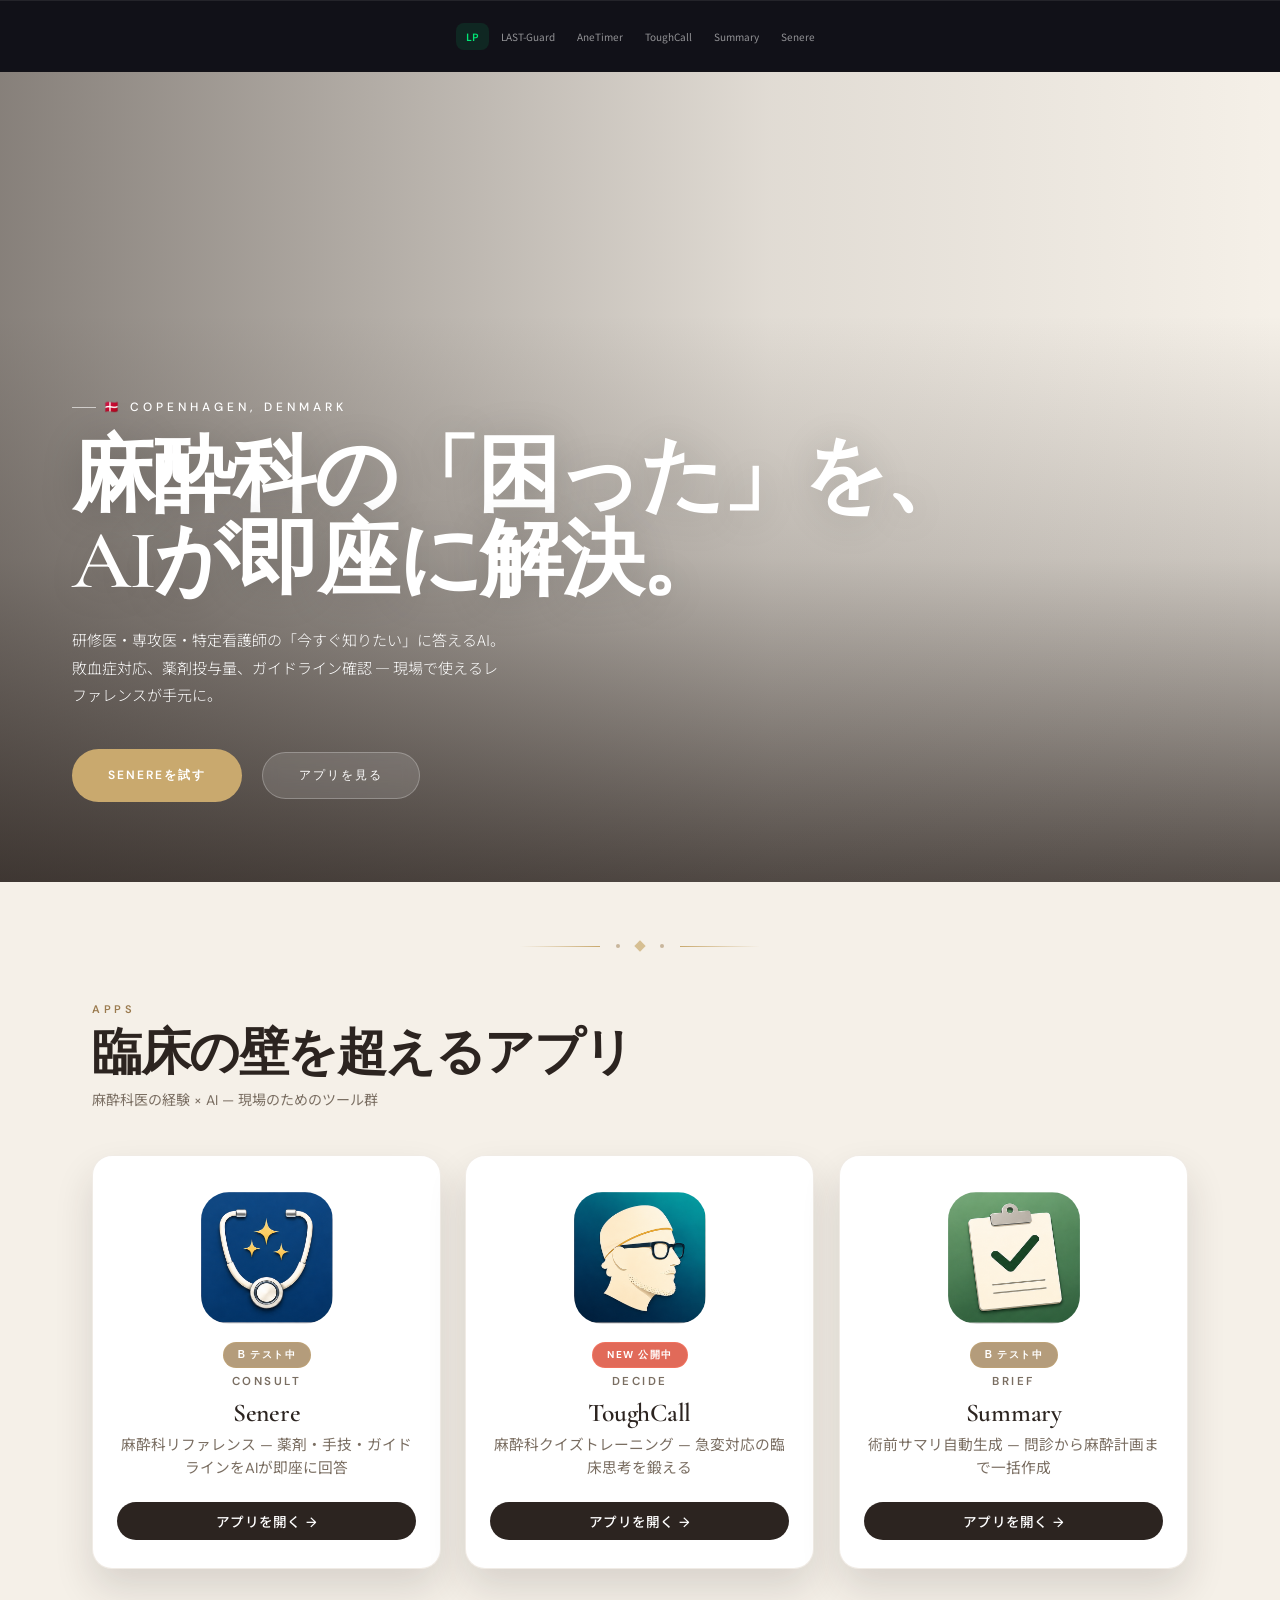
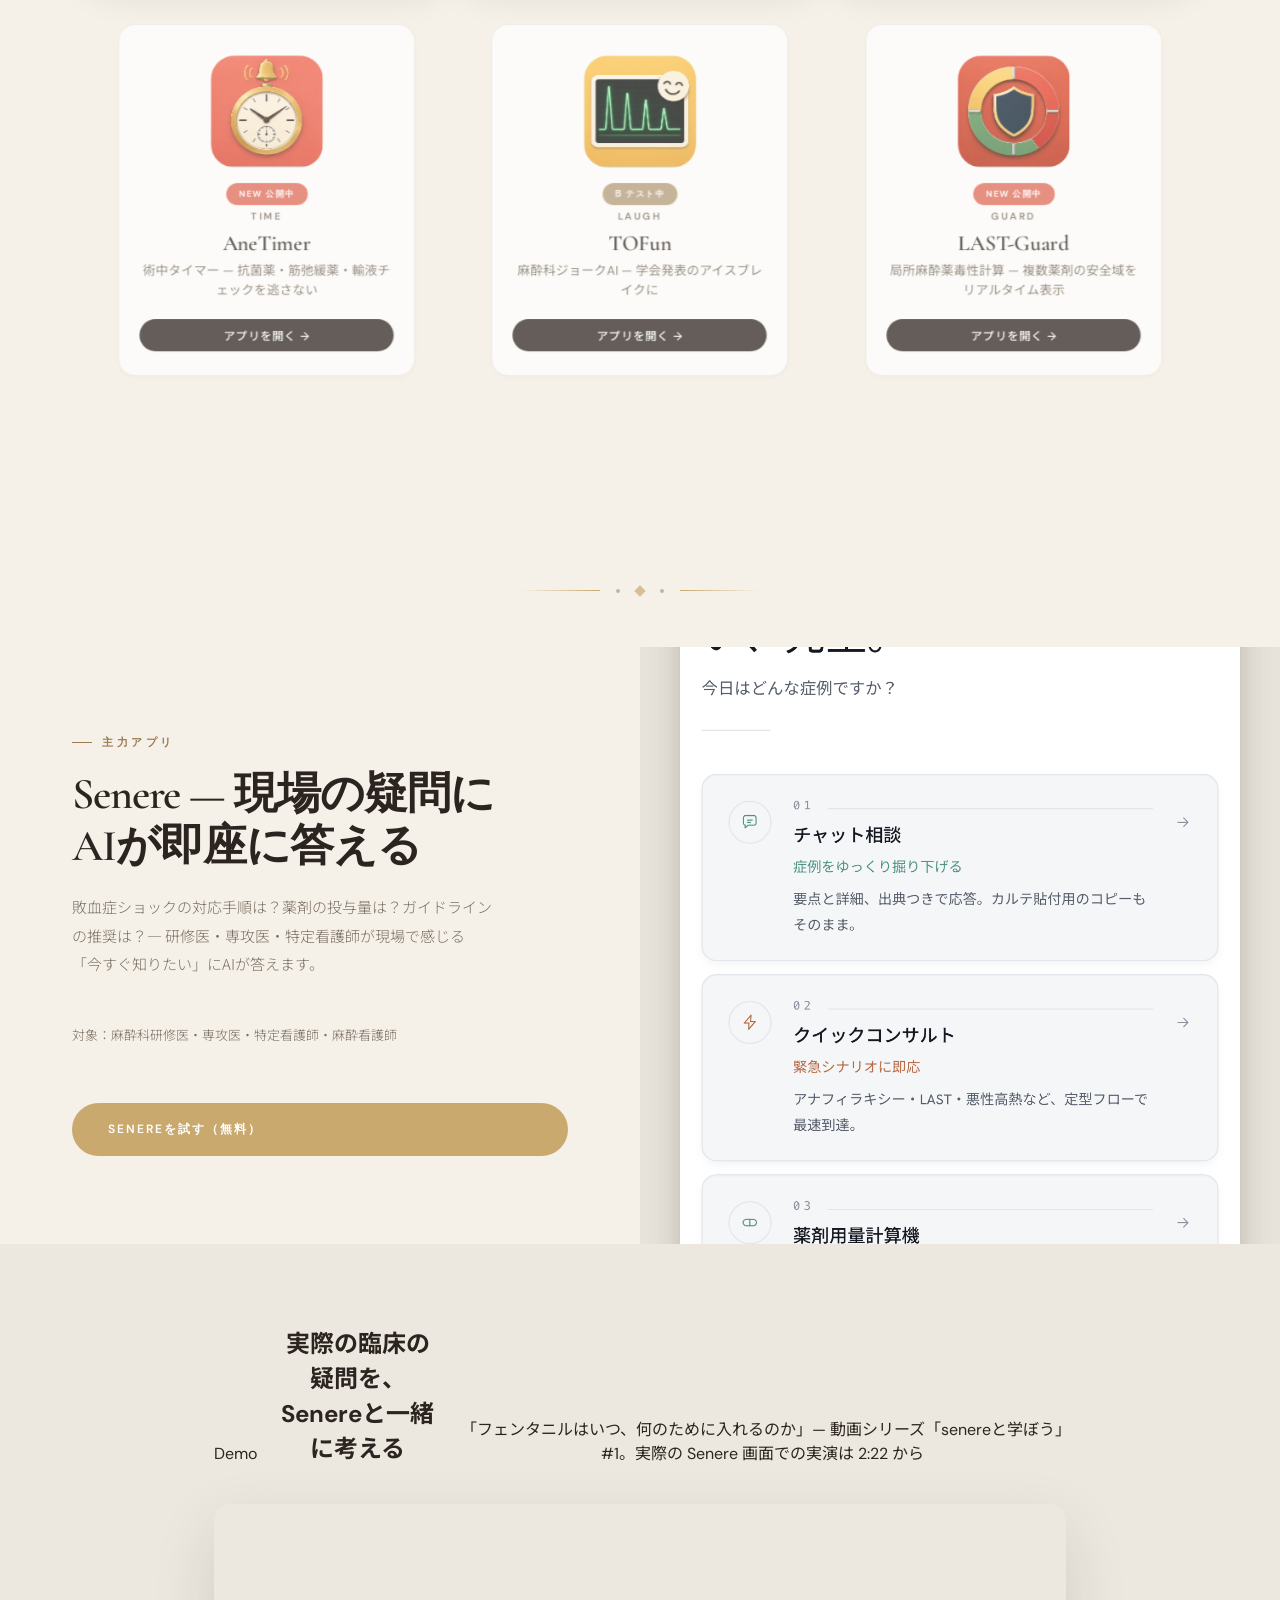
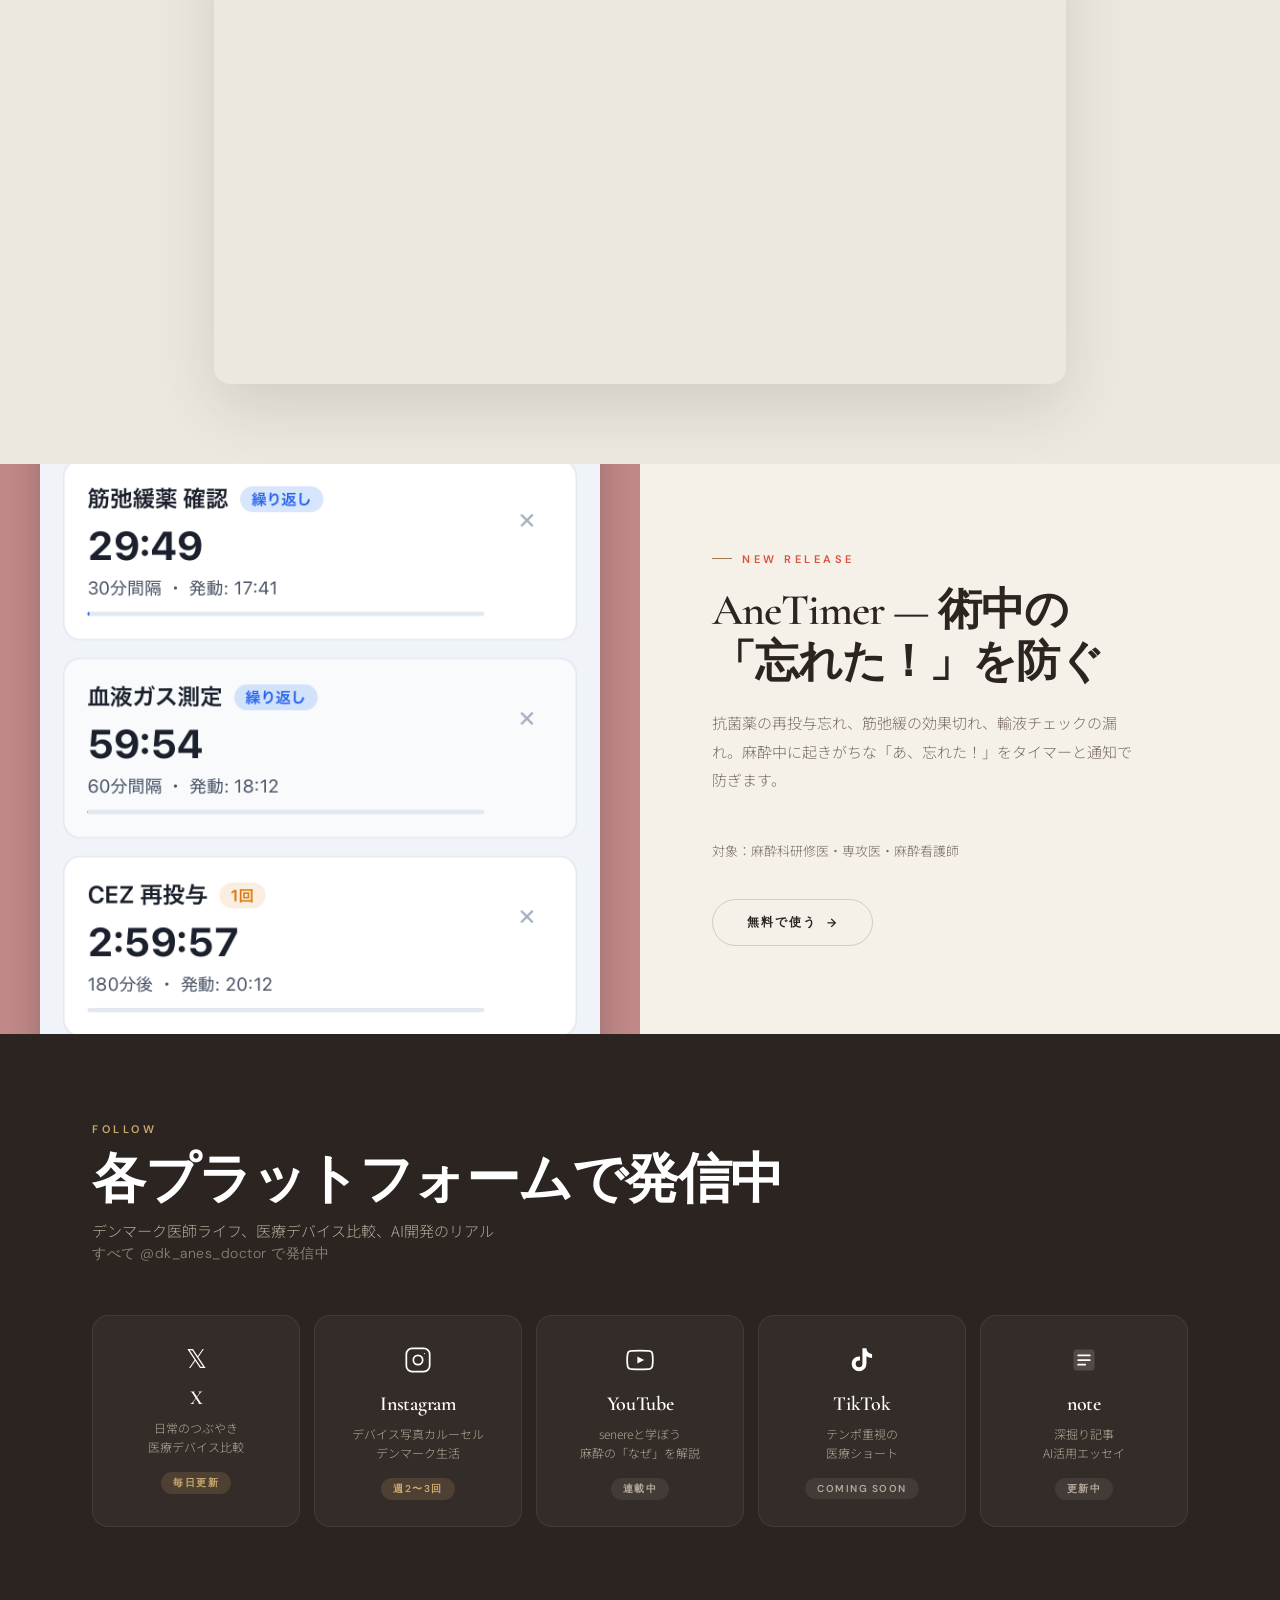
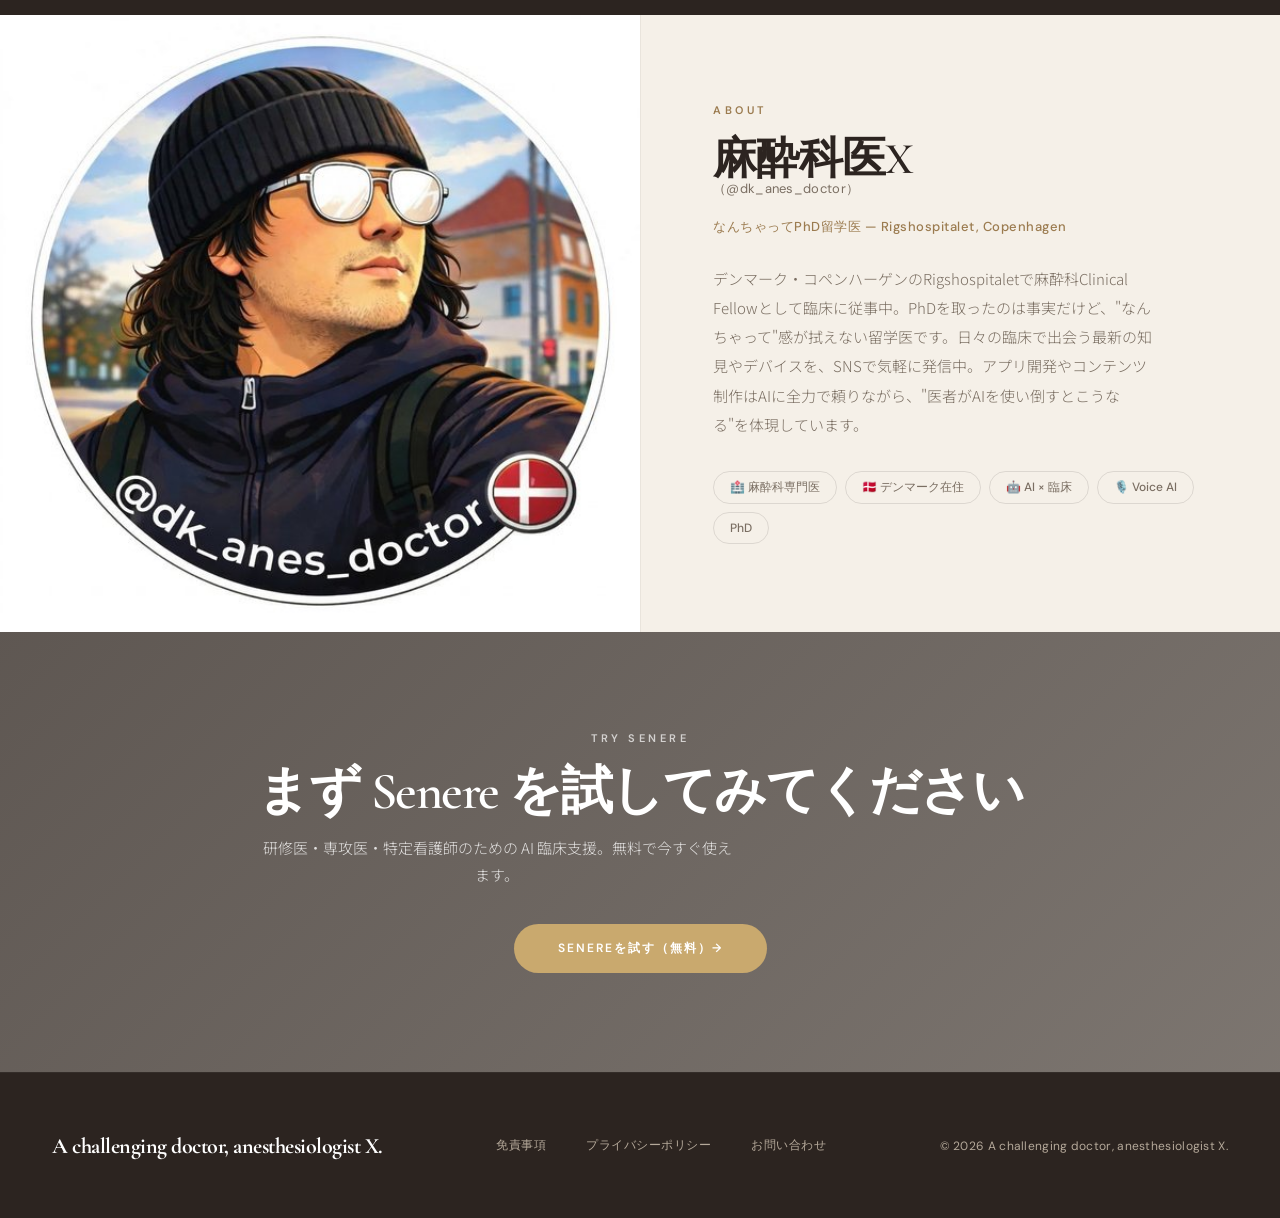
<file: index.html>
<!DOCTYPE html>
<html lang="ja">
<head>
<meta charset="UTF-8">
<meta name="viewport" content="width=device-width, initial-scale=1.0">
<title>麻酔科医Xの挑戦 — 麻酔科医 × アプリ開発者</title>
<meta name="description" content="敗血症対応・薬剤投与量・ガイドライン確認をAIが即座に回答。研修医・専攻医・特定看護師のための臨床支援アプリ「Senere」。現場で使えるAIレファレンス。">
<meta name="keywords" content="麻酔科医, AI, 医療アプリ, デンマーク, Senere, Summary, TOFun">

<!-- OGP -->
<meta property="og:type" content="website">
<meta property="og:title" content="麻酔科医Xの挑戦 — 麻酔科医 × アプリ開発者">
<meta property="og:description" content="デンマーク・Rigshospitaletで麻酔科Clinical Fellowとして臨床に従事しながら、AIを活用した臨床支援アプリを開発しています。">
<meta property="og:image" content="https://images.unsplash.com/photo-1513622470522-26c3c8a854bc?w=1200&q=80">
<meta property="og:url" content="https://anesthesiologist-lp.vercel.app">
<meta name="twitter:card" content="summary_large_image">
<meta name="twitter:site" content="@dk_anes_doctor">
<meta name="twitter:title" content="麻酔科医Xの挑戦 — 麻酔科医 × アプリ開発者">
<meta name="twitter:description" content="デンマーク・Rigshospitaletで麻酔科Clinical Fellowとして臨床に従事しながら、AIを活用した臨床支援アプリを開発しています。">
<meta name="twitter:image" content="https://images.unsplash.com/photo-1513622470522-26c3c8a854bc?w=1200&q=80">

<!-- Google Analytics -->
<script async src="https://www.googletagmanager.com/gtag/js?id=G-F0V2NKXPPV"></script>
<script>
  window.dataLayer = window.dataLayer || [];
  function gtag(){dataLayer.push(arguments);}
  gtag('js', new Date());
  gtag('config', 'G-F0V2NKXPPV');
</script>

<!-- Fonts -->
<link rel="preconnect" href="https://fonts.googleapis.com">
<link rel="preconnect" href="https://fonts.gstatic.com" crossorigin>
<link rel="preload" href="https://fonts.googleapis.com/css2?family=Cormorant+Garamond:ital,wght@0,300;0,400;0,500;0,600;0,700;1,300;1,400;1,600&family=Noto+Sans+JP:wght@300;400;500;700&family=DM+Sans:opsz,wght@9..40,300;9..40,400;9..40,500;9..40,600;9..40,700&display=swap" as="style" onload="this.rel='stylesheet'">
<noscript><link href="https://fonts.googleapis.com/css2?family=Cormorant+Garamond:ital,wght@0,300;0,400;0,500;0,600;0,700;1,300;1,400;1,600&family=Noto+Sans+JP:wght@300;400;500;700&family=DM+Sans:opsz,wght@9..40,300;9..40,400;9..40,500;9..40,600;9..40,700&display=swap" rel="stylesheet"></noscript>

<style>
/* ===================================================
   DESIGN TOKENS
=================================================== */
:root {
  --bg:           #F5F0E8;
  --bg-warm:      #EDE8DF;
  --bg-dark:      #2C2420;
  --text:         #2C2420;
  --text-sub:     #7A6E62;
  --text-light:   #B5A99A;
  --white:        #FFFFFF;
  --accent:       #9B7B4F;
  --accent-light: #C9A96E;
  --accent-pale:  #EDE0CC;

  --ease-out-expo: cubic-bezier(0.16, 1, 0.3, 1);
  --ease-in-out:   cubic-bezier(0.65, 0, 0.35, 1);
}

/* ===================================================
   RESET & BASE
=================================================== */
*, *::before, *::after {
  margin: 0;
  padding: 0;
  box-sizing: border-box;
}

/* Focus-visible ring — keyboard nav accessible */
:focus-visible {
  outline: 2px solid var(--accent);
  outline-offset: 3px;
  border-radius: 3px;
}

html {
  scroll-behavior: smooth;
}

body {
  font-family: 'DM Sans', 'Noto Sans JP', sans-serif;
  background: var(--bg);
  color: var(--text);
  -webkit-font-smoothing: antialiased;
  -moz-osx-font-smoothing: grayscale;
  overflow-x: hidden;
}

img {
  display: block;
  max-width: 100%;
}

a {
  color: inherit;
  text-decoration: none;
}

/* ===================================================
   SCROLL ANIMATIONS
=================================================== */
.reveal {
  opacity: 0;
  transform: translateY(32px);
  transition: opacity 0.8s var(--ease-out-expo), transform 0.8s var(--ease-out-expo);
}

.reveal.visible {
  opacity: 1;
  transform: translateY(0);
}

.reveal-delay-1 { transition-delay: 0.1s; }
.reveal-delay-2 { transition-delay: 0.2s; }
.reveal-delay-3 { transition-delay: 0.3s; }
.reveal-delay-4 { transition-delay: 0.4s; }

/* prefers-reduced-motion: disable all animations for vestibular users */
@media (prefers-reduced-motion: reduce) {
  .reveal {
    opacity: 1;
    transform: none;
    transition: none;
  }
  .reveal-delay-1,
  .reveal-delay-2,
  .reveal-delay-3,
  .reveal-delay-4 {
    transition-delay: 0s;
  }
  .hero-bg,
  .app-card-bg,
  .feature-image-side img,
  .profile-image-side img {
    transition: none !important;
  }
  * {
    animation-duration: 0.01ms !important;
    animation-iteration-count: 1 !important;
    transition-duration: 0.01ms !important;
    scroll-behavior: auto !important;
  }
}

/* ===================================================
   NAVIGATION
=================================================== */
nav {
  position: fixed;
  top: 0;
  left: 0;
  right: 0;
  z-index: 200;
  height: 72px;
  display: flex;
  align-items: center;
  justify-content: space-between;
  padding: 0 52px;
  background: rgba(245, 240, 232, 0.88);
  backdrop-filter: blur(24px);
  -webkit-backdrop-filter: blur(24px);
  border-bottom: 1px solid rgba(44, 36, 32, 0.07);
  transition: background 0.3s;
}

.nav-brand {
  font-family: 'Cormorant Garamond', serif;
  font-size: 24px;
  font-weight: 700;
  color: var(--text);
  letter-spacing: -0.5px;
  line-height: 1;
}

.nav-brand span {
  color: var(--accent);
}

.nav-links {
  display: flex;
  align-items: center;
  gap: 40px;
  list-style: none;
}

.nav-links a {
  font-family: 'DM Sans', sans-serif;
  font-size: 12px;
  font-weight: 500;
  color: var(--text-sub);
  text-transform: uppercase;
  letter-spacing: 2.5px;
  transition: color 0.25s;
  padding: 14px 4px;
  display: inline-flex;
  align-items: center;
}

.nav-links a:hover {
  color: var(--text);
}

.nav-cta {
  font-family: 'DM Sans', sans-serif;
  font-size: 12px;
  font-weight: 600;
  letter-spacing: 1.5px;
  text-transform: uppercase;
  padding: 10px 28px;
  background: var(--bg-dark);
  color: var(--bg);
  border-radius: 100px;
  transition: background 0.3s, transform 0.2s;
}

.nav-cta:hover {
  background: var(--accent);
  transform: translateY(-1px);
}

/* Hamburger (mobile) */
.nav-hamburger {
  display: none;
  flex-direction: column;
  gap: 5px;
  cursor: pointer;
  padding: 4px;
  background: none;
  border: none;
}

.nav-hamburger span {
  display: block;
  width: 22px;
  height: 1.5px;
  background: var(--text);
  transition: transform 0.3s, opacity 0.3s, background 0.3s;
}

/* ===================================================
   HERO — Full-bleed Unsplash photo
=================================================== */
.hero {
  position: relative;
  height: 90vh;
  min-height: 600px;
  max-height: 900px;
  display: flex;
  align-items: flex-end;
  justify-content: flex-start;
  overflow: hidden;
  margin-top: 72px;
}

.hero-bg {
  position: absolute;
  inset: 0;
  background-image: url('https://images.unsplash.com/photo-1513622470522-26c3c8a854bc?w=1600&q=80&auto=format&fit=crop');
  background-size: cover;
  background-position: center 40%;
  transform-origin: center;
  transition: transform 8s ease-out;
}

.hero-bg.loaded {
  transform: scale(1.04);
}

/* Layered gradient: bottom heavy, subtle side vignette */
.hero::after {
  content: '';
  position: absolute;
  inset: 0;
  background:
    linear-gradient(to right, rgba(44,36,32,0.55) 0%, rgba(44,36,32,0.1) 60%, transparent 100%),
    linear-gradient(to top, rgba(44,36,32,0.8) 0%, rgba(44,36,32,0.2) 40%, transparent 70%);
  z-index: 1;
}

.hero-content {
  position: relative;
  z-index: 2;
  padding: 0 72px 80px;
  max-width: 680px;
  color: var(--white);
}

.hero-eyebrow {
  font-family: 'DM Sans', sans-serif;
  font-size: 12px;
  font-weight: 500;
  letter-spacing: 4px;
  text-transform: uppercase;
  opacity: 0.75;
  margin-bottom: 20px;
  display: flex;
  align-items: center;
  gap: 8px;
}

.hero-eyebrow::before {
  content: '';
  display: block;
  width: 24px;
  height: 1px;
  background: rgba(255,255,255,0.6);
}

.hero h1 {
  font-family: 'Cormorant Garamond', serif;
  font-size: clamp(40px, 6.5vw, 88px);
  font-weight: 600;
  line-height: 1.0;
  letter-spacing: -2.5px;
  margin-bottom: 24px;
  text-shadow: 0 4px 40px rgba(0,0,0,0.18);
  white-space: nowrap;
}

.hero-sub {
  font-family: 'Noto Sans JP', sans-serif;
  font-size: 15px;
  font-weight: 300;
  line-height: 1.85;
  opacity: 0.88;
  max-width: 440px;
  margin-bottom: 40px;
}

.hero-actions {
  display: flex;
  align-items: center;
  gap: 20px;
  flex-wrap: wrap;
}

.hero-btn-primary {
  font-family: 'DM Sans', sans-serif;
  font-size: 12px;
  font-weight: 600;
  letter-spacing: 2px;
  text-transform: uppercase;
  padding: 18px 36px;
  background: var(--accent-light);
  color: var(--white);
  border-radius: 100px;
  transition: background 0.3s, color 0.3s, transform 0.3s;
}

.hero-btn-primary:hover {
  background: var(--white);
  color: var(--text);
  transform: translateY(-2px);
}


.hero-btn-ghost {
  font-family: 'DM Sans', sans-serif;
  font-size: 12px;
  font-weight: 500;
  letter-spacing: 2px;
  text-transform: uppercase;
  padding: 14px 36px;
  background: rgba(255,255,255,0.12);
  backdrop-filter: blur(8px);
  border: 1px solid rgba(255,255,255,0.25);
  color: var(--white);
  border-radius: 100px;
  transition: background 0.3s, border-color 0.3s;
}

.hero-btn-ghost:hover {
  background: rgba(255,255,255,0.22);
}

/* ===================================================
   ORNAMENTAL DIVIDER (Tivoli-inspired)
=================================================== */
.ornament-divider {
  display: flex;
  align-items: center;
  justify-content: center;
  gap: 16px;
  padding: 60px 0 52px;
}

.ornament-line {
  width: 80px;
  height: 1px;
  background: linear-gradient(to right, transparent, var(--accent-light));
}

.ornament-line.right {
  background: linear-gradient(to left, transparent, var(--accent-light));
}

.ornament-diamond {
  width: 8px;
  height: 8px;
  background: var(--accent-light);
  transform: rotate(45deg);
  opacity: 0.7;
}

.ornament-dot {
  width: 4px;
  height: 4px;
  background: var(--accent);
  border-radius: 50%;
  opacity: 0.5;
}

/* ===================================================
   SECTION WRAPPER
=================================================== */
.section-wrap {
  max-width: 1200px;
  margin: 0 auto;
  padding: 0 52px;
}

/* ===================================================
   SECTION HEADER
=================================================== */
.section-head {
  display: flex;
  align-items: flex-end;
  justify-content: space-between;
  margin-bottom: 44px;
  gap: 20px;
}

.section-head-text .eyebrow {
  font-family: 'DM Sans', sans-serif;
  font-size: 11px;
  font-weight: 600;
  letter-spacing: 3.5px;
  text-transform: uppercase;
  color: var(--accent);
  margin-bottom: 10px;
}

.section-head-text h2 {
  font-family: 'Cormorant Garamond', serif;
  font-size: clamp(32px, 4.5vw, 50px);
  font-weight: 600;
  line-height: 1.1;
  letter-spacing: -1.5px;
  color: var(--text);
}

.section-head-text .sub {
  font-size: 14px;
  color: var(--text-sub);
  margin-top: 8px;
  line-height: 1.6;
}

/* ===================================================
   APPS GRID
=================================================== */
.apps-section {
  padding-bottom: 88px;
}

.apps-grid {
  display: grid;
  grid-template-columns: repeat(3, 1fr);
  gap: 20px;
}

/* App photo card — Tivoli "Tæt på Tivoli" style */
.app-card {
  height: 420px;
  border-radius: 18px;
  overflow: hidden;
  position: relative;
  cursor: pointer;
  color: var(--white);
  display: block;
}

.app-card-bg {
  position: absolute;
  inset: 0;
  background-size: cover;
  background-position: center;
  transition: transform 0.6s var(--ease-out-expo);
}

.app-card:hover .app-card-bg {
  transform: scale(1.06);
}

/* Gradient overlay */
.app-card::after {
  content: '';
  position: absolute;
  inset: 0;
  background: linear-gradient(180deg, transparent 25%, rgba(30, 22, 18, 0.9) 100%);
  z-index: 1;
  transition: opacity 0.4s;
}

.app-card:hover::after {
  opacity: 0.85;
}

.app-card-content {
  position: absolute;
  bottom: 0;
  left: 0;
  right: 0;
  padding: 28px 26px;
  z-index: 2;
}

.app-card h3 {
  font-family: 'Cormorant Garamond', serif;
  font-size: 28px;
  font-weight: 600;
  letter-spacing: -0.5px;
  margin-bottom: 6px;
  line-height: 1.1;
}

.app-card p {
  font-size: 13px;
  line-height: 1.55;
  opacity: 0.82;
}

.app-card-arrow {
  position: absolute;
  bottom: 28px;
  right: 26px;
  z-index: 2;
  width: 36px;
  height: 36px;
  border-radius: 50%;
  background: rgba(255,255,255,0.15);
  backdrop-filter: blur(8px);
  display: flex;
  align-items: center;
  justify-content: center;
  font-size: 14px;
  opacity: 0;
  transform: translateX(-8px);
  transition: opacity 0.3s, transform 0.3s;
}

.app-card:hover .app-card-arrow {
  opacity: 1;
  transform: translateX(0);
}

.app-badge {
  position: absolute;
  top: 20px;
  left: 20px;
  z-index: 2;
  font-family: 'DM Sans', sans-serif;
  font-size: 10px;
  font-weight: 600;
  letter-spacing: 1.5px;
  text-transform: uppercase;
  padding: 5px 14px;
  border-radius: 100px;
  backdrop-filter: blur(10px);
  -webkit-backdrop-filter: blur(10px);
}

.badge-beta {
  background: rgba(155, 123, 79, 0.75);
  border: 1px solid rgba(201, 169, 110, 0.4);
  color: #fff;
}

.badge-soon {
  background: rgba(255,255,255,0.15);
  border: 1px solid rgba(255,255,255,0.2);
  color: rgba(255,255,255,0.9);
}

.badge-new {
  background: rgba(220, 80, 60, 0.85);
  border: 1px solid rgba(255, 120, 100, 0.5);
  color: #fff;
  font-weight: 700;
  animation: pulse-badge 2s infinite;
}

@keyframes pulse-badge {
  0%, 100% { box-shadow: 0 0 0 0 rgba(220,80,60,0.4); }
  50% { box-shadow: 0 0 0 6px rgba(220,80,60,0); }
}

/* (carousel dots removed — grid layout used instead) */
.carousel-dot-placeholder {
  display: none;
}

/* ===================================================
   FEATURE SECTIONS — 2-col alternating
=================================================== */
.feature-section {
  display: grid;
  grid-template-columns: 1fr 1fr;
  min-height: 560px;
  overflow: hidden;
}

.feature-section + .feature-section {
  border-top: 1px solid rgba(44,36,32,0.06);
}

.feature-text-side {
  padding: 88px 72px;
  display: flex;
  flex-direction: column;
  justify-content: center;
  background: var(--bg);
}

.feature-text-side .eyebrow {
  font-family: 'DM Sans', sans-serif;
  font-size: 11px;
  font-weight: 600;
  letter-spacing: 3.5px;
  text-transform: uppercase;
  color: var(--accent);
  margin-bottom: 18px;
  display: flex;
  align-items: center;
  gap: 10px;
}

.feature-text-side .eyebrow::before {
  content: '';
  width: 20px;
  height: 1px;
  background: var(--accent);
  display: block;
}

.feature-text-side h2 {
  font-family: 'Cormorant Garamond', serif;
  font-size: clamp(30px, 3.5vw, 44px);
  font-weight: 600;
  line-height: 1.2;
  letter-spacing: -1px;
  margin-bottom: 20px;
  color: var(--text);
}

.feature-text-side p {
  font-size: 15px;
  color: var(--text-sub);
  line-height: 1.9;
  margin-bottom: 36px;
  max-width: 420px;
  font-family: 'Noto Sans JP', sans-serif;
  font-weight: 300;
}

.feature-cta-link {
  display: inline-flex;
  align-items: center;
  gap: 10px;
  font-family: 'DM Sans', sans-serif;
  font-size: 12px;
  font-weight: 600;
  letter-spacing: 2px;
  text-transform: uppercase;
  padding: 14px 34px;
  border: 1.5px solid rgba(44,36,32,0.18);
  border-radius: 100px;
  color: var(--text);
  width: fit-content;
  transition: background 0.3s, color 0.3s, border-color 0.3s;
}

.feature-cta-link:hover {
  background: var(--text);
  color: var(--bg);
  border-color: var(--text);
}

.feature-cta-link .arrow {
  transition: transform 0.3s;
}

.feature-cta-link:hover .arrow {
  transform: translateX(4px);
}

.feature-image-side {
  position: relative;
  overflow: hidden;
  background: var(--bg-warm);
}

.feature-image-side img {
  position: absolute;
  inset: 0;
  width: 100%;
  height: 100%;
  object-fit: cover;
  object-position: top center;
  transition: transform 0.8s var(--ease-out-expo);
}

.feature-section:hover .feature-image-side img {
  transform: scale(1.03);
}

/* Screenshot frame treatment */
.feature-image-side .screenshot-frame {
  position: absolute;
  inset: 0;
  display: flex;
  align-items: center;
  justify-content: center;
  padding: 40px;
  background: var(--bg-warm);
}

.feature-image-side .screenshot-frame img {
  position: relative;
  inset: auto;
  width: 100%;
  height: auto;
  max-height: none;
  object-fit: cover;
  object-position: center;
  border-radius: 20px;
  box-shadow: 0 24px 60px rgba(44,36,32,0.2), 0 4px 16px rgba(44,36,32,0.1);
  transition: transform 0.6s var(--ease-out-expo);
}

.feature-section:hover .screenshot-frame img {
  transform: translateY(-8px);
}

/* ===================================================
   SNS SECTION — Dark
=================================================== */
.sns-section {
  background: var(--bg-dark);
  padding: 88px 0;
}

.sns-inner {
  max-width: 1200px;
  margin: 0 auto;
  padding: 0 52px;
}

.sns-header {
  margin-bottom: 52px;
}

.sns-header .eyebrow {
  font-family: 'DM Sans', sans-serif;
  font-size: 11px;
  font-weight: 600;
  letter-spacing: 3.5px;
  text-transform: uppercase;
  color: var(--accent-light);
  margin-bottom: 14px;
}

.sns-header h2 {
  font-family: 'Cormorant Garamond', serif;
  font-size: clamp(36px, 5vw, 54px);
  font-weight: 600;
  letter-spacing: -1.5px;
  color: var(--white);
  line-height: 1.1;
  margin-bottom: 10px;
}

.sns-header p {
  font-size: 15px;
  color: var(--text-light);
  font-family: 'Noto Sans JP', sans-serif;
  font-weight: 300;
}

.sns-grid {
  display: grid;
  grid-template-columns: repeat(5, 1fr);
  gap: 14px;
}

.sns-card {
  background: rgba(255,255,255,0.04);
  border: 1px solid rgba(255,255,255,0.07);
  border-radius: 16px;
  padding: 30px 18px 26px;
  text-align: center;
  color: var(--white);
  transition: background 0.35s var(--ease-out-expo), border-color 0.35s var(--ease-out-expo), transform 0.35s var(--ease-out-expo);
  cursor: pointer;
  position: relative;
  overflow: hidden;
}

.sns-card::before {
  content: '';
  position: absolute;
  top: 0;
  left: 0;
  right: 0;
  height: 2px;
  background: linear-gradient(to right, var(--accent), var(--accent-light));
  opacity: 0;
  transition: opacity 0.3s;
}

.sns-card:hover {
  background: rgba(255,255,255,0.09);
  border-color: rgba(255,255,255,0.13);
  transform: translateY(-6px);
}

.sns-card:hover::before {
  opacity: 1;
}

.sns-card-icon {
  font-size: 26px;
  margin-bottom: 14px;
  line-height: 1;
}

.sns-card-name {
  font-family: 'Cormorant Garamond', serif;
  font-size: 20px;
  font-weight: 600;
  letter-spacing: -0.3px;
  margin-bottom: 8px;
}

.sns-card-desc {
  font-size: 12px;
  color: var(--text-light);
  line-height: 1.6;
  margin-bottom: 14px;
  font-family: 'Noto Sans JP', sans-serif;
  font-weight: 300;
}

.sns-card-freq {
  display: inline-block;
  font-family: 'DM Sans', sans-serif;
  font-size: 10px;
  font-weight: 600;
  letter-spacing: 1.5px;
  text-transform: uppercase;
  padding: 4px 12px;
  border-radius: 100px;
  background: rgba(255,255,255,0.07);
  color: var(--text-light);
}

.sns-card.active-platform .sns-card-freq {
  background: rgba(155, 123, 79, 0.25);
  color: var(--accent-light);
}

/* ===================================================
   PROFILE SECTION
=================================================== */
.profile-section {
  display: grid;
  grid-template-columns: 1fr 1fr;
  min-height: 520px;
  overflow: hidden;
}

.profile-image-side {
  position: relative;
  overflow: hidden;
  background: var(--bg-warm);
}

.profile-image-side img {
  position: absolute;
  inset: 0;
  width: 100%;
  height: 100%;
  object-fit: cover;
  object-position: top center;
  transition: transform 0.8s var(--ease-out-expo);
}

.profile-section:hover .profile-image-side img {
  transform: scale(1.03);
}

.profile-content-side {
  padding: 88px 72px;
  display: flex;
  flex-direction: column;
  justify-content: center;
  background: var(--bg);
  border-left: 1px solid rgba(44,36,32,0.06);
}

.profile-content-side .eyebrow {
  font-family: 'DM Sans', sans-serif;
  font-size: 11px;
  font-weight: 600;
  letter-spacing: 3.5px;
  text-transform: uppercase;
  color: var(--accent);
  margin-bottom: 18px;
}

.profile-content-side h2 {
  font-family: 'Cormorant Garamond', serif;
  font-size: 44px;
  font-weight: 600;
  letter-spacing: -1px;
  color: var(--text);
  margin-bottom: 4px;
  line-height: 1.1;
}

.profile-role {
  font-family: 'DM Sans', sans-serif;
  font-size: 13px;
  font-weight: 500;
  color: var(--accent);
  margin-bottom: 28px;
  letter-spacing: 0.5px;
}

.profile-bio {
  font-size: 15px;
  color: var(--text-sub);
  line-height: 1.95;
  margin-bottom: 32px;
  max-width: 440px;
  font-family: 'Noto Sans JP', sans-serif;
  font-weight: 300;
}

.profile-tags {
  display: flex;
  flex-wrap: wrap;
  gap: 8px;
}

.profile-tag {
  font-family: 'DM Sans', sans-serif;
  font-size: 12px;
  font-weight: 500;
  padding: 7px 16px;
  border-radius: 100px;
  border: 1px solid rgba(44,36,32,0.12);
  color: var(--text-sub);
  transition: border-color 0.25s, color 0.25s;
}

.profile-tag:hover {
  border-color: var(--accent);
  color: var(--accent);
}

/* ===================================================
   CTA FULL-BLEED
=================================================== */
.cta-section {
  position: relative;
  height: 440px;
  display: flex;
  align-items: center;
  justify-content: center;
  text-align: center;
  overflow: hidden;
}

.cta-bg {
  position: absolute;
  inset: 0;
  background-image: url('https://images.unsplash.com/photo-1448697138198-9aa6d0d84bf4?w=1600&q=80&auto=format&fit=crop');
  background-size: cover;
  background-position: center 60%;
  transition: transform 0.8s var(--ease-out-expo);
}

.cta-section:hover .cta-bg {
  transform: scale(1.02);
}

.cta-overlay {
  position: absolute;
  inset: 0;
  background: linear-gradient(135deg, rgba(44,36,32,0.75) 0%, rgba(44,36,32,0.6) 100%);
  z-index: 1;
}

.cta-content {
  position: relative;
  z-index: 2;
  color: var(--white);
  padding: 0 24px;
}

.cta-content .eyebrow {
  font-family: 'DM Sans', sans-serif;
  font-size: 11px;
  font-weight: 600;
  letter-spacing: 3.5px;
  text-transform: uppercase;
  opacity: 0.7;
  margin-bottom: 18px;
}

.cta-content h2 {
  font-family: 'Cormorant Garamond', serif;
  font-size: clamp(36px, 5vw, 52px);
  font-weight: 600;
  letter-spacing: -1.5px;
  margin-bottom: 14px;
  line-height: 1.1;
}

.cta-content p {
  font-size: 15px;
  opacity: 0.8;
  margin-bottom: 36px;
  max-width: 480px;
  font-family: 'Noto Sans JP', sans-serif;
  font-weight: 300;
  line-height: 1.8;
}

.cta-btn {
  display: inline-block;
  font-family: 'DM Sans', sans-serif;
  font-size: 12px;
  font-weight: 600;
  letter-spacing: 2px;
  text-transform: uppercase;
  padding: 16px 44px;
  background: var(--accent-light);
  color: var(--white);
  border-radius: 100px;
  transition: background 0.3s, color 0.3s, transform 0.3s, box-shadow 0.3s;
}

.cta-btn:hover {
  background: var(--white);
  color: var(--text);
  transform: translateY(-2px);
  box-shadow: 0 12px 32px rgba(0,0,0,0.2);
}

/* ===================================================
   FOOTER
=================================================== */
footer {
  background: var(--bg-dark);
  padding: 52px;
  display: flex;
  align-items: center;
  justify-content: space-between;
  flex-wrap: wrap;
  gap: 24px;
  border-top: 1px solid rgba(255,255,255,0.04);
}

.footer-brand {
  font-family: 'Cormorant Garamond', serif;
  font-size: 22px;
  font-weight: 700;
  color: var(--white);
  letter-spacing: -0.5px;
}

.footer-links {
  display: flex;
  align-items: center;
  gap: 32px;
  list-style: none;
  flex-wrap: wrap;
}

.footer-links a {
  font-family: 'DM Sans', sans-serif;
  font-size: 12px;
  color: var(--text-light);
  transition: color 0.25s;
  letter-spacing: 0.5px;
  padding: 12px 4px;
  display: inline-flex;
  align-items: center;
}

.footer-links a:hover {
  color: var(--white);
}

.footer-copy {
  font-family: 'DM Sans', sans-serif;
  font-size: 12px;
  color: var(--text-light);
  letter-spacing: 0.3px;
}

/* ===================================================
   RESPONSIVE: TABLET (max 960px)
=================================================== */
@media (max-width: 960px) {
  nav {
    padding: 0 28px;
  }

  .nav-links {
    display: none;
  }

  .nav-hamburger {
    display: flex;
  }

  .hero-content {
    padding: 0 36px 64px;
  }

  .hero h1 {
    letter-spacing: -1.5px;
    white-space: normal;
  }

  .section-wrap {
    padding: 0 28px;
  }

  .apps-section {
    padding-bottom: 64px;
  }

  .section-head {
    flex-direction: column;
    align-items: flex-start;
    margin-bottom: 32px;
  }

  .feature-section {
    grid-template-columns: 1fr;
    min-height: auto;
  }

  .feature-image-side {
    height: 360px;
    order: -1;
  }

  .feature-text-side {
    padding: 52px 36px;
  }

  .profile-section {
    grid-template-columns: 1fr;
    min-height: auto;
  }

  .profile-image-side {
    height: 380px;
  }

  .profile-content-side {
    padding: 52px 36px;
    border-left: none;
    border-top: 1px solid rgba(44,36,32,0.06);
  }

  .sns-section {
    padding: 68px 0;
  }

  .sns-inner {
    padding: 0 28px;
  }

  .sns-grid {
    grid-template-columns: repeat(3, 1fr);
    gap: 12px;
  }

  .cta-section {
    height: 380px;
  }

  footer {
    padding: 40px 28px;
    flex-direction: column;
    text-align: center;
    gap: 20px;
  }

  .footer-links {
    justify-content: center;
  }

  .apps-grid {
    grid-template-columns: repeat(2, 1fr);
    gap: 16px;
  }

  .app-card {
    height: 360px;
  }
}

/* ===================================================
   RESPONSIVE: MOBILE (max 600px)
=================================================== */
@media (max-width: 600px) {
  .hero {
    height: 80vh;
    min-height: 520px;
    align-items: flex-end;
    justify-content: flex-start;
  }

  .hero-content {
    padding: 0 24px 52px;
  }

  .hero h1 {
    letter-spacing: -1px;
    white-space: normal;
  }

  .hero-actions {
    flex-direction: column;
    align-items: flex-start;
  }

  .hero-btn-primary,
  .hero-btn-ghost {
    width: 100%;
    text-align: center;
    justify-content: center;
  }

  .section-wrap {
    padding: 0 20px;
  }

  .apps-section {
    padding-bottom: 48px;
  }

  .sns-section {
    padding: 52px 0;
  }

  .sns-grid {
    grid-template-columns: 1fr 1fr;
    gap: 10px;
  }

  .sns-grid .sns-card:last-child {
    grid-column: span 2;
  }

  .feature-text-side {
    padding: 44px 20px;
  }

  .feature-text-side p {
    max-width: 100%;
  }

  .profile-content-side {
    padding: 44px 20px;
  }

  .profile-bio {
    max-width: 100%;
  }

  .cta-content p {
    max-width: 100%;
  }

  .apps-grid {
    grid-template-columns: 1fr;
    gap: 14px;
  }

  .app-card {
    height: 360px;
  }

  .ornament-line {
    width: 40px;
  }
}

/* ===================================================
   SCANDINAVIAN REDESIGN — Icon-based cards (2026-04-28)
=================================================== */

/* Uniform grid — auto-extends to N apps in 3 columns */
.featured-grid {
  display: grid;
  grid-template-columns: repeat(3, 1fr);
  gap: 24px;
  margin-bottom: 32px;
}
.featured-card {
  /* Row-swap weight: 0 = compact / 1 = featured. JS updates per row. */
  --row-weight: 0.5;
  background: var(--white);
  border: 1px solid rgba(155, 123, 79, 0.15);
  border-radius: 20px;
  padding: 36px 24px 28px;
  text-align: center;
  display: flex;
  flex-direction: column;
  text-decoration: none;
  color: inherit;
  /* scale 0.85 (compact) to 1.0 (featured) */
  transform: scale(calc(0.85 + var(--row-weight) * 0.15));
  /* fade slightly when compact */
  opacity: calc(0.72 + var(--row-weight) * 0.28);
  /* shadow deepens with weight */
  box-shadow:
    0 calc(2px + var(--row-weight) * 18px)
    calc(8px + var(--row-weight) * 30px)
    rgba(44, 36, 32, calc(0.04 + var(--row-weight) * 0.10));
  z-index: calc(1 + var(--row-weight) * 4);
  position: relative;
  transform-origin: center center;
  transition: transform 0.55s var(--ease-out-expo),
              opacity 0.45s var(--ease-out-expo),
              box-shadow 0.4s var(--ease-out-expo);
  will-change: transform, opacity;
}
.featured-card:hover {
  transform: scale(calc(0.89 + var(--row-weight) * 0.15));
  opacity: 1;
  z-index: 10;
}
@media (prefers-reduced-motion: reduce) {
  .featured-card {
    --row-weight: 1 !important;
    transform: none !important;
    opacity: 1 !important;
    transition: none !important;
  }
}
.featured-icon {
  width: 132px;
  height: 132px;
  margin: 0 auto 18px;
  border-radius: 28px;
  display: block;
}
.cat-label {
  display: inline-block;
  font-family: 'DM Sans', monospace;
  font-size: 0.72rem;
  font-weight: 600;
  letter-spacing: 0.22em;
  text-transform: uppercase;
  color: var(--text-sub);
  margin-bottom: 8px;
}
.featured-card h3 {
  font-family: 'Cormorant Garamond', serif;
  font-size: 1.6rem;
  font-weight: 600;
  margin-bottom: 6px;
  letter-spacing: -0.01em;
}
.featured-card p {
  font-size: 0.92rem;
  color: var(--text-sub);
  margin-bottom: 22px;
  flex: 1;
  min-height: 44px;
  line-height: 1.55;
}
.featured-badge-row {
  min-height: 24px;
  margin-bottom: 6px;
}
.featured-badge-row .app-badge {
  position: static;
  display: inline-block;
}
.featured-cta {
  display: inline-block;
  margin-top: auto;
  padding: 9px 20px;
  background: var(--text);
  color: var(--white);
  border-radius: 100px;
  font-size: 0.85rem;
  font-weight: 500;
  letter-spacing: 0.02em;
  transition: background 0.2s, transform 0.2s;
}
.featured-cta:hover {
  background: var(--accent);
  transform: translateY(-1px);
}

/* Compact horizontal cards */
.compact-grid {
  display: grid;
  grid-template-columns: repeat(3, 1fr);
  gap: 16px;
}
.compact-card {
  background: var(--white);
  border: 1px solid rgba(155, 123, 79, 0.15);
  border-radius: 16px;
  padding: 18px;
  display: flex;
  gap: 16px;
  align-items: center;
  text-decoration: none;
  color: inherit;
  transition: transform 0.3s var(--ease-out-expo), box-shadow 0.3s var(--ease-out-expo);
  box-shadow: 0 1px 3px rgba(44, 36, 32, 0.04);
}
.compact-card:hover {
  transform: translateY(-2px);
  box-shadow: 0 12px 28px rgba(44, 36, 32, 0.08);
}
.compact-icon {
  width: 72px;
  height: 72px;
  border-radius: 16px;
  flex-shrink: 0;
}
.compact-body { flex: 1; min-width: 0; }
.compact-body .cat-label { margin-bottom: 2px; }
.compact-body h4 {
  font-family: 'Cormorant Garamond', serif;
  font-size: 1.25rem;
  font-weight: 600;
  margin-bottom: 4px;
  letter-spacing: -0.01em;
}
.compact-body p {
  font-size: 0.82rem;
  color: var(--text-sub);
  line-height: 1.45;
}

/* Hero floating icons */
.hero-icons {
  display: flex;
  justify-content: center;
  gap: 14px;
  flex-wrap: wrap;
  margin-top: 32px;
}
.hero-icons img {
  width: 72px;
  height: 72px;
  border-radius: 16px;
  box-shadow: 0 6px 18px rgba(44, 36, 32, 0.15);
  transition: transform 0.3s var(--ease-out-expo);
}
.hero-icons img:nth-child(1) { transform: rotate(-2deg) translateY(-2px); }
.hero-icons img:nth-child(2) { transform: rotate(2deg)  translateY(3px); }
.hero-icons img:nth-child(3) { transform: rotate(-1deg) translateY(-3px); }
.hero-icons img:nth-child(4) { transform: rotate(2deg)  translateY(2px); }
.hero-icons img:nth-child(5) { transform: rotate(-2deg) translateY(-2px); }
.hero-icons img:nth-child(6) { transform: rotate(1deg)  translateY(3px); }
.hero-icons img:hover { transform: rotate(0deg) translateY(-6px); }

@media (max-width: 768px) {
  .featured-grid { grid-template-columns: 1fr; gap: 16px; }
  .compact-grid { grid-template-columns: 1fr; gap: 12px; }
  .featured-icon { width: 116px; height: 116px; }
  .hero-icons img { width: 56px; height: 56px; border-radius: 13px; gap: 10px; }
}
</style>
</head>
<body>

<!-- ================================================
  NAVIGATION
================================================ -->
<nav id="main-nav">
  <a href="#" class="nav-brand"><span>@dk_anes_doctor</span></a>
  <ul class="nav-links">
    <li><a href="#apps">Apps</a></li>
    <li><a href="#sns">SNS</a></li>
    <li><a href="#about">About</a></li>
    <li><a href="https://senere-next-production.up.railway.app/" target="_blank" rel="noopener" class="nav-cta"
        onclick="gtag('event','click',{event_category:'nav',event_label:'senare_open'})">Senereを試す</a></li>
  </ul>
  <button class="nav-hamburger" aria-label="メニュー" id="hamburger">
    <span></span><span></span><span></span>
  </button>
</nav>

<!-- ================================================
  HERO — Full-bleed Copenhagen photo
================================================ -->
<section class="hero" id="hero">
  <div class="hero-bg" id="hero-bg"></div>

  <div class="hero-content">
    <div class="hero-eyebrow reveal">🇩🇰 Copenhagen, Denmark</div>
    <h1 class="reveal reveal-delay-1">麻酔科の「困った」を、<br>AIが即座に解決。</h1>
    <p class="hero-sub reveal reveal-delay-2">研修医・専攻医・特定看護師の「今すぐ知りたい」に答えるAI。敗血症対応、薬剤投与量、ガイドライン確認 — 現場で使えるレファレンスが手元に。</p>
    <div class="hero-actions reveal reveal-delay-3">
      <a href="https://senere-next-production.up.railway.app/" target="_blank" rel="noopener" class="hero-btn-primary"
         onclick="gtag('event','click',{event_category:'hero',event_label:'senere_open'})">Senereを試す</a>
      <a href="#apps" class="hero-btn-ghost">アプリを見る</a>
    </div>
  </div>
</section>

<!-- Ornamental divider -->
<div class="ornament-divider" aria-hidden="true">
  <div class="ornament-line"></div>
  <div class="ornament-dot"></div>
  <div class="ornament-diamond"></div>
  <div class="ornament-dot"></div>
  <div class="ornament-line right"></div>
</div>

<!-- ================================================
  APPS — 3-column grid
================================================ -->
<section class="apps-section" id="apps">
  <div class="section-wrap">
    <div class="section-head reveal">
      <div class="section-head-text">
        <div class="eyebrow">Apps</div>
        <h2>臨床の壁を超えるアプリ</h2>
        <p class="sub">麻酔科医の経験 × AI — 現場のためのツール群</p>
      </div>
    </div>

    <!-- Apps grid (uniform; spotlight follows scroll center) -->
    <div class="featured-grid reveal reveal-delay-1" data-spotlight-grid>

      <a class="featured-card" href="https://senere-next-production.up.railway.app/?utm_source=lp&utm_medium=card&utm_campaign=anesthesiologist_portfolio&utm_content=senere" target="_blank" rel="noopener"
         onclick="gtag('event','click',{event_category:'apps',event_label:'senere'})">
        <img src="images/icons/senere.png" alt="" class="featured-icon">
        <div class="featured-badge-row"><span class="app-badge badge-beta">β テスト中</span></div>
        <span class="cat-label">Consult</span>
        <h3>Senere</h3>
        <p>麻酔科リファレンス — 薬剤・手技・ガイドラインをAIが即座に回答</p>
        <span class="featured-cta">アプリを開く →</span>
      </a>

      <a class="featured-card" href="https://toughcall.vercel.app/?utm_source=lp&utm_medium=card&utm_campaign=anesthesiologist_portfolio&utm_content=toughcall" target="_blank" rel="noopener"
         onclick="gtag('event','click',{event_category:'apps',event_label:'toughcall'})">
        <img src="images/icons/toughcall.png" alt="" class="featured-icon">
        <div class="featured-badge-row"><span class="app-badge badge-new">NEW 公開中</span></div>
        <span class="cat-label">Decide</span>
        <h3>ToughCall</h3>
        <p>麻酔科クイズトレーニング — 急変対応の臨床思考を鍛える</p>
        <span class="featured-cta">アプリを開く →</span>
      </a>

      <a class="featured-card" href="https://summary-rho-tan.vercel.app/?utm_source=lp&utm_medium=card&utm_campaign=anesthesiologist_portfolio&utm_content=summary" target="_blank" rel="noopener"
         onclick="gtag('event','click',{event_category:'apps',event_label:'summary'})">
        <img src="images/icons/summary.png" alt="" class="featured-icon">
        <div class="featured-badge-row"><span class="app-badge badge-beta">β テスト中</span></div>
        <span class="cat-label">Brief</span>
        <h3>Summary</h3>
        <p>術前サマリ自動生成 — 問診から麻酔計画まで一括作成</p>
        <span class="featured-cta">アプリを開く →</span>
      </a>

      <a class="featured-card" href="https://ane-timer.vercel.app/?utm_source=lp&utm_medium=card&utm_campaign=anesthesiologist_portfolio&utm_content=anetimer" target="_blank" rel="noopener"
         onclick="gtag('event','click',{event_category:'apps',event_label:'ane-timer'})">
        <img src="images/icons/anetimer.png" alt="" class="featured-icon">
        <div class="featured-badge-row"><span class="app-badge badge-new">NEW 公開中</span></div>
        <span class="cat-label">Time</span>
        <h3>AneTimer</h3>
        <p>術中タイマー — 抗菌薬・筋弛緩薬・輸液チェックを逃さない</p>
        <span class="featured-cta">アプリを開く →</span>
      </a>

      <a class="featured-card" href="https://joke-app-production.up.railway.app/?utm_source=lp&utm_medium=card&utm_campaign=anesthesiologist_portfolio&utm_content=tofun" target="_blank" rel="noopener"
         onclick="gtag('event','click',{event_category:'apps',event_label:'tofun'})">
        <img src="images/icons/tofun.png" alt="" class="featured-icon">
        <div class="featured-badge-row"><span class="app-badge badge-beta">β テスト中</span></div>
        <span class="cat-label">Laugh</span>
        <h3>TOFun</h3>
        <p>麻酔科ジョークAI — 学会発表のアイスブレイクに</p>
        <span class="featured-cta">アプリを開く →</span>
      </a>

      <a class="featured-card" href="https://japansk-taka.github.io/last-guard/?utm_source=lp&utm_medium=card&utm_campaign=anesthesiologist_portfolio&utm_content=lastguard" target="_blank" rel="noopener"
         onclick="gtag('event','click',{event_category:'apps',event_label:'last-guard'})">
        <img src="images/icons/lastguard.png" alt="" class="featured-icon">
        <div class="featured-badge-row"><span class="app-badge badge-new">NEW 公開中</span></div>
        <span class="cat-label">Guard</span>
        <h3>LAST-Guard</h3>
        <p>局所麻酔薬毒性計算 — 複数薬剤の安全域をリアルタイム表示</p>
        <span class="featured-cta">アプリを開く →</span>
      </a>

    </div>

  </div><!-- /section-wrap -->
</section>

<!-- Ornamental divider -->
<div class="ornament-divider" aria-hidden="true">
  <div class="ornament-line"></div>
  <div class="ornament-dot"></div>
  <div class="ornament-diamond"></div>
  <div class="ornament-dot"></div>
  <div class="ornament-line right"></div>
</div>

<!-- ================================================
  FEATURE PICK UP 1 — Senere (text left, image right)
================================================ -->
<section class="feature-section">
  <div class="feature-text-side reveal">
    <div class="eyebrow">主力アプリ</div>
    <h2>Senere — 現場の疑問に<br>AIが即座に答える</h2>
    <p>敗血症ショックの対応手順は？薬剤の投与量は？ガイドラインの推奨は？— 研修医・専攻医・特定看護師が現場で感じる「今すぐ知りたい」にAIが答えます。</p>
    <p style="font-size:13px; color:var(--text-sub); margin-top:8px;">対象：麻酔科研修医・専攻医・特定看護師・麻酔看護師</p>
    <a href="https://senere-next-production.up.railway.app/" target="_blank" rel="noopener" class="hero-btn-primary" style="display:inline-flex; margin-top:20px;"
       onclick="gtag('event','click',{event_category:'feature',event_label:'senare_open'})">
      Senereを試す（無料）
    </a>
  </div>
  <div class="feature-image-side">
    <div class="screenshot-frame">
      <img src="images/senere-screenshot-2026.png" alt="Senereアプリのスクリーンショット" loading="lazy">
    </div>
  </div>
</section>

<!-- ================================================
  DEMO VIDEO - Senere
================================================ -->
<section style="padding: 80px 0; background: var(--bg-warm);">
  <div class="section-wrap" style="max-width:900px; margin:0 auto; padding:0 24px;">
    <div class="section-head reveal" style="text-align:center; margin-bottom:40px;">
      <div class="eyebrow">Demo</div>
      <h2>実際の臨床の疑問を、<br>Senereと一緒に考える</h2>
      <p class="sub">「フェンタニルはいつ、何のために入れるのか」— 動画シリーズ「senereと学ぼう」#1。実際の Senere 画面での実演は 2:22 から</p>
    </div>
    <div class="reveal" style="border-radius:16px; overflow:hidden; box-shadow:0 24px 64px rgba(0,0,0,0.12); position:relative; padding-top:56.25%;">
      <iframe src="https://www.youtube.com/embed/P7ntevkLOEY"
              title="senereと学ぼう #1｜フェンタニル投与のタイミングと目的"
              frameborder="0"
              allow="accelerometer; autoplay; clipboard-write; encrypted-media; gyroscope; picture-in-picture"
              allowfullscreen
              style="position:absolute; top:0; left:0; width:100%; height:100%; border-radius:16px;">
      </iframe>
    </div>
  </div>
</section>

<!-- ================================================
  FEATURE - AneTimer NEW
================================================ -->
<section class="feature-section">
  <div class="feature-image-side">
    <div class="screenshot-frame" style="background:#c48b8b;">
      <img src="images/ane-timer-mobile.png" alt="AneTimer — 術中タイマー" loading="lazy">
    </div>
  </div>
  <div class="feature-text-side reveal">
    <div class="eyebrow" style="color:#dc503c;">New Release</div>
    <h2>AneTimer — 術中の<br>「忘れた！」を防ぐ</h2>
    <p>抗菌薬の再投与忘れ、筋弛緩の効果切れ、輸液チェックの漏れ。麻酔中に起きがちな「あ、忘れた！」をタイマーと通知で防ぎます。</p>
    <p style="font-size:13px; color:var(--text-sub); margin-top:8px;">対象：麻酔科研修医・専攻医・麻酔看護師</p>
    <a href="https://ane-timer.vercel.app" target="_blank" rel="noopener" class="feature-cta-link"
       onclick="gtag('event','click',{event_category:'feature',event_label:'ane-timer_open'})">
      無料で使う <span class="arrow">→</span>
    </a>
  </div>
</section>

<!-- ================================================
  SNS — Dark section
================================================ -->
<section class="sns-section" id="sns">
  <div class="sns-inner">
    <div class="sns-header reveal">
      <div class="eyebrow">Follow</div>
      <h2>各プラットフォームで発信中</h2>
      <p>デンマーク医師ライフ、医療デバイス比較、AI開発のリアル<br><span style="font-family:'DM Sans',sans-serif; font-size:14px; opacity:0.7; letter-spacing:0.5px;">すべて @dk_anes_doctor で発信中</span></p>
    </div>

    <div class="sns-grid">

      <a class="sns-card active-platform reveal" href="https://x.com/dk_anes_doctor" target="_blank" rel="noopener"
         onclick="gtag('event','click',{event_category:'sns',event_label:'x'})">
        <div class="sns-card-icon">𝕏</div>
        <div class="sns-card-name">X</div>
        <div class="sns-card-desc">日常のつぶやき<br>医療デバイス比較</div>
        <span class="sns-card-freq">毎日更新</span>
      </a>

      <a class="sns-card active-platform reveal reveal-delay-1" href="https://instagram.com/dk_anes_doctor" target="_blank" rel="noopener"
         onclick="gtag('event','click',{event_category:'sns',event_label:'instagram'})">
        <div class="sns-card-icon">
          <svg width="28" height="28" viewBox="0 0 24 24" fill="none" stroke="currentColor" stroke-width="1.5" stroke-linecap="round" stroke-linejoin="round">
            <rect x="2" y="2" width="20" height="20" rx="5" ry="5"/>
            <circle cx="12" cy="12" r="4"/>
            <circle cx="17.5" cy="6.5" r="0.5" fill="currentColor" stroke="none"/>
          </svg>
        </div>
        <div class="sns-card-name">Instagram</div>
        <div class="sns-card-desc">デバイス写真カルーセル<br>デンマーク生活</div>
        <span class="sns-card-freq">週2〜3回</span>
      </a>

      <a class="sns-card reveal reveal-delay-2" href="https://www.youtube.com/@dk_anes_doctor" target="_blank" rel="noopener"
         onclick="gtag('event','click',{event_category:'sns',event_label:'youtube'})">
        <div class="sns-card-icon">
          <svg width="28" height="28" viewBox="0 0 24 24" fill="none" stroke="currentColor" stroke-width="1.5" stroke-linecap="round" stroke-linejoin="round">
            <path d="M22.54 6.42a2.78 2.78 0 0 0-1.95-1.97C18.88 4 12 4 12 4s-6.88 0-8.59.45A2.78 2.78 0 0 0 1.46 6.42 29 29 0 0 0 1 12a29 29 0 0 0 .46 5.58A2.78 2.78 0 0 0 3.41 19.6C5.12 20 12 20 12 20s6.88 0 8.59-.4a2.78 2.78 0 0 0 1.95-1.97A29 29 0 0 0 23 12a29 29 0 0 0-.46-5.58z"/>
            <polygon points="9.75 15.02 15.5 12 9.75 8.98 9.75 15.02" fill="currentColor" stroke="none"/>
          </svg>
        </div>
        <div class="sns-card-name">YouTube</div>
        <div class="sns-card-desc">senereと学ぼう<br>麻酔の「なぜ」を解説</div>
        <span class="sns-card-freq">連載中</span>
      </a>

      <a class="sns-card reveal reveal-delay-3" href="#" target="_blank" rel="noopener">
        <div class="sns-card-icon">
          <svg width="28" height="28" viewBox="0 0 24 24" fill="currentColor">
            <path d="M19.59 6.69a4.83 4.83 0 01-3.77-4.25V2h-3.45v13.67a2.89 2.89 0 01-2.88 2.5 2.89 2.89 0 01-2.89-2.89 2.89 2.89 0 012.89-2.89c.28 0 .54.04.79.1V9.01a6.33 6.33 0 00-.79-.05 6.34 6.34 0 00-6.34 6.34 6.34 6.34 0 006.34 6.34 6.34 6.34 0 006.33-6.34V8.69a8.2 8.2 0 004.81 1.54V6.78a4.85 4.85 0 01-1.04-.09z"/>
          </svg>
        </div>
        <div class="sns-card-name">TikTok</div>
        <div class="sns-card-desc">テンポ重視の<br>医療ショート</div>
        <span class="sns-card-freq">Coming Soon</span>
      </a>

      <a class="sns-card reveal reveal-delay-4" href="https://note.com/dk_anes_doctor" target="_blank" rel="noopener"
         onclick="gtag('event','click',{event_category:'sns',event_label:'note'})">
        <div class="sns-card-icon">
          <svg width="28" height="28" viewBox="0 0 24 24" fill="none">
            <rect x="3" y="3" width="18" height="18" rx="3" fill="currentColor" opacity="0.15"/>
            <path d="M7 8h10M7 12h10M7 16h6" stroke="currentColor" stroke-width="1.5" stroke-linecap="round"/>
          </svg>
        </div>
        <div class="sns-card-name">note</div>
        <div class="sns-card-desc">深掘り記事<br>AI活用エッセイ</div>
        <span class="sns-card-freq">更新中</span>
      </a>

    </div><!-- /sns-grid -->
  </div><!-- /sns-inner -->
</section>

<!-- ================================================
  PROFILE
================================================ -->
<section class="profile-section" id="about">
  <div class="profile-image-side">
    <img src="images/profile.jpg" alt="@dk_anes_doctor プロフィール写真" loading="lazy">
  </div>
  <div class="profile-content-side reveal">
    <div class="eyebrow">About</div>
    <h2>麻酔科医X</h2>
    <p style="font-family:'DM Sans',sans-serif; font-size:13px; color:var(--text-sub); margin-top:-8px; margin-bottom:20px; letter-spacing:0.3px;">（@dk_anes_doctor）</p>
    <div class="profile-role">なんちゃってPhD留学医 — Rigshospitalet, Copenhagen</div>
    <p class="profile-bio">デンマーク・コペンハーゲンのRigshospitaletで麻酔科Clinical Fellowとして臨床に従事中。PhDを取ったのは事実だけど、"なんちゃって"感が拭えない留学医です。日々の臨床で出会う最新の知見やデバイスを、SNSで気軽に発信中。アプリ開発やコンテンツ制作はAIに全力で頼りながら、"医者がAIを使い倒すとこうなる"を体現しています。</p>
    <div class="profile-tags">
      <span class="profile-tag">🏥 麻酔科専門医</span>
      <span class="profile-tag">🇩🇰 デンマーク在住</span>
      <span class="profile-tag">🤖 AI × 臨床</span>
      <span class="profile-tag">🎙️ Voice AI</span>
      <span class="profile-tag">PhD</span>
    </div>
  </div>
</section>

<!-- ================================================
  CTA FULL-BLEED
================================================ -->
<section class="cta-section">
  <div class="cta-bg" id="cta-bg"></div>
  <div class="cta-overlay"></div>
  <div class="cta-content reveal">
    <div class="eyebrow">Try Senere</div>
    <h2>まず Senere を試してみてください</h2>
    <p>研修医・専攻医・特定看護師のための AI 臨床支援。無料で今すぐ使えます。</p>
    <a href="https://senere-next-production.up.railway.app/" target="_blank" rel="noopener" class="cta-btn"
       onclick="gtag('event','click',{event_category:'cta',event_label:'senere_open'})">Senereを試す（無料）→</a>
  </div>
</section>

<!-- ================================================
  FOOTER
================================================ -->
<footer>
  <div class="footer-brand">A challenging doctor, anesthesiologist X.</div>
  <ul class="footer-links">
    <li><a href="#" onclick="document.getElementById('disclaimer-modal').style.display='flex'; return false;">免責事項</a></li>
    <li><a href="#" onclick="document.getElementById('privacy-modal').style.display='flex'; return false;">プライバシーポリシー</a></li>
    <li><a href="mailto:narkose_laegefrajapan@proton.me">お問い合わせ</a></li>
  </ul>
  <div class="footer-copy">© 2026 A challenging doctor, anesthesiologist X.</div>
</footer>

<!-- ================================================
  MODALS — Disclaimer / Privacy
================================================ -->
<style>
.modal-backdrop {
  display: none;
  position: fixed;
  inset: 0;
  background: rgba(44,36,32,0.6);
  backdrop-filter: blur(6px);
  z-index: 300;
  align-items: center;
  justify-content: center;
  padding: 24px;
}

.modal-box {
  background: var(--bg);
  border-radius: 20px;
  padding: 48px;
  max-width: 560px;
  width: 100%;
  position: relative;
  max-height: 80vh;
  overflow-y: auto;
}

.modal-box h3 {
  font-family: 'Cormorant Garamond', serif;
  font-size: 28px;
  font-weight: 600;
  letter-spacing: -0.5px;
  margin-bottom: 20px;
  color: var(--text);
}

.modal-box p {
  font-size: 14px;
  color: var(--text-sub);
  line-height: 1.85;
  font-family: 'Noto Sans JP', sans-serif;
  font-weight: 300;
}

.modal-close {
  position: absolute;
  top: 20px;
  right: 20px;
  width: 36px;
  height: 36px;
  border-radius: 50%;
  border: 1px solid rgba(44,36,32,0.12);
  background: none;
  cursor: pointer;
  display: flex;
  align-items: center;
  justify-content: center;
  font-size: 16px;
  color: var(--text-sub);
  transition: background 0.25s, color 0.25s;
}

.modal-close:hover {
  background: var(--bg-dark);
  color: var(--white);
}
</style>

<div class="modal-backdrop" id="disclaimer-modal" onclick="if(event.target===this)this.style.display='none'">
  <div class="modal-box">
    <button class="modal-close" onclick="document.getElementById('disclaimer-modal').style.display='none'" aria-label="閉じる">✕</button>
    <h3>免責事項</h3>
    <p>本サイトおよび掲載アプリは、医療情報の提供を目的としたものであり、診断・治療の代替となるものではありません。アプリの使用により生じた損害について、開発者は一切の責任を負いません。βテスト中のアプリには不具合が含まれる可能性があります。医療的判断は必ず資格を有する医療従事者にご相談ください。</p>
  </div>
</div>

<div class="modal-backdrop" id="privacy-modal" onclick="if(event.target===this)this.style.display='none'">
  <div class="modal-box">
    <button class="modal-close" onclick="document.getElementById('privacy-modal').style.display='none'" aria-label="閉じる">✕</button>
    <h3>プライバシーポリシー</h3>
    <p>本サイトではGoogle Analytics（GA4）を使用してアクセス解析を行っています。収集した情報は第三者への提供、販売は行いません。βテスト参加フォームで収集した情報はアプリ改善のみに使用し、適切に管理します。詳細はお問い合わせください。</p>
  </div>
</div>

<!-- ================================================
  JAVASCRIPT
================================================ -->
<script>
(function() {
  'use strict';

  /* ------------------------------------------
     Scroll reveal — IntersectionObserver
  ------------------------------------------ */
  const revealEls = document.querySelectorAll('.reveal');

  if ('IntersectionObserver' in window) {
    const io = new IntersectionObserver(
      (entries) => {
        entries.forEach(entry => {
          if (entry.isIntersecting) {
            entry.target.classList.add('visible');
            io.unobserve(entry.target);
          }
        });
      },
      { threshold: 0.12, rootMargin: '0px 0px -40px 0px' }
    );

    revealEls.forEach(el => io.observe(el));
  } else {
    // Fallback: show all immediately
    revealEls.forEach(el => el.classList.add('visible'));
  }

  /* ------------------------------------------
     Hero parallax-ish + Ken Burns
  ------------------------------------------ */
  const prefersReducedMotion = window.matchMedia('(prefers-reduced-motion: reduce)').matches;

  const heroBg = document.getElementById('hero-bg');
  if (heroBg && !prefersReducedMotion) {
    // Trigger ken burns after paint
    requestAnimationFrame(() => {
      setTimeout(() => heroBg.classList.add('loaded'), 100);
    });

    // Subtle parallax on scroll
    window.addEventListener('scroll', () => {
      const y = window.scrollY;
      if (y < window.innerHeight) {
        heroBg.style.transform = 'translateY(' + (y * 0.25) + 'px)';
      }
    }, { passive: true });
  } else if (heroBg) {
    // Reduced motion: just show the image without animation
    heroBg.classList.add('loaded');
  }

  /* ------------------------------------------
     Nav scroll state
  ------------------------------------------ */
  const mainNav = document.getElementById('main-nav');
  window.addEventListener('scroll', () => {
    mainNav.style.background = window.scrollY > 60
      ? 'rgba(245, 240, 232, 0.96)'
      : 'rgba(245, 240, 232, 0.88)';
  }, { passive: true });

  /* ------------------------------------------
     Mobile hamburger (basic toggle)
  ------------------------------------------ */
  const hamburger = document.getElementById('hamburger');
  const navLinks  = document.querySelector('.nav-links');

  if (hamburger && navLinks) {
    hamburger.addEventListener('click', () => {
      const isOpen = navLinks.style.display === 'flex';
      navLinks.style.cssText = isOpen
        ? ''
        : 'display:flex; flex-direction:column; position:absolute; top:72px; left:0; right:0; background:rgba(245,240,232,0.98); padding:20px 28px; gap:20px; border-bottom:1px solid rgba(44,36,32,0.07); backdrop-filter:blur(20px);';
    });

    // Close on link click
    navLinks.querySelectorAll('a').forEach(a => {
      a.addEventListener('click', () => { navLinks.style.cssText = ''; });
    });
  }

})();
</script>

<!-- Cross-link Footer -->
<nav id="crosslink-footer" style="position:fixed;bottom:0;left:0;right:0;z-index:9999;background:#111118;border-top:1px solid rgba(255,255,255,0.08);padding:6px 8px;display:flex;justify-content:center;gap:2px;font-family:'Inter','Noto Sans JP',sans-serif;font-size:10px;overflow-x:auto;-webkit-overflow-scrolling:touch;">
  <a href="https://anesthesiologist-lp.vercel.app" style="padding:6px 10px;border-radius:8px;text-decoration:none;color:#00e676;background:rgba(0,230,118,0.1);font-weight:600;white-space:nowrap;">LP</a>
  <a href="https://japansk-taka.github.io/last-guard/" style="padding:6px 10px;border-radius:8px;text-decoration:none;color:rgba(255,255,255,0.55);white-space:nowrap;" onmouseover="this.style.color='#fff';this.style.background='rgba(255,255,255,0.06)'" onmouseout="this.style.color='rgba(255,255,255,0.55)';this.style.background='none'">LAST-Guard</a>
  <a href="https://ane-timer.vercel.app" style="padding:6px 10px;border-radius:8px;text-decoration:none;color:rgba(255,255,255,0.55);white-space:nowrap;" onmouseover="this.style.color='#fff';this.style.background='rgba(255,255,255,0.06)'" onmouseout="this.style.color='rgba(255,255,255,0.55)';this.style.background='none'">AneTimer</a>
  <a href="https://toughcall.vercel.app" style="padding:6px 10px;border-radius:8px;text-decoration:none;color:rgba(255,255,255,0.55);white-space:nowrap;" onmouseover="this.style.color='#fff';this.style.background='rgba(255,255,255,0.06)'" onmouseout="this.style.color='rgba(255,255,255,0.55)';this.style.background='none'">ToughCall</a>
  <a href="https://summary-rho-tan.vercel.app" style="padding:6px 10px;border-radius:8px;text-decoration:none;color:rgba(255,255,255,0.55);white-space:nowrap;" onmouseover="this.style.color='#fff';this.style.background='rgba(255,255,255,0.06)'" onmouseout="this.style.color='rgba(255,255,255,0.55)';this.style.background='none'">Summary</a>
  <a href="https://senere-next-production.up.railway.app" style="padding:6px 10px;border-radius:8px;text-decoration:none;color:rgba(255,255,255,0.55);white-space:nowrap;" onmouseover="this.style.color='#fff';this.style.background='rgba(255,255,255,0.06)'" onmouseout="this.style.color='rgba(255,255,255,0.55)';this.style.background='none'">Senere</a>
</nav>

<script>
  /* Row-swap: as the apps section moves through the viewport, weight shifts
     between rows. First row peaks at section entry, last row peaks at exit.
     Auto-adapts to N rows so adding apps later just works. */
  (function () {
    const reduce = window.matchMedia('(prefers-reduced-motion: reduce)').matches;
    if (reduce) return;

    const section = document.querySelector('#apps');
    const grid = document.querySelector('[data-spotlight-grid]');
    if (!section || !grid) return;
    const cards = Array.from(grid.querySelectorAll('.featured-card'));
    if (!cards.length) return;

    let raf = 0;

    function detectRows() {
      const buckets = new Map();
      cards.forEach((c) => {
        const y = c.offsetTop;
        if (!buckets.has(y)) buckets.set(y, []);
        buckets.get(y).push(c);
      });
      return [...buckets.entries()].sort((a, b) => a[0] - b[0]).map((e) => e[1]);
    }

    function update() {
      const rows = detectRows();
      const N = rows.length;
      if (!N) { raf = 0; return; }

      const r = section.getBoundingClientRect();
      const vh = window.innerHeight;
      // Section progress 0..1 — 0 when section center is below viewport center,
      // 1 when section center has moved above viewport center by half-height.
      const sectionCenter = r.top + r.height / 2;
      const range = r.height * 0.55;
      const raw = 0.5 + (vh / 2 - sectionCenter) / range;
      const progress = Math.max(0, Math.min(1, raw));

      rows.forEach((rowCards, i) => {
        const peak = N > 1 ? i / (N - 1) : 0.5;
        const dist = Math.abs(progress - peak);
        // tighter peaks => more contrast between rows
        const weight = Math.max(0, 1 - dist * Math.max(1, N - 1));
        rowCards.forEach((c) => c.style.setProperty('--row-weight', weight.toFixed(3)));
      });
      raf = 0;
    }

    function schedule() {
      if (raf) return;
      raf = requestAnimationFrame(update);
    }

    window.addEventListener('scroll', schedule, { passive: true });
    window.addEventListener('resize', schedule, { passive: true });
    update();
  })();
</script>

</body>
</html>
</file>
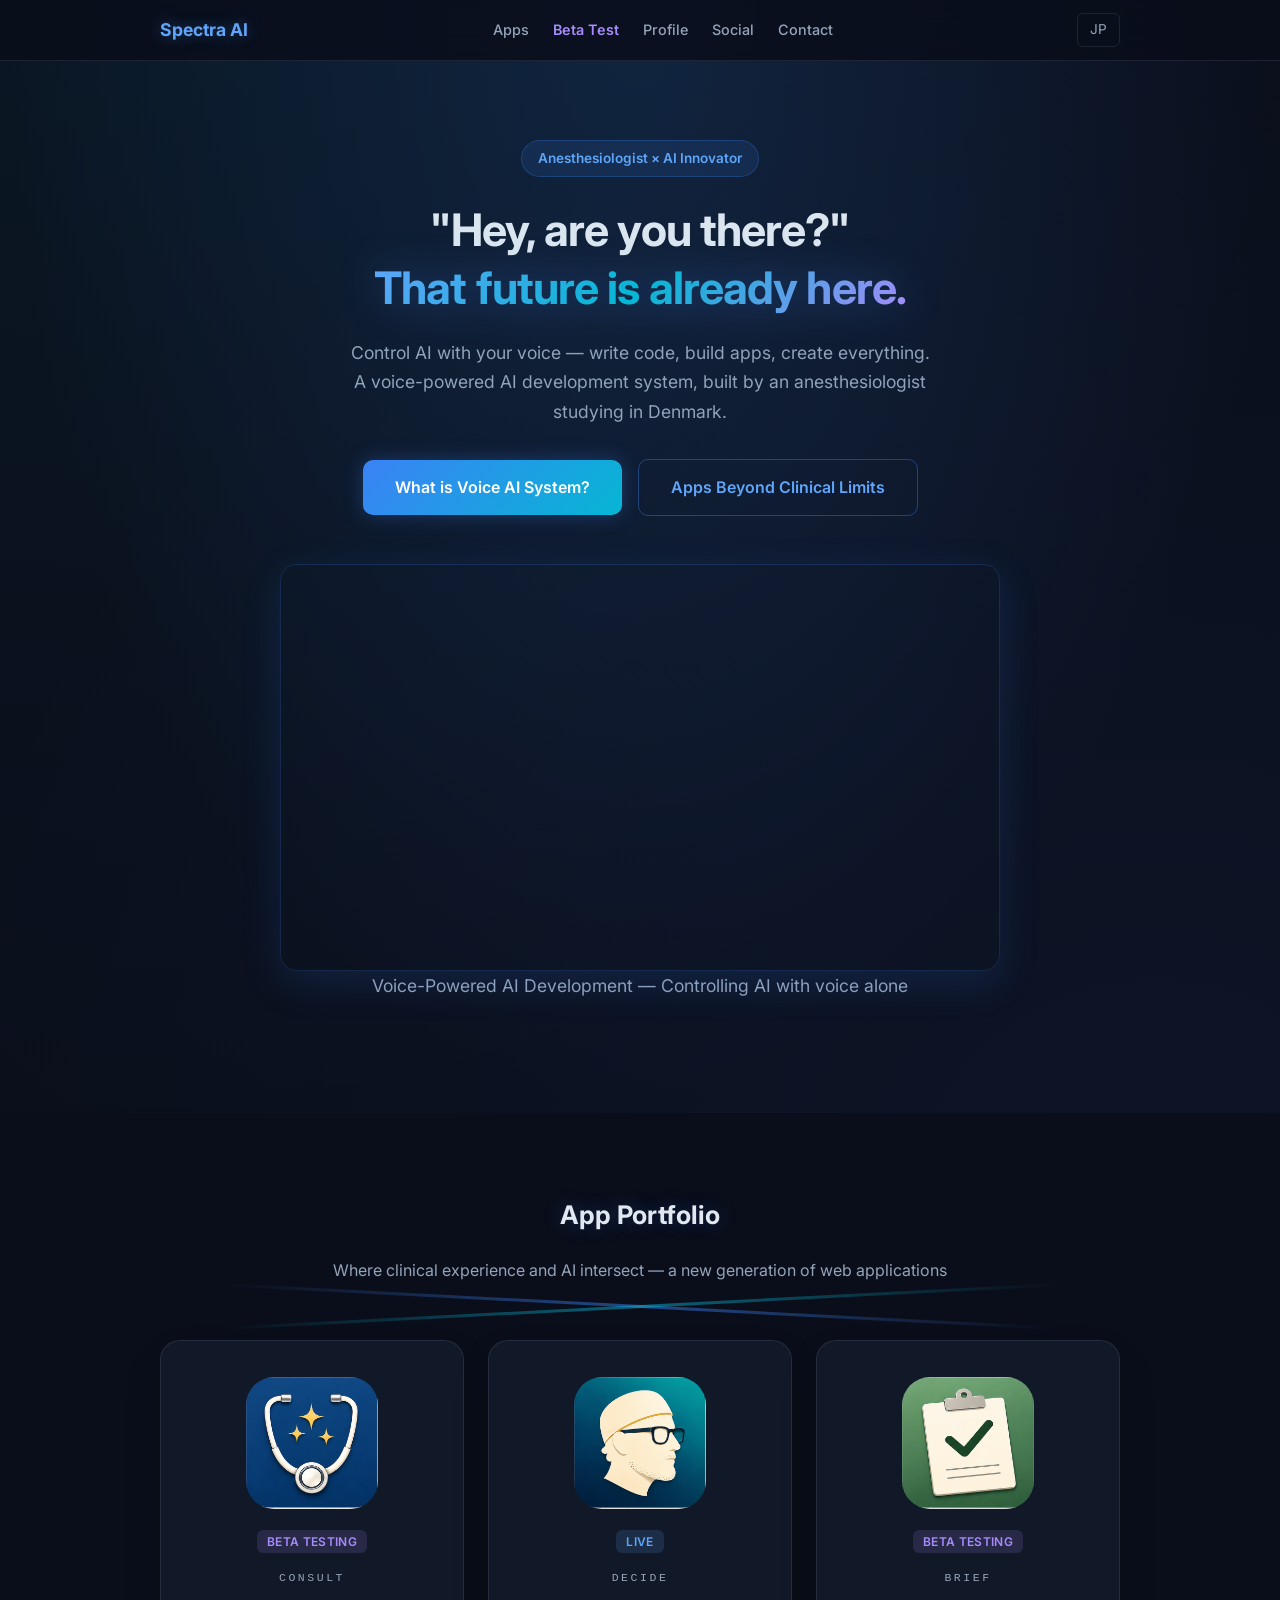
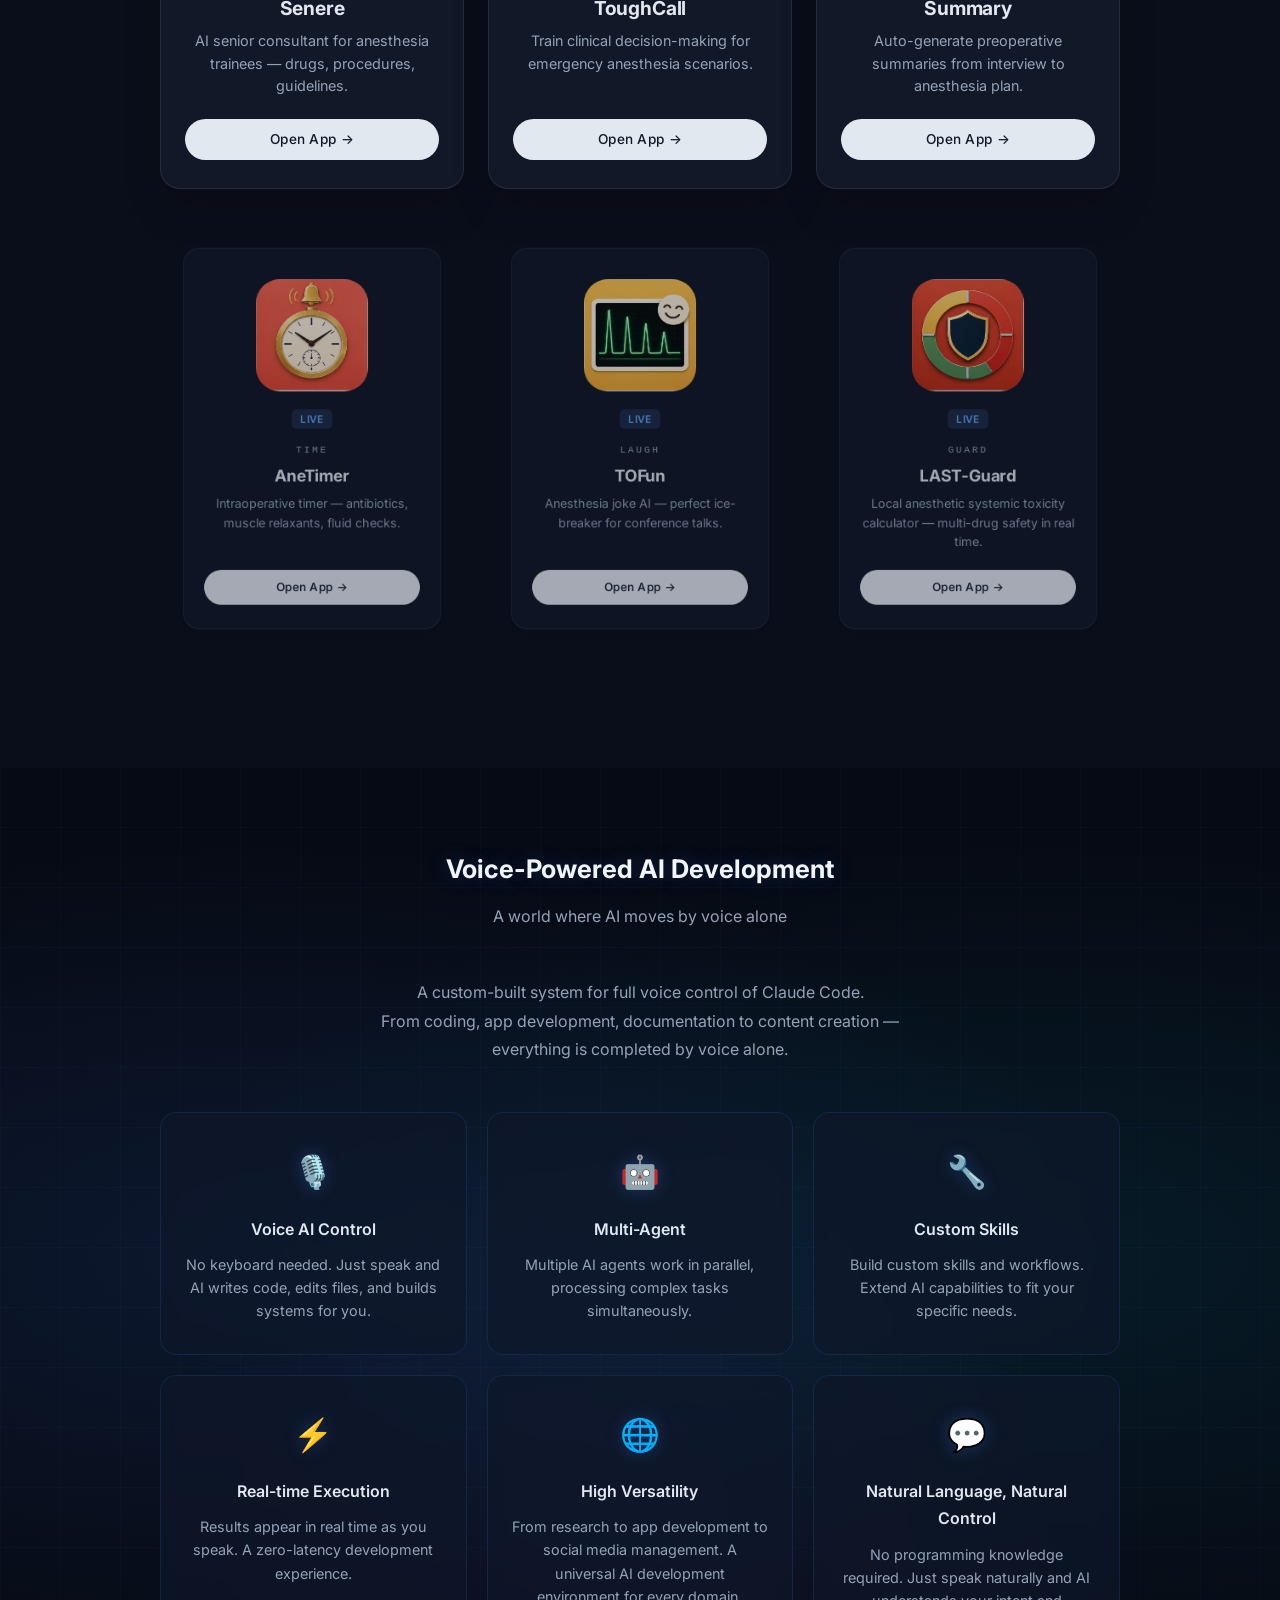
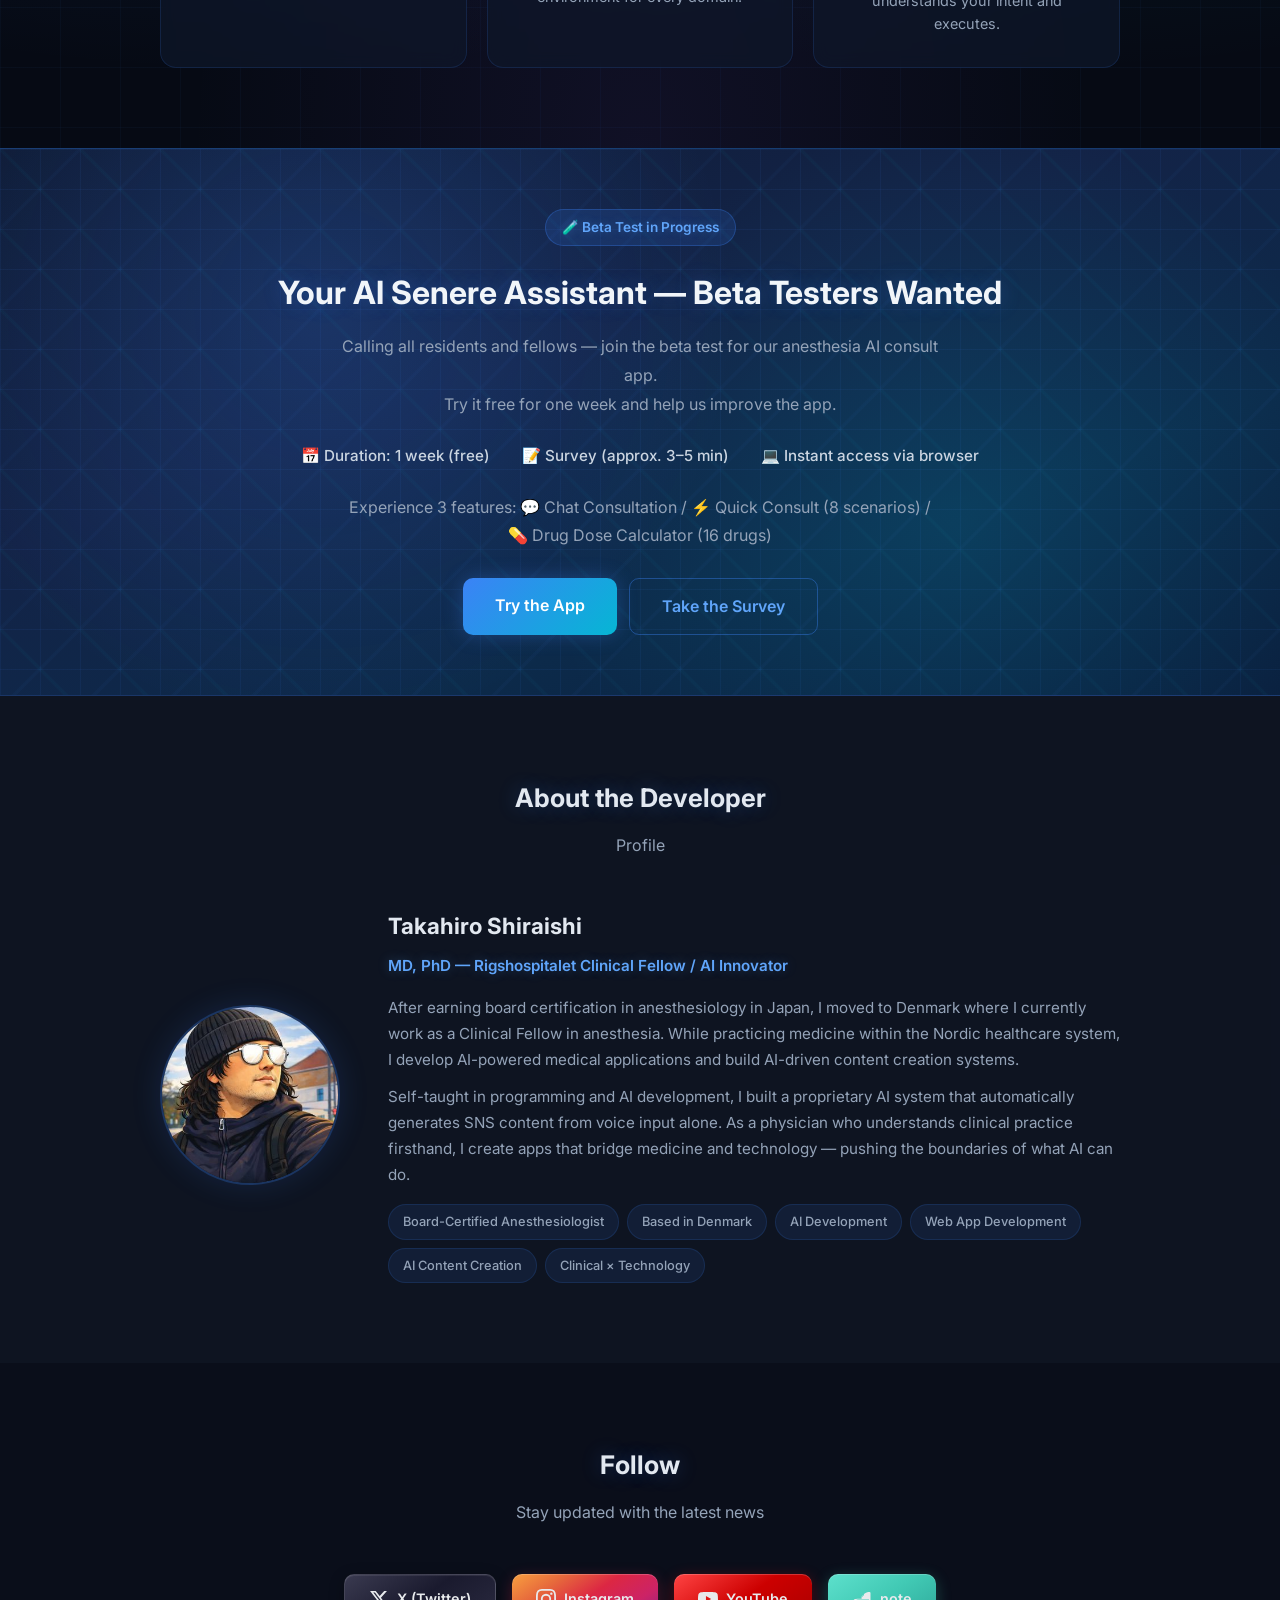
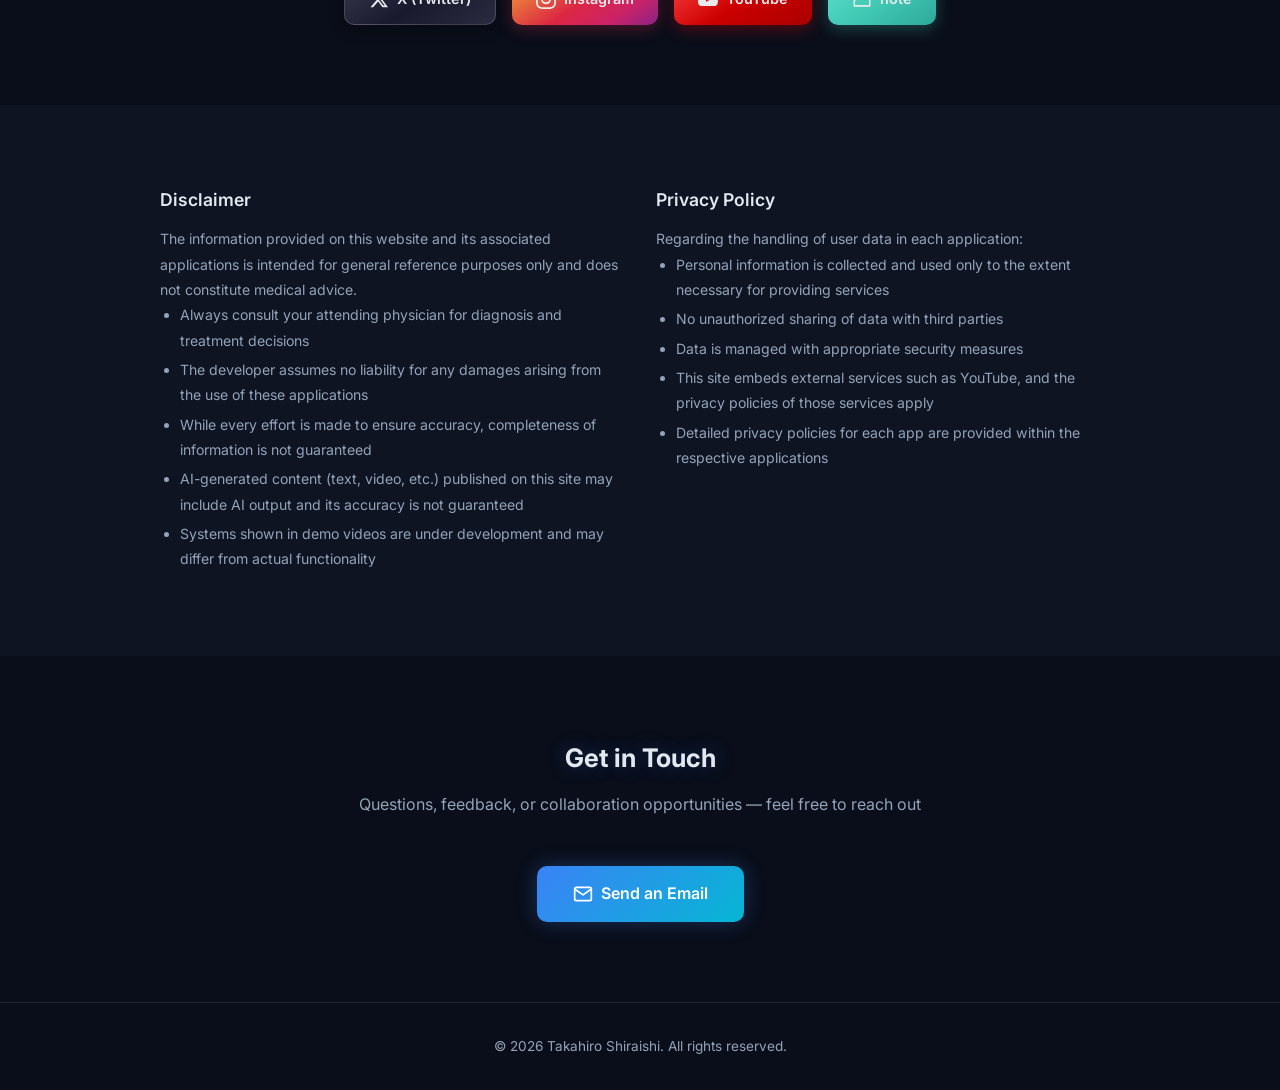
<file: index_en.html>
<!DOCTYPE html>
<html lang="en">
<head>
  <meta charset="UTF-8">
  <meta name="viewport" content="width=device-width, initial-scale=1.0">
  <title>Anesthesiologist X — A challenging doctor × AI Innovator</title>
  <link rel="preconnect" href="https://fonts.googleapis.com">
  <link rel="preconnect" href="https://fonts.gstatic.com" crossorigin>
  <link href="https://fonts.googleapis.com/css2?family=Inter:wght@400;500;600;700&family=Noto+Sans+JP:wght@400;500;600;700&display=swap" rel="stylesheet">
  <style>
    :root {
      --color-bg: #0a0e1a;
      --color-white: #111827;
      --color-text: #e2e8f0;
      --color-text-secondary: #94a3b8;
      --color-primary: #3b82f6;
      --color-primary-light: rgba(59, 130, 246, 0.12);
      --color-primary-dark: #60a5fa;
      --color-accent: #06b6d4;
      --color-border: rgba(148, 163, 184, 0.15);
      --color-badge-beta: #a78bfa;
      --color-badge-dev: #fbbf24;
      --color-badge-soon: #64748b;
      --color-badge-ready: #34d399;
      --color-badge-live: #60a5fa;
      --color-glow: rgba(59, 130, 246, 0.3);
      --font-sans: 'Inter', 'Noto Sans JP', sans-serif;
      --max-width: 960px;
      --section-padding: 80px 24px;
    }

    *, *::before, *::after {
      margin: 0;
      padding: 0;
      box-sizing: border-box;
    }

    html {
      scroll-behavior: smooth;
    }

    body {
      font-family: var(--font-sans);
      background: var(--color-bg);
      color: var(--color-text);
      line-height: 1.7;
      -webkit-font-smoothing: antialiased;
    }

    /* Navigation */
    nav {
      position: fixed;
      top: 0;
      left: 0;
      right: 0;
      background: rgba(10, 14, 26, 0.85);
      backdrop-filter: blur(16px);
      border-bottom: 1px solid var(--color-border);
      z-index: 100;
      padding: 0 24px;
    }

    nav .nav-inner {
      max-width: var(--max-width);
      margin: 0 auto;
      display: flex;
      align-items: center;
      justify-content: space-between;
      height: 60px;
    }

    nav .logo {
      font-weight: 700;
      font-size: 1.1rem;
      color: #60a5fa;
      text-decoration: none;
      text-shadow: 0 0 15px rgba(96, 165, 250, 0.4);
    }

    nav .nav-links {
      display: flex;
      gap: 24px;
      list-style: none;
    }

    nav .nav-links a {
      text-decoration: none;
      color: var(--color-text-secondary);
      font-size: 0.9rem;
      font-weight: 500;
      transition: color 0.2s;
    }

    nav .nav-links a:hover {
      color: #60a5fa;
      text-shadow: 0 0 10px rgba(96, 165, 250, 0.4);
    }

    .lang-switch {
      font-size: 0.85rem;
      color: var(--color-text-secondary);
      text-decoration: none;
      border: 1px solid var(--color-border);
      padding: 4px 12px;
      border-radius: 6px;
      transition: all 0.2s;
    }

    .lang-switch:hover {
      border-color: #60a5fa;
      color: #60a5fa;
    }

    /* Hero */
    .hero {
      padding: 140px 24px 80px;
      text-align: center;
      background: radial-gradient(ellipse at 50% 0%, rgba(59, 130, 246, 0.15) 0%, var(--color-bg) 70%);
      position: relative;
      overflow: hidden;
    }

    .hero::before {
      content: '';
      position: absolute;
      top: -50%;
      left: -50%;
      width: 200%;
      height: 200%;
      background: radial-gradient(circle at 30% 20%, rgba(6, 182, 212, 0.06) 0%, transparent 50%),
                  radial-gradient(circle at 70% 80%, rgba(59, 130, 246, 0.06) 0%, transparent 50%);
      animation: nebula 20s ease-in-out infinite alternate;
    }

    @keyframes nebula {
      0% { transform: rotate(0deg) scale(1); }
      100% { transform: rotate(3deg) scale(1.05); }
    }

    .hero-inner {
      max-width: var(--max-width);
      margin: 0 auto;
    }

    .hero-label {
      display: inline-block;
      background: rgba(59, 130, 246, 0.12);
      color: #60a5fa;
      font-size: 0.85rem;
      font-weight: 600;
      padding: 6px 16px;
      border-radius: 20px;
      margin-bottom: 24px;
      border: 1px solid rgba(59, 130, 246, 0.25);
    }

    .hero h1 {
      font-size: clamp(1.8rem, 5vw, 2.8rem);
      font-weight: 700;
      line-height: 1.3;
      margin-bottom: 20px;
      letter-spacing: -0.02em;
    }

    .hero h1 span {
      background: linear-gradient(135deg, #60a5fa, #06b6d4, #a78bfa);
      -webkit-background-clip: text;
      -webkit-text-fill-color: transparent;
      background-clip: text;
      filter: drop-shadow(0 0 20px rgba(59, 130, 246, 0.4));
    }

    .hero p {
      font-size: 1.1rem;
      color: var(--color-text-secondary);
      max-width: 600px;
      margin: 0 auto 32px;
    }

    .hero-cta {
      display: inline-block;
      background: linear-gradient(135deg, #3b82f6, #06b6d4);
      color: #ffffff;
      padding: 14px 32px;
      border-radius: 10px;
      text-decoration: none;
      font-weight: 600;
      font-size: 1rem;
      transition: all 0.3s;
      box-shadow: 0 0 20px rgba(59, 130, 246, 0.3);
      position: relative;
    }

    .hero-cta:hover {
      transform: translateY(-2px);
      box-shadow: 0 0 30px rgba(59, 130, 246, 0.5);
    }

    .hero-video {
      margin-top: 48px;
      max-width: 720px;
      margin-left: auto;
      margin-right: auto;
    }

    .video-wrapper {
      position: relative;
      padding-bottom: 56.25%;
      height: 0;
      overflow: hidden;
      border-radius: 16px;
      box-shadow: 0 12px 40px rgba(59, 130, 246, 0.15);
      border: 1px solid rgba(59, 130, 246, 0.2);
    }

    .video-wrapper iframe {
      position: absolute;
      top: 0;
      left: 0;
      width: 100%;
      height: 100%;
      border-radius: 16px;
    }

    .video-caption {
      margin-top: 16px;
      font-size: 0.9rem;
      color: var(--color-text-secondary);
    }

    /* Section common */
    section {
      padding: var(--section-padding);
    }

    .section-inner {
      max-width: var(--max-width);
      margin: 0 auto;
    }

    .section-title {
      font-size: 1.6rem;
      font-weight: 700;
      text-align: center;
      margin-bottom: 12px;
      text-shadow: 0 0 20px rgba(59, 130, 246, 0.3);
    }

    .section-subtitle {
      text-align: center;
      color: var(--color-text-secondary);
      margin-bottom: 48px;
      font-size: 1rem;
    }

    /* Cross effect - behind subtitle text */
    .section-subtitle-cross {
      position: relative;
      display: inline-block;
      padding: 8px 16px;
      z-index: 1;
    }

    .section-subtitle-cross::before,
    .section-subtitle-cross::after {
      content: '';
      position: absolute;
      width: 130%;
      height: 3px;
      bottom: -16px;
      left: -15%;
      border-radius: 2px;
      z-index: -1;
    }

    .section-subtitle-cross::before {
      background: linear-gradient(90deg, transparent 0%, rgba(59, 130, 246, 0.3) 30%, rgba(59, 130, 246, 0.5) 50%, rgba(59, 130, 246, 0.3) 70%, transparent 100%);
      transform: rotate(3deg);
    }

    .section-subtitle-cross::after {
      background: linear-gradient(90deg, transparent 0%, rgba(6, 182, 212, 0.3) 30%, rgba(6, 182, 212, 0.5) 50%, rgba(6, 182, 212, 0.3) 70%, transparent 100%);
      transform: rotate(-3deg);
    }

    /* App Cards */
    .app-grid {
      display: grid;
      grid-template-columns: repeat(auto-fit, minmax(280px, 1fr));
      gap: 24px;
    }

    .app-card {
      background: rgba(17, 24, 39, 0.8);
      border: 1px solid rgba(59, 130, 246, 0.12);
      border-radius: 16px;
      padding: 32px 28px;
      transition: transform 0.3s, box-shadow 0.3s, border-color 0.3s;
      display: flex;
      flex-direction: column;
      backdrop-filter: blur(8px);
      box-shadow: 0 0 15px rgba(59, 130, 246, 0.05);
    }

    .app-card:hover {
      transform: translateY(-4px);
      box-shadow: 0 0 25px rgba(59, 130, 246, 0.2), 0 0 50px rgba(6, 182, 212, 0.1);
      border-color: rgba(59, 130, 246, 0.4);
    }

    .app-card-header {
      display: flex;
      align-items: center;
      justify-content: space-between;
      margin-bottom: 16px;
    }

    .app-icon {
      width: 48px;
      height: 48px;
      border-radius: 12px;
      display: flex;
      align-items: center;
      justify-content: center;
      font-size: 1.5rem;
      background: rgba(59, 130, 246, 0.12);
      box-shadow: 0 0 12px rgba(59, 130, 246, 0.2);
    }

    .badge {
      font-size: 0.75rem;
      font-weight: 600;
      padding: 4px 10px;
      border-radius: 6px;
      text-transform: uppercase;
      letter-spacing: 0.03em;
    }

    .badge-beta {
      background: rgba(167, 139, 250, 0.15);
      color: var(--color-badge-beta);
    }

    .badge-dev {
      background: rgba(251, 191, 36, 0.15);
      color: var(--color-badge-dev);
    }

    .badge-soon {
      background: rgba(100, 116, 139, 0.2);
      color: var(--color-badge-soon);
    }

    .badge-ready {
      background: rgba(52, 211, 153, 0.15);
      color: var(--color-badge-ready);
    }

    .badge-live {
      background: rgba(96, 165, 250, 0.15);
      color: var(--color-badge-live);
    }

    .app-card h3 {
      font-size: 1.15rem;
      font-weight: 600;
      margin-bottom: 8px;
    }

    .app-card p {
      color: var(--color-text-secondary);
      font-size: 0.95rem;
      flex: 1;
      margin-bottom: 20px;
    }

    .app-card .btn-detail {
      display: inline-block;
      text-align: center;
      padding: 10px 20px;
      border: 1px solid var(--color-border);
      border-radius: 8px;
      text-decoration: none;
      color: var(--color-text);
      font-weight: 500;
      font-size: 0.9rem;
      transition: all 0.2s;
    }

    .app-card .btn-detail:hover {
      border-color: var(--color-primary);
      color: #60a5fa;
      background: rgba(59, 130, 246, 0.1);
    }

    /* Profile */
    .profile-section {
      background: rgba(17, 24, 39, 0.6);
    }

    .profile-content {
      display: flex;
      gap: 48px;
      align-items: center;
    }

    .profile-avatar-wrap {
      width: 180px;
      height: 180px;
      border-radius: 50%;
      border: 2px solid rgba(59, 130, 246, 0.3);
      flex-shrink: 0;
      box-shadow: 0 0 30px rgba(59, 130, 246, 0.15);
      overflow: hidden;
    }

    .profile-avatar {
      width: 130%;
      height: 130%;
      object-fit: cover;
      object-position: center 20%;
      margin-top: -10%;
      margin-left: -15%;
    }

    .profile-text h3 {
      font-size: 1.4rem;
      font-weight: 700;
      margin-bottom: 8px;
    }

    .profile-text .profile-role {
      color: #60a5fa;
      font-weight: 600;
      font-size: 0.95rem;
      margin-bottom: 16px;
      text-shadow: 0 0 12px rgba(96, 165, 250, 0.3);
    }

    .profile-text p {
      color: var(--color-text-secondary);
      font-size: 0.95rem;
      margin-bottom: 12px;
    }

    .profile-tags {
      display: flex;
      flex-wrap: wrap;
      gap: 8px;
      margin-top: 16px;
    }

    .profile-tag {
      background: rgba(59, 130, 246, 0.1);
      color: #94a3b8;
      font-size: 0.8rem;
      font-weight: 500;
      padding: 6px 14px;
      border-radius: 20px;
      border: 1px solid rgba(59, 130, 246, 0.15);
    }

    /* SNS Links */
    .sns-links {
      display: flex;
      justify-content: center;
      gap: 16px;
      flex-wrap: wrap;
    }

    .sns-btn {
      display: inline-flex;
      align-items: center;
      gap: 8px;
      padding: 12px 24px;
      border-radius: 10px;
      text-decoration: none;
      font-weight: 600;
      font-size: 0.9rem;
      transition: transform 0.2s, box-shadow 0.2s;
      color: #e8eaed;
    }

    .sns-btn:hover {
      transform: translateY(-2px);
    }

    .sns-x { background: linear-gradient(145deg, #3a3a50, #1a1a2e, #2a2a40); border: 1px solid rgba(255,255,255,0.15); box-shadow: 0 4px 15px rgba(0,0,0,0.3), inset 0 1px 0 rgba(255,255,255,0.08); }
    .sns-x:hover { box-shadow: 0 4px 25px rgba(255,255,255,0.15), inset 0 1px 0 rgba(255,255,255,0.1); }
    .sns-instagram { background: linear-gradient(145deg, #f9a03f, #e6683c, #dc2743, #cc2366, #8a2387); box-shadow: 0 4px 15px rgba(220, 39, 67, 0.3), inset 0 1px 0 rgba(255,255,255,0.2); }
    .sns-instagram:hover { box-shadow: 0 4px 25px rgba(220, 39, 67, 0.5), inset 0 1px 0 rgba(255,255,255,0.25); }
    .sns-youtube { background: linear-gradient(145deg, #ff4444, #cc0000, #aa0000); box-shadow: 0 4px 15px rgba(255, 0, 0, 0.3), inset 0 1px 0 rgba(255,255,255,0.2); }
    .sns-youtube:hover { box-shadow: 0 4px 25px rgba(255, 0, 0, 0.5), inset 0 1px 0 rgba(255,255,255,0.25); }
    .sns-note { background: linear-gradient(145deg, #5de0cc, #41c9b4, #2ea89a); box-shadow: 0 4px 15px rgba(65, 201, 180, 0.3), inset 0 1px 0 rgba(255,255,255,0.2); }
    .sns-note:hover { box-shadow: 0 4px 25px rgba(65, 201, 180, 0.5), inset 0 1px 0 rgba(255,255,255,0.25); }

    /* Legal */
    .legal-section {
      background: rgba(17, 24, 39, 0.6);
    }

    .legal-grid {
      display: grid;
      grid-template-columns: 1fr 1fr;
      gap: 32px;
    }

    .legal-block h3 {
      font-size: 1.1rem;
      font-weight: 600;
      margin-bottom: 12px;
      color: var(--color-text);
    }

    .legal-block p, .legal-block ul {
      color: var(--color-text-secondary);
      font-size: 0.88rem;
      line-height: 1.8;
    }

    .legal-block ul {
      padding-left: 20px;
    }

    .legal-block li {
      margin-bottom: 4px;
    }

    /* Contact */
    .contact-section {
      text-align: center;
    }

    .contact-btn {
      display: inline-flex;
      align-items: center;
      gap: 8px;
      background: linear-gradient(135deg, #3b82f6, #06b6d4);
      color: #ffffff;
      padding: 14px 36px;
      border-radius: 10px;
      text-decoration: none;
      font-weight: 600;
      font-size: 1rem;
      transition: all 0.3s;
      box-shadow: 0 0 20px rgba(59, 130, 246, 0.3);
    }

    .contact-btn:hover {
      transform: translateY(-2px);
      box-shadow: 0 0 30px rgba(59, 130, 246, 0.5);
    }

    /* Footer */
    footer {
      text-align: center;
      padding: 32px 24px;
      color: var(--color-text-secondary);
      font-size: 0.85rem;
      border-top: 1px solid var(--color-border);
      background: var(--color-bg);
    }

    /* Modal */
    .modal-backdrop {
      display: none;
      position: fixed;
      inset: 0;
      background: rgba(0, 0, 0, 0.5);
      z-index: 200;
      backdrop-filter: blur(4px);
      opacity: 0;
      transition: opacity 0.3s;
    }

    .modal-backdrop.active {
      display: flex;
      align-items: center;
      justify-content: center;
      opacity: 1;
    }

    .modal {
      background: #111827;
      border: 1px solid rgba(59, 130, 246, 0.2);
      border-radius: 20px;
      max-width: 640px;
      width: calc(100% - 32px);
      max-height: 85vh;
      overflow-y: auto;
      padding: 40px 36px;
      position: relative;
      transform: translateY(20px);
      transition: transform 0.3s;
    }

    .modal-backdrop.active .modal {
      transform: translateY(0);
    }

    .modal-close {
      position: absolute;
      top: 16px;
      right: 16px;
      width: 36px;
      height: 36px;
      border: none;
      background: rgba(148, 163, 184, 0.1);
      border-radius: 50%;
      font-size: 1.2rem;
      cursor: pointer;
      display: flex;
      align-items: center;
      justify-content: center;
      color: var(--color-text-secondary);
      transition: background 0.2s;
    }

    .modal-close:hover {
      background: rgba(148, 163, 184, 0.2);
    }

    .modal-header {
      display: flex;
      align-items: center;
      gap: 16px;
      margin-bottom: 24px;
    }

    .modal-header .app-icon {
      width: 56px;
      height: 56px;
      font-size: 1.8rem;
    }

    .modal-header h2 {
      font-size: 1.4rem;
      font-weight: 700;
    }

    .modal-header .badge {
      margin-left: 8px;
    }

    .modal-intro {
      color: var(--color-text-secondary);
      font-size: 0.95rem;
      margin-bottom: 28px;
      line-height: 1.8;
    }

    .modal-feature {
      margin-bottom: 24px;
    }

    .modal-feature h3 {
      font-size: 1.05rem;
      font-weight: 600;
      margin-bottom: 8px;
      display: flex;
      align-items: center;
      gap: 8px;
    }

    .modal-feature p,
    .modal-feature ul {
      color: var(--color-text-secondary);
      font-size: 0.9rem;
      line-height: 1.8;
    }

    .modal-feature ul {
      padding-left: 20px;
    }

    .modal-feature li {
      margin-bottom: 4px;
    }

    .modal-cta {
      display: flex;
      gap: 12px;
      margin-top: 32px;
    }

    .modal-cta .btn-primary {
      display: inline-block;
      background: linear-gradient(135deg, #3b82f6, #06b6d4);
      color: #ffffff;
      padding: 12px 28px;
      border-radius: 10px;
      text-decoration: none;
      font-weight: 600;
      font-size: 0.95rem;
      transition: all 0.3s;
      box-shadow: 0 0 15px rgba(59, 130, 246, 0.3);
    }

    .modal-cta .btn-primary:hover {
      box-shadow: 0 0 25px rgba(59, 130, 246, 0.5);
      transform: translateY(-1px);
    }

    .modal-cta .btn-secondary {
      display: inline-block;
      background: transparent;
      color: #60a5fa;
      padding: 12px 28px;
      border-radius: 10px;
      text-decoration: none;
      font-weight: 600;
      font-size: 0.95rem;
      border: 1px solid rgba(59, 130, 246, 0.4);
      transition: all 0.2s;
    }

    .modal-cta .btn-secondary:hover {
      background: rgba(59, 130, 246, 0.1);
      border-color: #60a5fa;
    }

    /* AI Section */
    .ai-section {
      position: relative;
      overflow: hidden;
      background: #060a14;
      padding: var(--section-padding);
    }

    .ai-section-bg {
      position: absolute;
      inset: 0;
      background:
        radial-gradient(ellipse at 20% 50%, rgba(59, 130, 246, 0.12) 0%, transparent 60%),
        radial-gradient(ellipse at 80% 50%, rgba(6, 182, 212, 0.10) 0%, transparent 60%),
        radial-gradient(ellipse at 50% 100%, rgba(139, 92, 246, 0.08) 0%, transparent 50%);
      animation: aiPulse 8s ease-in-out infinite alternate;
    }

    @keyframes aiPulse {
      0% { opacity: 0.7; }
      100% { opacity: 1; }
    }

    .ai-section-bg::before {
      content: '';
      position: absolute;
      inset: 0;
      background-image:
        linear-gradient(rgba(59, 130, 246, 0.04) 1px, transparent 1px),
        linear-gradient(90deg, rgba(59, 130, 246, 0.04) 1px, transparent 1px);
      background-size: 60px 60px;
    }

    .ai-feature-grid {
      display: grid;
      grid-template-columns: repeat(3, 1fr);
      gap: 20px;
    }

    .ai-feature-card {
      background: rgba(15, 23, 42, 0.7);
      border: 1px solid rgba(59, 130, 246, 0.15);
      border-radius: 16px;
      padding: 32px 24px;
      text-align: center;
      backdrop-filter: blur(8px);
      transition: all 0.4s;
      position: relative;
      overflow: hidden;
    }

    .ai-feature-card::before {
      content: '';
      position: absolute;
      top: 0;
      left: 0;
      right: 0;
      height: 2px;
      background: linear-gradient(90deg, transparent, rgba(59, 130, 246, 0.5), rgba(6, 182, 212, 0.5), transparent);
      opacity: 0;
      transition: opacity 0.4s;
    }

    .ai-feature-card:hover {
      border-color: rgba(59, 130, 246, 0.35);
      transform: translateY(-4px);
      box-shadow: 0 8px 32px rgba(59, 130, 246, 0.15);
    }

    .ai-feature-card:hover::before {
      opacity: 1;
    }

    .ai-feature-icon {
      font-size: 2rem;
      margin-bottom: 16px;
      filter: drop-shadow(0 0 8px rgba(59, 130, 246, 0.3));
    }

    .ai-feature-card h3 {
      font-size: 1rem;
      font-weight: 600;
      margin-bottom: 10px;
      color: #e2e8f0;
    }

    .ai-feature-card p {
      color: #94a3b8;
      font-size: 0.9rem;
      line-height: 1.6;
    }

    @media (max-width: 768px) {
      .ai-feature-grid {
        grid-template-columns: 1fr;
      }
    }

    /* Beta Banner */
    .beta-banner {
      background: linear-gradient(160deg, #0f1b35 0%, #132347 40%, #0c2a4a 70%, #0a1e3d 100%);
      border-top: 1px solid rgba(59, 130, 246, 0.25);
      border-bottom: 1px solid rgba(59, 130, 246, 0.25);
      color: #e2e8f0;
      padding: 60px 24px;
      text-align: center;
      position: relative;
      overflow: hidden;
    }

    .beta-banner::before {
      content: '';
      position: absolute;
      inset: 0;
      background:
        radial-gradient(circle at 25% 30%, rgba(59, 130, 246, 0.2) 0%, transparent 40%),
        radial-gradient(circle at 75% 70%, rgba(6, 182, 212, 0.15) 0%, transparent 40%);
    }

    .beta-banner::after {
      content: '';
      position: absolute;
      inset: 0;
      background-image:
        linear-gradient(rgba(59, 130, 246, 0.07) 1px, transparent 1px),
        linear-gradient(90deg, rgba(59, 130, 246, 0.07) 1px, transparent 1px),
        linear-gradient(45deg, transparent 48%, rgba(6, 182, 212, 0.04) 49%, rgba(6, 182, 212, 0.04) 51%, transparent 52%),
        linear-gradient(-45deg, transparent 48%, rgba(59, 130, 246, 0.04) 49%, rgba(59, 130, 246, 0.04) 51%, transparent 52%);
      background-size: 40px 40px, 40px 40px, 80px 80px, 80px 80px;
    }

    .beta-banner-inner {
      max-width: var(--max-width);
      margin: 0 auto;
      position: relative;
      z-index: 1;
    }

    .beta-banner-label {
      display: inline-block;
      background: rgba(59, 130, 246, 0.15);
      color: #60a5fa;
      font-size: 0.85rem;
      font-weight: 600;
      padding: 6px 16px;
      border-radius: 20px;
      margin-bottom: 20px;
      border: 1px solid rgba(59, 130, 246, 0.3);
      text-shadow: 0 0 10px rgba(96, 165, 250, 0.3);
    }

    .beta-banner h2 {
      font-size: clamp(1.4rem, 4vw, 2rem);
      font-weight: 700;
      margin-bottom: 12px;
      color: #f1f5f9;
      text-shadow: 0 0 20px rgba(59, 130, 246, 0.3);
    }

    .beta-banner p {
      font-size: 1rem;
      color: #94a3b8;
      max-width: 600px;
      margin: 0 auto 12px;
      line-height: 1.8;
    }

    .beta-banner-details {
      display: flex;
      justify-content: center;
      gap: 32px;
      margin: 24px 0;
      flex-wrap: wrap;
    }

    .beta-banner-detail {
      display: flex;
      align-items: center;
      gap: 8px;
      font-size: 0.95rem;
      font-weight: 500;
      color: #cbd5e1;
    }

    .beta-banner-actions {
      display: flex;
      justify-content: center;
      gap: 12px;
      margin-top: 28px;
      flex-wrap: wrap;
    }

    .beta-btn-primary {
      display: inline-block;
      background: linear-gradient(135deg, #3b82f6, #06b6d4);
      color: #ffffff;
      padding: 14px 32px;
      border-radius: 10px;
      text-decoration: none;
      font-weight: 600;
      font-size: 1rem;
      transition: all 0.3s;
      box-shadow: 0 0 20px rgba(59, 130, 246, 0.3);
    }

    .beta-btn-primary:hover {
      transform: translateY(-2px);
      box-shadow: 0 0 30px rgba(59, 130, 246, 0.5);
    }

    .beta-btn-secondary {
      display: inline-block;
      background: transparent;
      color: #60a5fa;
      padding: 14px 32px;
      border-radius: 10px;
      text-decoration: none;
      font-weight: 600;
      font-size: 1rem;
      border: 1px solid rgba(59, 130, 246, 0.4);
      transition: all 0.3s;
    }

    .beta-btn-secondary:hover {
      border-color: #60a5fa;
      background: rgba(59, 130, 246, 0.1);
      box-shadow: 0 0 15px rgba(59, 130, 246, 0.2);
    }

    .app-card .btn-group {
      display: flex;
      gap: 8px;
    }

    .app-card .btn-group .btn-detail {
      flex: 1;
    }

    /* Mobile */
    @media (max-width: 768px) {
      nav .nav-links {
        display: none;
      }

      .profile-content {
        flex-direction: column;
        text-align: center;
      }

      .profile-tags {
        justify-content: center;
      }

      .legal-grid {
        grid-template-columns: 1fr;
      }

      .app-grid {
        grid-template-columns: 1fr;
      }

      .modal {
        padding: 32px 24px;
        max-height: 90vh;
      }

      .modal-cta {
        flex-direction: column;
      }

      .modal-cta .btn-primary {
        text-align: center;
      }

      .app-card .btn-group {
        flex-direction: column;
      }
    }

    /* ===== Scandinavian Redesign 2026-04-28 ===== */
    .featured-grid {
      display: grid;
      grid-template-columns: repeat(3, 1fr);
      gap: 24px;
      margin-bottom: 24px;
    }
    .featured-card {
      --row-weight: 0.5;
      background: var(--color-white);
      border: 1px solid var(--color-border);
      border-radius: 20px;
      padding: 36px 24px 28px;
      text-align: center;
      display: flex;
      flex-direction: column;
      text-decoration: none;
      color: inherit;
      transform: scale(calc(0.85 + var(--row-weight) * 0.15));
      opacity: calc(0.72 + var(--row-weight) * 0.28);
      box-shadow: 0 calc(2px + var(--row-weight) * 18px) calc(8px + var(--row-weight) * 30px) rgba(0,0,0,calc(0.04 + var(--row-weight) * 0.10));
      z-index: calc(1 + var(--row-weight) * 4);
      position: relative;
      transform-origin: center center;
      transition: transform 0.55s cubic-bezier(0.16,1,0.3,1), opacity 0.45s cubic-bezier(0.16,1,0.3,1), box-shadow 0.4s cubic-bezier(0.16,1,0.3,1);
      will-change: transform, opacity;
    }
    .featured-card:hover { transform: scale(calc(0.89 + var(--row-weight) * 0.15)); opacity: 1; z-index: 10; }
    .featured-icon { width: 132px; height: 132px; margin: 0 auto 18px; border-radius: 28px; display: block; }
    .cat-label {
      display: inline-block;
      font-family: ui-monospace, 'SF Mono', Menlo, monospace;
      font-size: 0.72rem;
      letter-spacing: 0.22em;
      text-transform: uppercase;
      color: var(--color-text-secondary);
      margin: 8px 0 4px;
    }
    .featured-card h3 { font-size: 1.2rem; font-weight: 700; margin-bottom: 6px; letter-spacing: -0.01em; }
    .featured-card p { font-size: 0.9rem; color: var(--color-text-secondary); margin: 0 0 22px; flex: 1; min-height: 44px; line-height: 1.55; }
    .featured-badge-row { min-height: 24px; margin-bottom: 6px; }
    .featured-cta {
      display: inline-block; margin-top: auto; padding: 9px 20px;
      background: var(--color-text); color: var(--color-white);
      border-radius: 100px; font-size: 0.85rem; font-weight: 500;
      letter-spacing: 0.02em; transition: background 0.2s;
    }
    .featured-card:hover .featured-cta { background: var(--color-primary); }
    @media (prefers-reduced-motion: reduce) {
      .featured-card { --row-weight: 1 !important; transform: none !important; opacity: 1 !important; transition: none !important; }
    }
    @media (max-width: 768px) {
      .featured-grid { grid-template-columns: 1fr; gap: 16px; }
      .featured-icon { width: 116px; height: 116px; }
    }
  </style>
</head>
<body>

  <!-- Navigation -->
  <nav>
    <div class="nav-inner">
      <a href="#" class="logo">Spectra AI</a>
      <ul class="nav-links">
        <li><a href="#apps">Apps</a></li>
        <li><a href="#beta-test" style="color:var(--color-badge-beta);font-weight:600">Beta Test</a></li>
        <li><a href="#profile">Profile</a></li>
        <li><a href="#sns">Social</a></li>
        <li><a href="#contact">Contact</a></li>
      </ul>
      <a href="/" class="lang-switch">JP</a>
    </div>
  </nav>

  <!-- Hero -->
  <section class="hero">
    <div class="hero-inner">
      <div class="hero-label">Anesthesiologist × AI Innovator</div>
      <h1>"Hey, are you there?"<br><span>That future is already here.</span></h1>
      <p>Control AI with your voice — write code, build apps, create everything.<br>A voice-powered AI development system, built by an anesthesiologist studying in Denmark.</p>
      <a href="#ai-system" class="hero-cta">What is Voice AI System?</a>
      <a href="#apps" class="hero-cta" style="background: transparent; border: 1px solid rgba(59, 130, 246, 0.4); color: #60a5fa; box-shadow: none; margin-left: 12px;">Apps Beyond Clinical Limits</a>

      <!-- Demo Video -->
      <div class="hero-video">
        <div class="video-wrapper">
          <iframe src="https://www.youtube.com/embed/4xnjZwYB0oM" title="AI Content System Demo" frameborder="0" allow="accelerometer; autoplay; clipboard-write; encrypted-media; gyroscope; picture-in-picture" allowfullscreen></iframe>
        </div>
        <p class="video-caption">Voice-Powered AI Development — Controlling AI with voice alone</p>
      </div>
    </div>
  </section>

  <!-- Apps -->
  <section id="apps">
    <div class="section-inner">
      <h2 class="section-title">App Portfolio</h2>
      <p class="section-subtitle"><span class="section-subtitle-cross">Where clinical experience and AI intersect — a new generation of web applications</span></p>

      <div class="featured-grid" data-spotlight-grid>

        <a class="featured-card" href="https://senere-next-production.up.railway.app/?utm_source=lp&utm_medium=card&utm_campaign=anesthesiologist_portfolio&utm_content=senere" target="_blank" rel="noopener">
          <img src="images/icons/senere.png" alt="" class="featured-icon">
          <div class="featured-badge-row"><span class="badge badge-beta">Beta Testing</span></div>
          <span class="cat-label">Consult</span>
          <h3>Senere</h3>
          <p>AI senior consultant for anesthesia trainees — drugs, procedures, guidelines.</p>
          <span class="featured-cta">Open App →</span>
        </a>

        <a class="featured-card" href="https://toughcall.vercel.app/?utm_source=lp&utm_medium=card&utm_campaign=anesthesiologist_portfolio&utm_content=toughcall" target="_blank" rel="noopener">
          <img src="images/icons/toughcall.png" alt="" class="featured-icon">
          <div class="featured-badge-row"><span class="badge badge-live">Live</span></div>
          <span class="cat-label">Decide</span>
          <h3>ToughCall</h3>
          <p>Train clinical decision-making for emergency anesthesia scenarios.</p>
          <span class="featured-cta">Open App →</span>
        </a>

        <a class="featured-card" href="https://summary-rho-tan.vercel.app/?utm_source=lp&utm_medium=card&utm_campaign=anesthesiologist_portfolio&utm_content=summary" target="_blank" rel="noopener">
          <img src="images/icons/summary.png" alt="" class="featured-icon">
          <div class="featured-badge-row"><span class="badge badge-beta">Beta Testing</span></div>
          <span class="cat-label">Brief</span>
          <h3>Summary</h3>
          <p>Auto-generate preoperative summaries from interview to anesthesia plan.</p>
          <span class="featured-cta">Open App →</span>
        </a>

        <a class="featured-card" href="https://ane-timer.vercel.app/?utm_source=lp&utm_medium=card&utm_campaign=anesthesiologist_portfolio&utm_content=anetimer" target="_blank" rel="noopener">
          <img src="images/icons/anetimer.png" alt="" class="featured-icon">
          <div class="featured-badge-row"><span class="badge badge-live">Live</span></div>
          <span class="cat-label">Time</span>
          <h3>AneTimer</h3>
          <p>Intraoperative timer — antibiotics, muscle relaxants, fluid checks.</p>
          <span class="featured-cta">Open App →</span>
        </a>

        <a class="featured-card" href="https://joke-app-production.up.railway.app/?utm_source=lp&utm_medium=card&utm_campaign=anesthesiologist_portfolio&utm_content=tofun" target="_blank" rel="noopener">
          <img src="images/icons/tofun.png" alt="" class="featured-icon">
          <div class="featured-badge-row"><span class="badge badge-live">Live</span></div>
          <span class="cat-label">Laugh</span>
          <h3>TOFun</h3>
          <p>Anesthesia joke AI — perfect ice-breaker for conference talks.</p>
          <span class="featured-cta">Open App →</span>
        </a>

        <a class="featured-card" href="https://japansk-taka.github.io/last-guard/?utm_source=lp&utm_medium=card&utm_campaign=anesthesiologist_portfolio&utm_content=lastguard" target="_blank" rel="noopener">
          <img src="images/icons/lastguard.png" alt="" class="featured-icon">
          <div class="featured-badge-row"><span class="badge badge-live">Live</span></div>
          <span class="cat-label">Guard</span>
          <h3>LAST-Guard</h3>
          <p>Local anesthetic systemic toxicity calculator — multi-drug safety in real time.</p>
          <span class="featured-cta">Open App →</span>
        </a>

      </div>
    </div>
  </section>

  <!-- AI System Section -->
  <section id="ai-system" class="ai-section">
    <div class="ai-section-bg"></div>
    <div class="section-inner" style="position: relative; z-index: 1;">
      <h2 class="section-title" style="color: #f1f5f9;">Voice-Powered AI Development</h2>
      <p class="section-subtitle" style="color: #94a3b8;">A world where AI moves by voice alone</p>

      <div style="max-width: 680px; margin: 0 auto 48px; text-align: center;">
        <p style="color: #94a3b8; font-size: 1rem; line-height: 1.8;">
          A custom-built system for full voice control of Claude Code.<br>
          From coding, app development, documentation to content creation —<br>
          everything is completed by voice alone.
        </p>
      </div>

      <div class="ai-feature-grid">
        <div class="ai-feature-card">
          <div class="ai-feature-icon">🎙️</div>
          <h3>Voice AI Control</h3>
          <p>No keyboard needed. Just speak and AI writes code, edits files, and builds systems for you.</p>
        </div>
        <div class="ai-feature-card">
          <div class="ai-feature-icon">🤖</div>
          <h3>Multi-Agent</h3>
          <p>Multiple AI agents work in parallel, processing complex tasks simultaneously.</p>
        </div>
        <div class="ai-feature-card">
          <div class="ai-feature-icon">🔧</div>
          <h3>Custom Skills</h3>
          <p>Build custom skills and workflows. Extend AI capabilities to fit your specific needs.</p>
        </div>
        <div class="ai-feature-card">
          <div class="ai-feature-icon">⚡</div>
          <h3>Real-time Execution</h3>
          <p>Results appear in real time as you speak. A zero-latency development experience.</p>
        </div>
        <div class="ai-feature-card">
          <div class="ai-feature-icon">🌐</div>
          <h3>High Versatility</h3>
          <p>From research to app development to social media management. A universal AI development environment for every domain.</p>
        </div>
        <div class="ai-feature-card">
          <div class="ai-feature-icon">💬</div>
          <h3>Natural Language, Natural Control</h3>
          <p>No programming knowledge required. Just speak naturally and AI understands your intent and executes.</p>
        </div>
      </div>
    </div>
  </section>

  <!-- Beta Test Banner -->
  <section id="beta-test" class="beta-banner">
    <div class="beta-banner-inner">
      <div class="beta-banner-label">🧪 Beta Test in Progress</div>
      <h2>Your AI Senere Assistant — Beta Testers Wanted</h2>
      <p>Calling all residents and fellows — join the beta test for our anesthesia AI consult app.<br>Try it free for one week and help us improve the app.</p>

      <div class="beta-banner-details">
        <div class="beta-banner-detail">📅 Duration: 1 week (free)</div>
        <div class="beta-banner-detail">📝 Survey (approx. 3–5 min)</div>
        <div class="beta-banner-detail">💻 Instant access via browser</div>
      </div>

      <p>Experience 3 features: 💬 Chat Consultation / ⚡ Quick Consult (8 scenarios) / 💊 Drug Dose Calculator (16 drugs)</p>

      <div class="beta-banner-actions">
        <a href="#" class="beta-btn-primary" target="_blank">Try the App</a>
        <a href="#" class="beta-btn-secondary" target="_blank">Take the Survey</a>
      </div>
    </div>
  </section>

  <!-- Profile -->
  <section id="profile" class="profile-section">
    <div class="section-inner">
      <h2 class="section-title">About the Developer</h2>
      <p class="section-subtitle">Profile</p>

      <div class="profile-content">
        <div class="profile-avatar-wrap"><img src="profile.JPG" alt="Takahiro Shiraishi" class="profile-avatar"></div>
        <div class="profile-text">
          <h3>Takahiro Shiraishi</h3>
          <div class="profile-role">MD, PhD — Rigshospitalet Clinical Fellow / AI Innovator</div>
          <p>After earning board certification in anesthesiology in Japan, I moved to Denmark where I currently work as a Clinical Fellow in anesthesia. While practicing medicine within the Nordic healthcare system, I develop AI-powered medical applications and build AI-driven content creation systems.</p>
          <p>Self-taught in programming and AI development, I built a proprietary AI system that automatically generates SNS content from voice input alone. As a physician who understands clinical practice firsthand, I create apps that bridge medicine and technology — pushing the boundaries of what AI can do.</p>
          <div class="profile-tags">
            <span class="profile-tag">Board-Certified Anesthesiologist</span>
            <span class="profile-tag">Based in Denmark</span>
            <span class="profile-tag">AI Development</span>
            <span class="profile-tag">Web App Development</span>
            <span class="profile-tag">AI Content Creation</span>
            <span class="profile-tag">Clinical × Technology</span>
          </div>
        </div>
      </div>
    </div>
  </section>

  <!-- SNS -->
  <section id="sns">
    <div class="section-inner">
      <h2 class="section-title">Follow</h2>
      <p class="section-subtitle">Stay updated with the latest news</p>

      <div class="sns-links">
        <a href="https://x.com/dk_anes_doctor" class="sns-btn sns-x" target="_blank" rel="noopener">
          <svg width="20" height="20" viewBox="0 0 24 24" fill="currentColor"><path d="M18.244 2.25h3.308l-7.227 8.26 8.502 11.24H16.17l-5.214-6.817L4.99 21.75H1.68l7.73-8.835L1.254 2.25H8.08l4.713 6.231zm-1.161 17.52h1.833L7.084 4.126H5.117z"/></svg>
          X (Twitter)
        </a>
        <a href="https://instagram.com/dk_anes_doctor" class="sns-btn sns-instagram" target="_blank" rel="noopener">
          <svg width="20" height="20" viewBox="0 0 24 24" fill="currentColor"><path d="M12 2.163c3.204 0 3.584.012 4.85.07 3.252.148 4.771 1.691 4.919 4.919.058 1.265.069 1.645.069 4.849 0 3.205-.012 3.584-.069 4.849-.149 3.225-1.664 4.771-4.919 4.919-1.266.058-1.644.07-4.85.07-3.204 0-3.584-.012-4.849-.07-3.26-.149-4.771-1.699-4.919-4.92-.058-1.265-.07-1.644-.07-4.849 0-3.204.013-3.583.07-4.849.149-3.227 1.664-4.771 4.919-4.919 1.266-.057 1.645-.069 4.849-.069zM12 0C8.741 0 8.333.014 7.053.072 2.695.272.273 2.69.073 7.052.014 8.333 0 8.741 0 12c0 3.259.014 3.668.072 4.948.2 4.358 2.618 6.78 6.98 6.98C8.333 23.986 8.741 24 12 24c3.259 0 3.668-.014 4.948-.072 4.354-.2 6.782-2.618 6.979-6.98.059-1.28.073-1.689.073-4.948 0-3.259-.014-3.667-.072-4.947-.196-4.354-2.617-6.78-6.979-6.98C15.668.014 15.259 0 12 0zm0 5.838a6.162 6.162 0 100 12.324 6.162 6.162 0 000-12.324zM12 16a4 4 0 110-8 4 4 0 010 8zm6.406-11.845a1.44 1.44 0 100 2.881 1.44 1.44 0 000-2.881z"/></svg>
          Instagram
        </a>
        <a href="#" class="sns-btn sns-youtube">
          <svg width="20" height="20" viewBox="0 0 24 24" fill="currentColor"><path d="M23.498 6.186a3.016 3.016 0 00-2.122-2.136C19.505 3.545 12 3.545 12 3.545s-7.505 0-9.377.505A3.017 3.017 0 00.502 6.186C0 8.07 0 12 0 12s0 3.93.502 5.814a3.016 3.016 0 002.122 2.136c1.871.505 9.376.505 9.376.505s7.505 0 9.377-.505a3.015 3.015 0 002.122-2.136C24 15.93 24 12 24 12s0-3.93-.502-5.814zM9.545 15.568V8.432L15.818 12l-6.273 3.568z"/></svg>
          YouTube
        </a>
        <a href="https://note.com/dk_anes_doctor" class="sns-btn sns-note" target="_blank" rel="noopener">
          <svg width="20" height="20" viewBox="0 0 24 24" fill="currentColor"><path d="M22.195 3.64c-.735-.059-3.039-.089-4.719.42a7.346 7.346 0 00-2.202 1.217c-.392.327-.559.522-.763.857-.205.334-.26.703-.323 1.168-.064.465-.017 1.14-.017 1.14s-.395-.382-.852-.63c-.457-.247-1.009-.382-1.009-.382s.521.635.652 1.027c.13.393.136.78.136.78s-.387-.245-.86-.379c-.474-.134-.967-.131-.967-.131s.384.434.609.836c.225.401.361.849.361.849s-.317-.133-.698-.215c-.381-.082-.755-.082-.755-.082s.308.375.539.739c.231.365.383.755.383.755H8.235c-1.009 0-2.394.091-3.593.472C3.444 12.001 2.5 12.69 1.805 13.6v6.6c0 .69.561 1.2 1.2 1.2h18c.639 0 1.2-.51 1.2-1.2V4.8c0-.63-.47-1.1-1.01-1.16zM20.4 19.2H3.6v-4.8c.5-.656 1.2-1.128 2.1-1.38.9-.252 1.974-.324 2.88-.324h9.42c.84 0 1.62.036 2.4.036V19.2z"/></svg>
          note
        </a>
      </div>
    </div>
  </section>

  <!-- Legal -->
  <section id="legal" class="legal-section">
    <div class="section-inner">
      <div class="legal-grid">
        <div class="legal-block">
          <h3>Disclaimer</h3>
          <p>The information provided on this website and its associated applications is intended for general reference purposes only and does not constitute medical advice.</p>
          <ul>
            <li>Always consult your attending physician for diagnosis and treatment decisions</li>
            <li>The developer assumes no liability for any damages arising from the use of these applications</li>
            <li>While every effort is made to ensure accuracy, completeness of information is not guaranteed</li>
            <li>AI-generated content (text, video, etc.) published on this site may include AI output and its accuracy is not guaranteed</li>
            <li>Systems shown in demo videos are under development and may differ from actual functionality</li>
          </ul>
        </div>
        <div class="legal-block">
          <h3>Privacy Policy</h3>
          <p>Regarding the handling of user data in each application:</p>
          <ul>
            <li>Personal information is collected and used only to the extent necessary for providing services</li>
            <li>No unauthorized sharing of data with third parties</li>
            <li>Data is managed with appropriate security measures</li>
            <li>This site embeds external services such as YouTube, and the privacy policies of those services apply</li>
            <li>Detailed privacy policies for each app are provided within the respective applications</li>
          </ul>
        </div>
      </div>
    </div>
  </section>

  <!-- Contact -->
  <section id="contact" class="contact-section">
    <div class="section-inner">
      <h2 class="section-title">Get in Touch</h2>
      <p class="section-subtitle">Questions, feedback, or collaboration opportunities — feel free to reach out</p>
      <a href="mailto:contact@example.com" class="contact-btn">
        <svg width="20" height="20" viewBox="0 0 24 24" fill="none" stroke="currentColor" stroke-width="2" stroke-linecap="round" stroke-linejoin="round"><path d="M4 4h16c1.1 0 2 .9 2 2v12c0 1.1-.9 2-2 2H4c-1.1 0-2-.9-2-2V6c0-1.1.9-2 2-2z"/><polyline points="22,6 12,13 2,6"/></svg>
        Send an Email
      </a>
    </div>
  </section>

  <!-- Senere Assistant Detail Modal -->
  <div id="modal-senere" class="modal-backdrop" onclick="if(event.target===this)this.classList.remove('active')">
    <div class="modal">
      <button class="modal-close" onclick="document.getElementById('modal-senere').classList.remove('active')">&times;</button>

      <div class="modal-header">
        <div class="app-icon">🤖</div>
        <div>
          <h2>Your AI Senere Assistant <span class="badge badge-beta">Beta Testing</span></h2>
          <span style="color:var(--color-text-secondary);font-size:0.85rem">Anesthesia AI Senior Consult v0.1-beta</span>
        </div>
      </div>

      <p class="modal-intro">
        Senere means "later" in Danish. For those moments when you think "Wait, I'll ask about that later" — AI has you covered right away. An anesthesia AI consult app designed for residents and fellows.
      </p>

      <div class="modal-feature">
        <h3>💬 Chat Consultation</h3>
        <p>Ask any question about anesthesia management and the AI senior consultant responds in a structured format with "key points" and "details." Emergency keywords are automatically detected and trigger emergency mode.</p>
      </div>

      <div class="modal-feature">
        <h3>⚡ Quick Consult</h3>
        <p>8 preset emergency scenarios. Access protocols instantly with a single tap.</p>
        <ul>
          <li>🚨 Anaphylaxis</li>
          <li>🔥 Malignant Hyperthermia</li>
          <li>😮 Difficult Airway</li>
          <li>💉 Local Anesthetic Systemic Toxicity (LAST)</li>
          <li>📉 Intraoperative Hypotension</li>
          <li>💓 Bradycardia</li>
          <li>🤢 PONV (Postoperative Nausea and Vomiting)</li>
          <li>💊 Postoperative Pain Management</li>
        </ul>
      </div>

      <div class="modal-feature">
        <h3>💊 Drug Dose Calculator</h3>
        <p>Automatic weight-based dose calculation for 16 commonly used anesthesia drugs. Enter patient information and see dosages at a glance.</p>
      </div>

      <div class="modal-feature">
        <h3>🛡️ Safety Considerations</h3>
        <p>A disclaimer and consent screen is displayed on first use. In emergency mode, a persistent reminder to "also contact your attending/supervising physician" is always shown. AI is positioned strictly as a supplementary tool.</p>
      </div>

      <div class="modal-cta">
        <a href="#" class="btn-primary" target="_blank">Join the Beta Test</a>
        <a href="#" class="btn-secondary" target="_blank">Take the Survey</a>
      </div>
    </div>
  </div>

  <!-- TOFun Detail Modal -->
  <div id="modal-tofun" class="modal-backdrop" onclick="if(event.target===this)this.classList.remove('active')">
    <div class="modal">
      <button class="modal-close" onclick="document.getElementById('modal-tofun').classList.remove('active')">&times;</button>

      <div class="modal-header">
        <div class="app-icon">😂</div>
        <div>
          <h2>TOFun <span class="badge badge-live">Live</span></h2>
          <span style="color:var(--color-text-secondary);font-size:0.85rem">Humorous Anesthesiologist v3.0</span>
        </div>
      </div>

      <p class="modal-intro">
        TOFun is named after <strong>TOF = Train-of-Four = 102</strong> — a joke app by anesthesiologists, for anesthesiologists. No registration required. Free to use right in your browser.
      </p>

      <div class="modal-feature">
        <h3>🎭 102 Curated Jokes</h3>
        <p>From OR daily life and surgery room clichés to drug humor — 102 jokes that will make any anesthesiologist smirk. Press the button and a character delivers the joke in a speech bubble.</p>
      </div>

      <div class="modal-feature">
        <h3>👍 Voting System</h3>
        <p>Rate every joke on a 3-point scale.</p>
        <ul>
          <li><strong>👍 Good</strong> — Like it (+2 points)</li>
          <li><strong>🤩 Great</strong> — Love it! (+3 points)</li>
          <li><strong>😐 Meh</strong> — Not great (-1 point)</li>
        </ul>
        <p style="margin-top:8px">Jokes are automatically ranked by vote score, so the best ones rise to the top.</p>
      </div>

      <div class="modal-feature">
        <h3>✏️ User Submissions</h3>
        <p>Submit your own original jokes.</p>
        <ul>
          <li>Simple text input (5–200 characters)</li>
          <li>Immediately added to the joke rotation after submission</li>
          <li>Rated by other users through voting</li>
          <li>Duplicate checks and validation included for peace of mind</li>
        </ul>
      </div>

      <div class="modal-feature">
        <h3>🏆 Curation System</h3>
        <p>An automated system to maintain joke quality.</p>
        <ul>
          <li>20 official jokes are always guaranteed to appear</li>
          <li>The remaining 82 slots are competed for by official and user-submitted jokes based on vote scores</li>
          <li>Low-rated jokes are automatically replaced, keeping only the funniest ones</li>
          <li>The app evolves and improves through user voting</li>
        </ul>
      </div>

      <div class="modal-feature">
        <h3>🫧 Character Expressions</h3>
        <p>The TOFun character changes through 10 stages. Its expression changes with each joke you read, making you want to keep going for the next one.</p>
      </div>

      <div class="modal-cta">
        <a href="https://joke-app-production.up.railway.app/" class="btn-primary" target="_blank">Open TOFun</a>
      </div>
    </div>
  </div>

  <!-- PreVisit Modal -->
  <div id="modal-previsit" class="modal-backdrop" onclick="if(event.target===this)this.classList.remove('active')">
    <div class="modal">
      <button class="modal-close" onclick="document.getElementById('modal-previsit').classList.remove('active')">&times;</button>

      <div class="modal-header">
        <div class="app-icon">🩺</div>
        <div>
          <h2>PreVisit <span class="badge badge-dev">Beta Preparation</span></h2>
          <span style="color:var(--color-text-secondary);font-size:0.85rem">Remote Preoperative Consultation System</span>
        </div>
      </div>

      <p class="modal-intro">
        PreVisit is a video consultation app for anesthesiologists to conduct preoperative assessments remotely. WebRTC peer-to-peer communication ensures video is never stored on servers.
      </p>

      <div class="modal-feature">
        <h3>📹 Secure Video Calls</h3>
        <p>Direct peer-to-peer communication via WebRTC — video and audio data never pass through servers, maximizing patient privacy.</p>
      </div>

      <div class="modal-feature">
        <h3>💬 Chat Function</h3>
        <p>Text chat alongside video calls. Convey drug names and instructions accurately via text. Template feature for efficient standard explanations.</p>
      </div>

      <div class="modal-feature">
        <h3>🔗 Easy Connection</h3>
        <p>The doctor creates a room and shares the URL with the patient. No app installation or registration required.</p>
      </div>

      <div class="modal-cta">
        <p style="color:#94a3b8;font-size:0.9rem;">Beta testing in preparation — Coming soon</p>
      </div>
    </div>
  </div>

  <!-- Footer -->
  <footer>
    <p>&copy; 2026 Takahiro Shiraishi. All rights reserved.</p>
  </footer>

<script>
  /* Row-swap: as the apps section moves through the viewport, weight shifts
     between rows. Auto-adapts to N rows. */
  (function () {
    const reduce = window.matchMedia('(prefers-reduced-motion: reduce)').matches;
    if (reduce) return;
    const section = document.querySelector('#apps');
    const grid = document.querySelector('[data-spotlight-grid]');
    if (!section || !grid) return;
    const cards = Array.from(grid.querySelectorAll('.featured-card'));
    if (!cards.length) return;
    let raf = 0;
    function detectRows() {
      const buckets = new Map();
      cards.forEach((c) => { const y = c.offsetTop; if (!buckets.has(y)) buckets.set(y, []); buckets.get(y).push(c); });
      return [...buckets.entries()].sort((a, b) => a[0] - b[0]).map((e) => e[1]);
    }
    function update() {
      const rows = detectRows(); const N = rows.length; if (!N) { raf = 0; return; }
      const r = section.getBoundingClientRect();
      const sectionCenter = r.top + r.height / 2;
      const range = r.height * 0.55;
      const raw = 0.5 + (window.innerHeight / 2 - sectionCenter) / range;
      const progress = Math.max(0, Math.min(1, raw));
      rows.forEach((rowCards, i) => {
        const peak = N > 1 ? i / (N - 1) : 0.5;
        const dist = Math.abs(progress - peak);
        const weight = Math.max(0, 1 - dist * Math.max(1, N - 1));
        rowCards.forEach((c) => c.style.setProperty('--row-weight', weight.toFixed(3)));
      });
      raf = 0;
    }
    function schedule() { if (raf) return; raf = requestAnimationFrame(update); }
    window.addEventListener('scroll', schedule, { passive: true });
    window.addEventListener('resize', schedule, { passive: true });
    update();
  })();
</script>

</body>
</html>
</file>
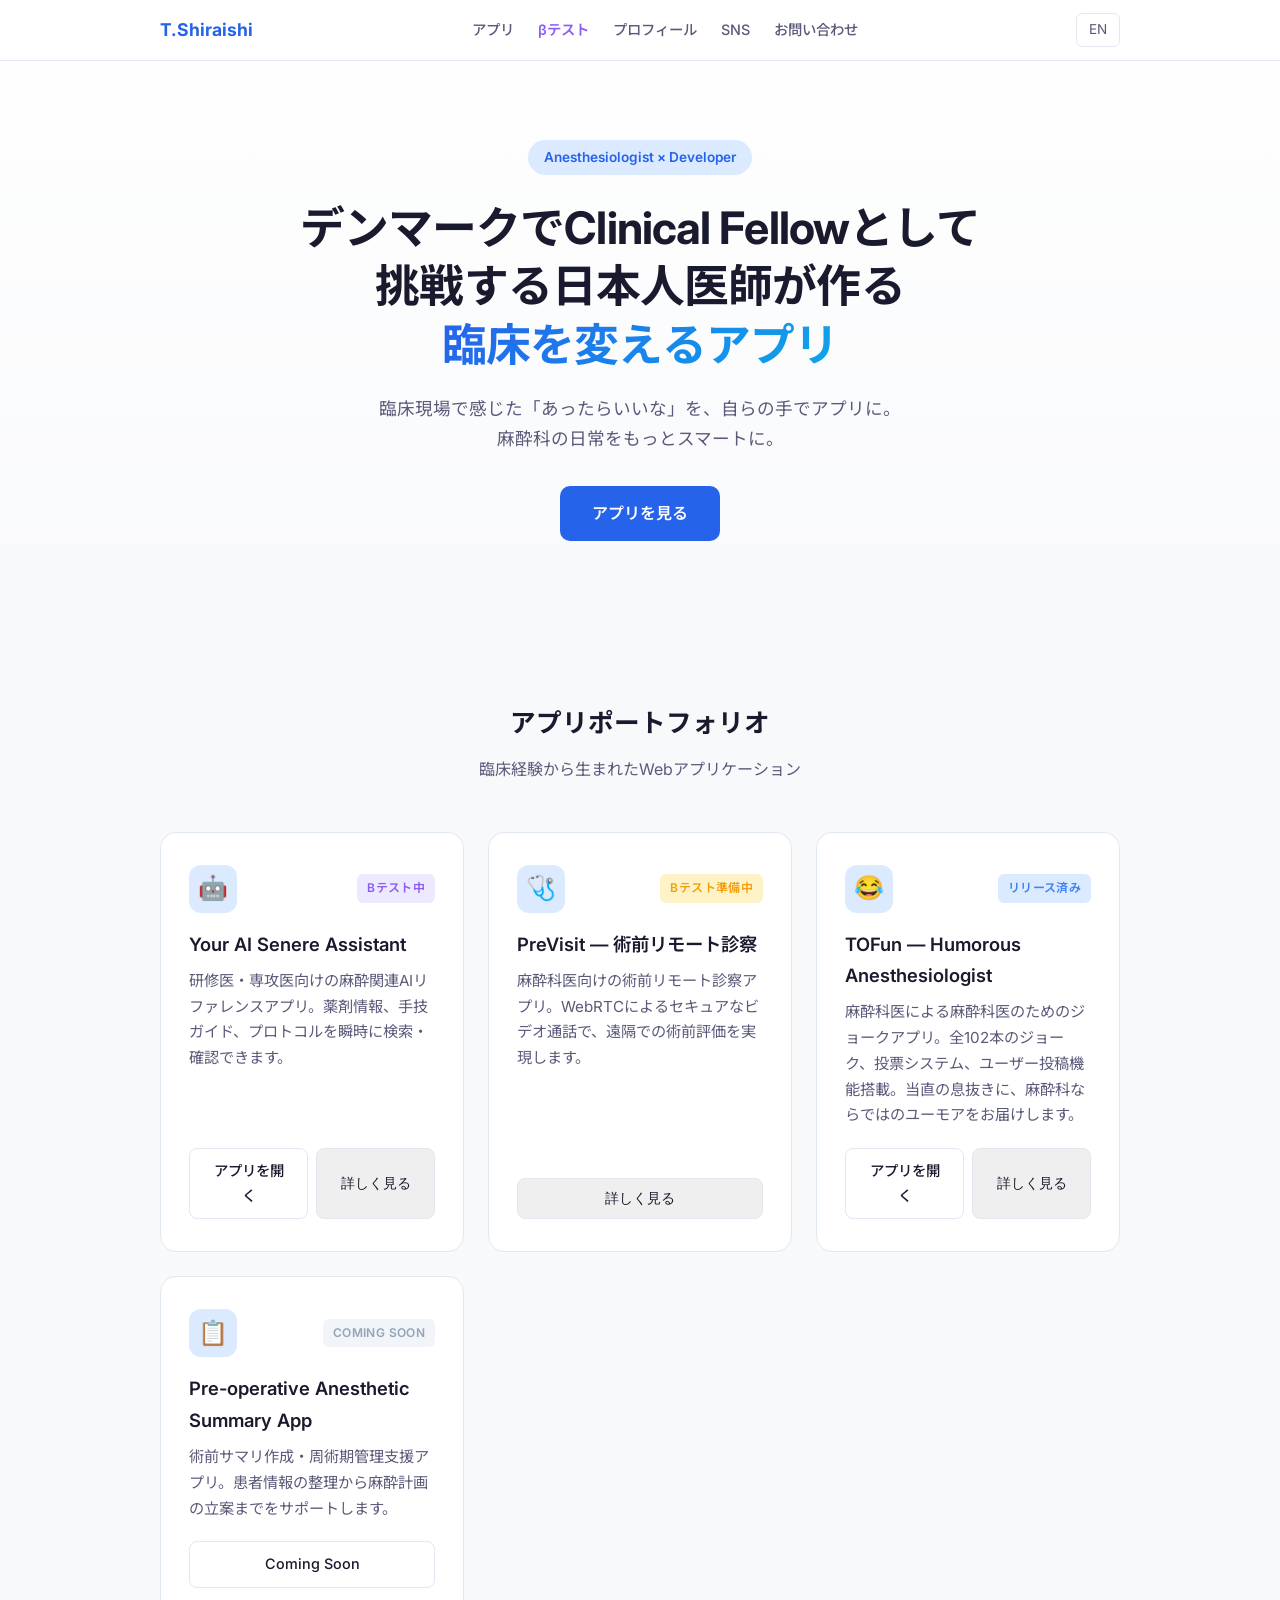
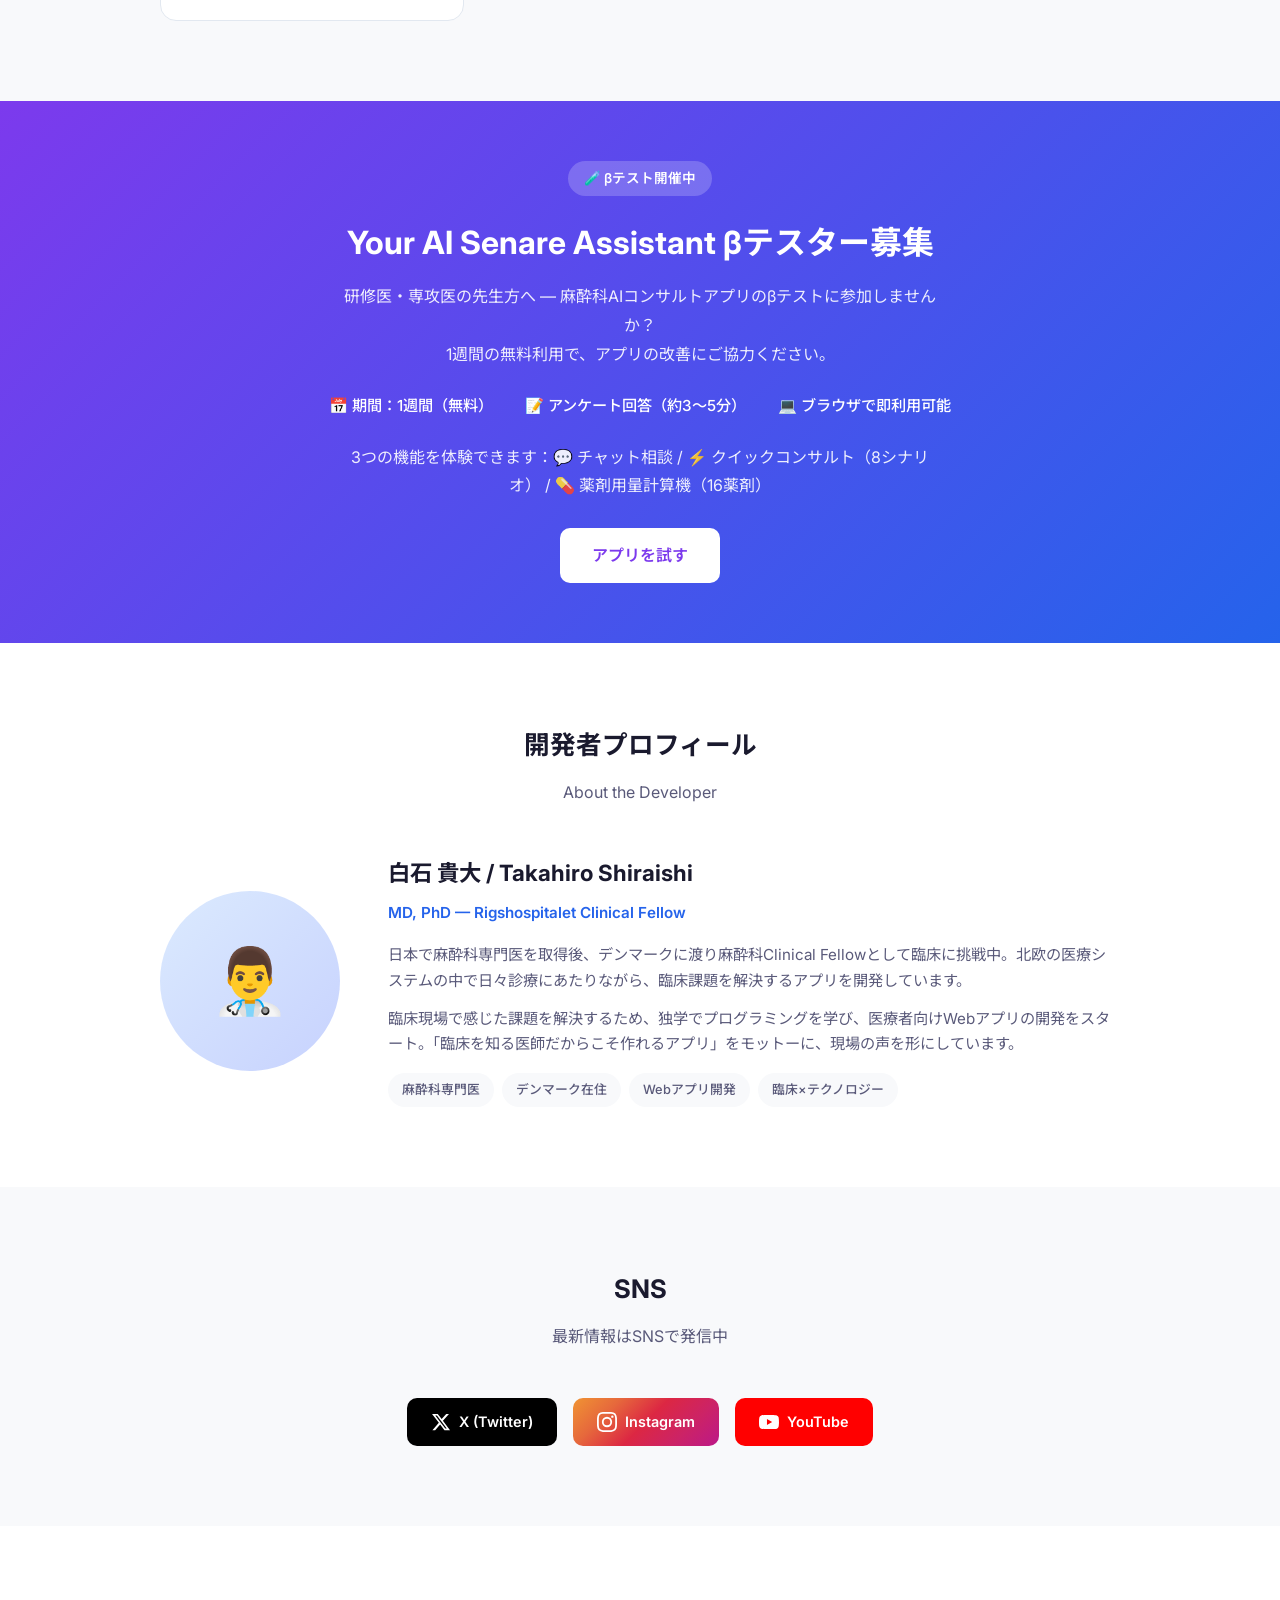
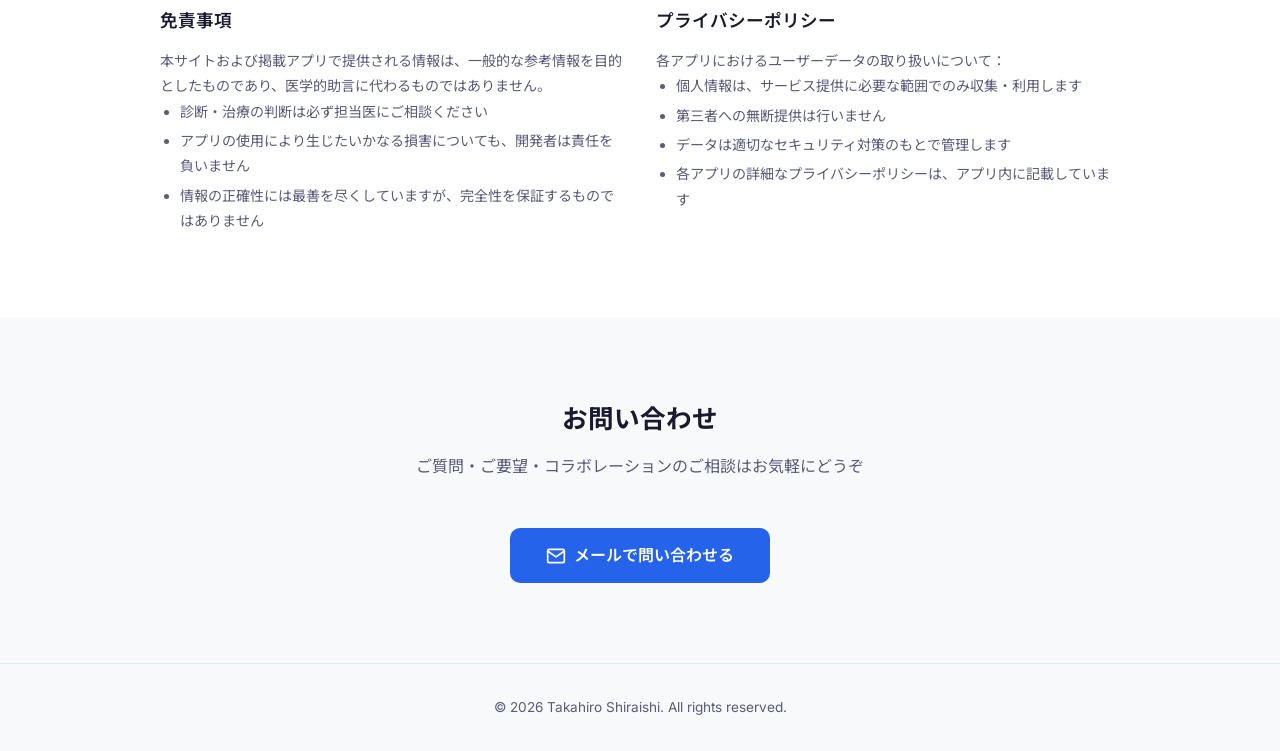
<file: index_ja.html>
<!DOCTYPE html>
<html lang="ja">
<head>
  <meta charset="UTF-8">
  <meta name="viewport" content="width=device-width, initial-scale=1.0">
  <title>麻酔科医Xの挑戦 — 麻酔科医 × アプリ開発者</title>
  <link rel="preconnect" href="https://fonts.googleapis.com">
  <link rel="preconnect" href="https://fonts.gstatic.com" crossorigin>
  <link href="https://fonts.googleapis.com/css2?family=Inter:wght@400;500;600;700&family=Noto+Sans+JP:wght@400;500;600;700&display=swap" rel="stylesheet">
  <style>
    :root {
      --color-bg: #f8f9fb;
      --color-white: #ffffff;
      --color-text: #1a1a2e;
      --color-text-secondary: #5a5a7a;
      --color-primary: #2563eb;
      --color-primary-light: #dbeafe;
      --color-primary-dark: #1d4ed8;
      --color-accent: #0ea5e9;
      --color-border: #e2e8f0;
      --color-badge-beta: #8b5cf6;
      --color-badge-dev: #f59e0b;
      --color-badge-soon: #94a3b8;
      --color-badge-ready: #10b981;
      --color-badge-live: #3b82f6;
      --font-sans: 'Inter', 'Noto Sans JP', sans-serif;
      --max-width: 960px;
      --section-padding: 80px 24px;
    }

    *, *::before, *::after {
      margin: 0;
      padding: 0;
      box-sizing: border-box;
    }

    html {
      scroll-behavior: smooth;
    }

    body {
      font-family: var(--font-sans);
      background: var(--color-bg);
      color: var(--color-text);
      line-height: 1.7;
      -webkit-font-smoothing: antialiased;
    }

    /* Navigation */
    nav {
      position: fixed;
      top: 0;
      left: 0;
      right: 0;
      background: rgba(255, 255, 255, 0.92);
      backdrop-filter: blur(12px);
      border-bottom: 1px solid var(--color-border);
      z-index: 100;
      padding: 0 24px;
    }

    nav .nav-inner {
      max-width: var(--max-width);
      margin: 0 auto;
      display: flex;
      align-items: center;
      justify-content: space-between;
      height: 60px;
    }

    nav .logo {
      font-weight: 700;
      font-size: 1.1rem;
      color: var(--color-primary);
      text-decoration: none;
    }

    nav .nav-links {
      display: flex;
      gap: 24px;
      list-style: none;
    }

    nav .nav-links a {
      text-decoration: none;
      color: var(--color-text-secondary);
      font-size: 0.9rem;
      font-weight: 500;
      transition: color 0.2s;
    }

    nav .nav-links a:hover {
      color: var(--color-primary);
    }

    .lang-switch {
      font-size: 0.85rem;
      color: var(--color-text-secondary);
      text-decoration: none;
      border: 1px solid var(--color-border);
      padding: 4px 12px;
      border-radius: 6px;
      transition: all 0.2s;
    }

    .lang-switch:hover {
      border-color: var(--color-primary);
      color: var(--color-primary);
    }

    /* Hero */
    .hero {
      padding: 140px 24px 80px;
      text-align: center;
      background: linear-gradient(180deg, var(--color-white) 0%, var(--color-bg) 100%);
    }

    .hero-inner {
      max-width: var(--max-width);
      margin: 0 auto;
    }

    .hero-label {
      display: inline-block;
      background: var(--color-primary-light);
      color: var(--color-primary);
      font-size: 0.85rem;
      font-weight: 600;
      padding: 6px 16px;
      border-radius: 20px;
      margin-bottom: 24px;
    }

    .hero h1 {
      font-size: clamp(1.8rem, 5vw, 2.8rem);
      font-weight: 700;
      line-height: 1.3;
      margin-bottom: 20px;
      letter-spacing: -0.02em;
    }

    .hero h1 span {
      background: linear-gradient(135deg, var(--color-primary), var(--color-accent));
      -webkit-background-clip: text;
      -webkit-text-fill-color: transparent;
      background-clip: text;
    }

    .hero p {
      font-size: 1.1rem;
      color: var(--color-text-secondary);
      max-width: 600px;
      margin: 0 auto 32px;
    }

    .hero-cta {
      display: inline-block;
      background: var(--color-primary);
      color: var(--color-white);
      padding: 14px 32px;
      border-radius: 10px;
      text-decoration: none;
      font-weight: 600;
      font-size: 1rem;
      transition: background 0.2s, transform 0.2s;
    }

    .hero-cta:hover {
      background: var(--color-primary-dark);
      transform: translateY(-1px);
    }

    /* Section common */
    section {
      padding: var(--section-padding);
    }

    .section-inner {
      max-width: var(--max-width);
      margin: 0 auto;
    }

    .section-title {
      font-size: 1.6rem;
      font-weight: 700;
      text-align: center;
      margin-bottom: 12px;
    }

    .section-subtitle {
      text-align: center;
      color: var(--color-text-secondary);
      margin-bottom: 48px;
      font-size: 1rem;
    }

    /* App Cards */
    .app-grid {
      display: grid;
      grid-template-columns: repeat(auto-fit, minmax(280px, 1fr));
      gap: 24px;
    }

    .app-card {
      background: var(--color-white);
      border: 1px solid var(--color-border);
      border-radius: 16px;
      padding: 32px 28px;
      transition: transform 0.2s, box-shadow 0.2s;
      display: flex;
      flex-direction: column;
    }

    .app-card:hover {
      transform: translateY(-4px);
      box-shadow: 0 12px 32px rgba(0, 0, 0, 0.08);
    }

    .app-card-header {
      display: flex;
      align-items: center;
      justify-content: space-between;
      margin-bottom: 16px;
    }

    .app-icon {
      width: 48px;
      height: 48px;
      border-radius: 12px;
      display: flex;
      align-items: center;
      justify-content: center;
      font-size: 1.5rem;
      background: var(--color-primary-light);
    }

    .badge {
      font-size: 0.75rem;
      font-weight: 600;
      padding: 4px 10px;
      border-radius: 6px;
      text-transform: uppercase;
      letter-spacing: 0.03em;
    }

    .badge-beta {
      background: #ede9fe;
      color: var(--color-badge-beta);
    }

    .badge-dev {
      background: #fef3c7;
      color: var(--color-badge-dev);
    }

    .badge-soon {
      background: #f1f5f9;
      color: var(--color-badge-soon);
    }

    .badge-ready {
      background: #d1fae5;
      color: var(--color-badge-ready);
    }

    .badge-live {
      background: #dbeafe;
      color: var(--color-badge-live);
    }

    .app-card h3 {
      font-size: 1.15rem;
      font-weight: 600;
      margin-bottom: 8px;
    }

    .app-card p {
      color: var(--color-text-secondary);
      font-size: 0.95rem;
      flex: 1;
      margin-bottom: 20px;
    }

    .app-card .btn-detail {
      display: inline-block;
      text-align: center;
      padding: 10px 20px;
      border: 1px solid var(--color-border);
      border-radius: 8px;
      text-decoration: none;
      color: var(--color-text);
      font-weight: 500;
      font-size: 0.9rem;
      transition: all 0.2s;
    }

    .app-card .btn-detail:hover {
      border-color: var(--color-primary);
      color: var(--color-primary);
      background: var(--color-primary-light);
    }

    /* Profile */
    .profile-section {
      background: var(--color-white);
    }

    .profile-content {
      display: flex;
      gap: 48px;
      align-items: center;
    }

    .profile-avatar {
      width: 180px;
      height: 180px;
      border-radius: 50%;
      background: linear-gradient(135deg, var(--color-primary-light), #c7d2fe);
      display: flex;
      align-items: center;
      justify-content: center;
      font-size: 4rem;
      flex-shrink: 0;
    }

    .profile-text h3 {
      font-size: 1.4rem;
      font-weight: 700;
      margin-bottom: 8px;
    }

    .profile-text .profile-role {
      color: var(--color-primary);
      font-weight: 600;
      font-size: 0.95rem;
      margin-bottom: 16px;
    }

    .profile-text p {
      color: var(--color-text-secondary);
      font-size: 0.95rem;
      margin-bottom: 12px;
    }

    .profile-tags {
      display: flex;
      flex-wrap: wrap;
      gap: 8px;
      margin-top: 16px;
    }

    .profile-tag {
      background: var(--color-bg);
      color: var(--color-text-secondary);
      font-size: 0.8rem;
      font-weight: 500;
      padding: 6px 14px;
      border-radius: 20px;
    }

    /* SNS Links */
    .sns-links {
      display: flex;
      justify-content: center;
      gap: 16px;
      flex-wrap: wrap;
    }

    .sns-btn {
      display: inline-flex;
      align-items: center;
      gap: 8px;
      padding: 12px 24px;
      border-radius: 10px;
      text-decoration: none;
      font-weight: 600;
      font-size: 0.9rem;
      transition: transform 0.2s, box-shadow 0.2s;
      color: var(--color-white);
    }

    .sns-btn:hover {
      transform: translateY(-2px);
      box-shadow: 0 6px 20px rgba(0, 0, 0, 0.15);
    }

    .sns-x { background: #000000; }
    .sns-instagram { background: linear-gradient(135deg, #f09433, #e6683c, #dc2743, #cc2366, #bc1888); }
    .sns-youtube { background: #ff0000; }

    /* Legal */
    .legal-section {
      background: var(--color-white);
    }

    .legal-grid {
      display: grid;
      grid-template-columns: 1fr 1fr;
      gap: 32px;
    }

    .legal-block h3 {
      font-size: 1.1rem;
      font-weight: 600;
      margin-bottom: 12px;
      color: var(--color-text);
    }

    .legal-block p, .legal-block ul {
      color: var(--color-text-secondary);
      font-size: 0.88rem;
      line-height: 1.8;
    }

    .legal-block ul {
      padding-left: 20px;
    }

    .legal-block li {
      margin-bottom: 4px;
    }

    /* Contact */
    .contact-section {
      text-align: center;
    }

    .contact-btn {
      display: inline-flex;
      align-items: center;
      gap: 8px;
      background: var(--color-primary);
      color: var(--color-white);
      padding: 14px 36px;
      border-radius: 10px;
      text-decoration: none;
      font-weight: 600;
      font-size: 1rem;
      transition: background 0.2s, transform 0.2s;
    }

    .contact-btn:hover {
      background: var(--color-primary-dark);
      transform: translateY(-1px);
    }

    /* Footer */
    footer {
      text-align: center;
      padding: 32px 24px;
      color: var(--color-text-secondary);
      font-size: 0.85rem;
      border-top: 1px solid var(--color-border);
    }

    /* Modal */
    .modal-backdrop {
      display: none;
      position: fixed;
      inset: 0;
      background: rgba(0, 0, 0, 0.5);
      z-index: 200;
      backdrop-filter: blur(4px);
      opacity: 0;
      transition: opacity 0.3s;
    }

    .modal-backdrop.active {
      display: flex;
      align-items: center;
      justify-content: center;
      opacity: 1;
    }

    .modal {
      background: var(--color-white);
      border-radius: 20px;
      max-width: 640px;
      width: calc(100% - 32px);
      max-height: 85vh;
      overflow-y: auto;
      padding: 40px 36px;
      position: relative;
      transform: translateY(20px);
      transition: transform 0.3s;
    }

    .modal-backdrop.active .modal {
      transform: translateY(0);
    }

    .modal-close {
      position: absolute;
      top: 16px;
      right: 16px;
      width: 36px;
      height: 36px;
      border: none;
      background: var(--color-bg);
      border-radius: 50%;
      font-size: 1.2rem;
      cursor: pointer;
      display: flex;
      align-items: center;
      justify-content: center;
      color: var(--color-text-secondary);
      transition: background 0.2s;
    }

    .modal-close:hover {
      background: var(--color-border);
    }

    .modal-header {
      display: flex;
      align-items: center;
      gap: 16px;
      margin-bottom: 24px;
    }

    .modal-header .app-icon {
      width: 56px;
      height: 56px;
      font-size: 1.8rem;
    }

    .modal-header h2 {
      font-size: 1.4rem;
      font-weight: 700;
    }

    .modal-header .badge {
      margin-left: 8px;
    }

    .modal-intro {
      color: var(--color-text-secondary);
      font-size: 0.95rem;
      margin-bottom: 28px;
      line-height: 1.8;
    }

    .modal-feature {
      margin-bottom: 24px;
    }

    .modal-feature h3 {
      font-size: 1.05rem;
      font-weight: 600;
      margin-bottom: 8px;
      display: flex;
      align-items: center;
      gap: 8px;
    }

    .modal-feature p,
    .modal-feature ul {
      color: var(--color-text-secondary);
      font-size: 0.9rem;
      line-height: 1.8;
    }

    .modal-feature ul {
      padding-left: 20px;
    }

    .modal-feature li {
      margin-bottom: 4px;
    }

    .modal-cta {
      display: flex;
      gap: 12px;
      margin-top: 32px;
    }

    .modal-cta .btn-primary {
      display: inline-block;
      background: var(--color-primary);
      color: var(--color-white);
      padding: 12px 28px;
      border-radius: 10px;
      text-decoration: none;
      font-weight: 600;
      font-size: 0.95rem;
      transition: background 0.2s;
    }

    .modal-cta .btn-primary:hover {
      background: var(--color-primary-dark);
    }

    .modal-cta .btn-secondary {
      display: inline-block;
      background: var(--color-white);
      color: var(--color-primary);
      padding: 12px 28px;
      border-radius: 10px;
      text-decoration: none;
      font-weight: 600;
      font-size: 0.95rem;
      border: 1px solid var(--color-primary);
      transition: background 0.2s;
    }

    .modal-cta .btn-secondary:hover {
      background: var(--color-primary-light);
    }

    /* Beta Banner */
    .beta-banner {
      background: linear-gradient(135deg, #7c3aed, #2563eb);
      color: var(--color-white);
      padding: 60px 24px;
      text-align: center;
    }

    .beta-banner-inner {
      max-width: var(--max-width);
      margin: 0 auto;
    }

    .beta-banner-label {
      display: inline-block;
      background: rgba(255, 255, 255, 0.2);
      color: var(--color-white);
      font-size: 0.85rem;
      font-weight: 600;
      padding: 6px 16px;
      border-radius: 20px;
      margin-bottom: 20px;
    }

    .beta-banner h2 {
      font-size: clamp(1.4rem, 4vw, 2rem);
      font-weight: 700;
      margin-bottom: 12px;
    }

    .beta-banner p {
      font-size: 1rem;
      opacity: 0.9;
      max-width: 600px;
      margin: 0 auto 12px;
      line-height: 1.8;
    }

    .beta-banner-details {
      display: flex;
      justify-content: center;
      gap: 32px;
      margin: 24px 0;
      flex-wrap: wrap;
    }

    .beta-banner-detail {
      display: flex;
      align-items: center;
      gap: 8px;
      font-size: 0.95rem;
      font-weight: 500;
    }

    .beta-banner-actions {
      display: flex;
      justify-content: center;
      gap: 12px;
      margin-top: 28px;
      flex-wrap: wrap;
    }

    .beta-btn-primary {
      display: inline-block;
      background: var(--color-white);
      color: #7c3aed;
      padding: 14px 32px;
      border-radius: 10px;
      text-decoration: none;
      font-weight: 600;
      font-size: 1rem;
      transition: transform 0.2s, box-shadow 0.2s;
    }

    .beta-btn-primary:hover {
      transform: translateY(-1px);
      box-shadow: 0 6px 20px rgba(0, 0, 0, 0.2);
    }

    .beta-btn-secondary {
      display: inline-block;
      background: transparent;
      color: var(--color-white);
      padding: 14px 32px;
      border-radius: 10px;
      text-decoration: none;
      font-weight: 600;
      font-size: 1rem;
      border: 2px solid rgba(255, 255, 255, 0.5);
      transition: all 0.2s;
    }

    .beta-btn-secondary:hover {
      border-color: var(--color-white);
      background: rgba(255, 255, 255, 0.1);
    }

    .app-card .btn-group {
      display: flex;
      gap: 8px;
    }

    .app-card .btn-group .btn-detail {
      flex: 1;
    }

    /* Mobile */
    @media (max-width: 768px) {
      nav .nav-links {
        display: none;
      }

      .profile-content {
        flex-direction: column;
        text-align: center;
      }

      .profile-tags {
        justify-content: center;
      }

      .legal-grid {
        grid-template-columns: 1fr;
      }

      .app-grid {
        grid-template-columns: 1fr;
      }

      .modal {
        padding: 32px 24px;
        max-height: 90vh;
      }

      .modal-cta {
        flex-direction: column;
      }

      .modal-cta .btn-primary {
        text-align: center;
      }

      .app-card .btn-group {
        flex-direction: column;
      }
    }
  </style>
</head>
<body>

  <!-- Navigation -->
  <nav>
    <div class="nav-inner">
      <a href="#" class="logo">T.Shiraishi</a>
      <ul class="nav-links">
        <li><a href="#apps">アプリ</a></li>
        <li><a href="#beta-test" style="color:var(--color-badge-beta);font-weight:600">βテスト</a></li>
        <li><a href="#profile">プロフィール</a></li>
        <li><a href="#sns">SNS</a></li>
        <li><a href="#contact">お問い合わせ</a></li>
      </ul>
      <a href="/en" class="lang-switch">EN</a>
    </div>
  </nav>

  <!-- Hero -->
  <section class="hero">
    <div class="hero-inner">
      <div class="hero-label">Anesthesiologist × Developer</div>
      <h1>デンマークでClinical Fellowとして<br>挑戦する日本人医師が作る<br><span>臨床を変えるアプリ</span></h1>
      <p>臨床現場で感じた「あったらいいな」を、自らの手でアプリに。<br>麻酔科の日常をもっとスマートに。</p>
      <a href="#apps" class="hero-cta">アプリを見る</a>
    </div>
  </section>

  <!-- Apps -->
  <section id="apps">
    <div class="section-inner">
      <h2 class="section-title">アプリポートフォリオ</h2>
      <p class="section-subtitle">臨床経験から生まれたWebアプリケーション</p>

      <div class="app-grid">
        <!-- App 1 -->
        <div class="app-card">
          <div class="app-card-header">
            <div class="app-icon">🤖</div>
            <span class="badge badge-beta">βテスト中</span>
          </div>
          <h3>Your AI Senere Assistant</h3>
          <p>研修医・専攻医向けの麻酔関連AIリファレンスアプリ。薬剤情報、手技ガイド、プロトコルを瞬時に検索・確認できます。</p>
          <div class="btn-group">
            <a href="https://senere-next-production.up.railway.app/" class="btn-detail" target="_blank">アプリを開く</a>
            <button class="btn-detail" onclick="document.getElementById('modal-senere').classList.add('active')">詳しく見る</button>
          </div>
        </div>

        <!-- App 2 -->
        <div class="app-card">
          <div class="app-card-header">
            <div class="app-icon">🩺</div>
            <span class="badge badge-dev">βテスト準備中</span>
          </div>
          <h3>PreVisit — 術前リモート診察</h3>
          <p>麻酔科医向けの術前リモート診察アプリ。WebRTCによるセキュアなビデオ通話で、遠隔での術前評価を実現します。</p>
          <button class="btn-detail" onclick="document.getElementById('modal-previsit').classList.add('active')">詳しく見る</button>
        </div>

        <!-- App 3 -->
        <div class="app-card">
          <div class="app-card-header">
            <div class="app-icon">😂</div>
            <span class="badge badge-live">リリース済み</span>
          </div>
          <h3>TOFun — Humorous Anesthesiologist</h3>
          <p>麻酔科医による麻酔科医のためのジョークアプリ。全102本のジョーク、投票システム、ユーザー投稿機能搭載。当直の息抜きに、麻酔科ならではのユーモアをお届けします。</p>
          <div class="btn-group">
            <a href="https://joke-app-production.up.railway.app/" class="btn-detail" target="_blank">アプリを開く</a>
            <button class="btn-detail" onclick="document.getElementById('modal-tofun').classList.add('active')">詳しく見る</button>
          </div>
        </div>

        <!-- App 4 -->
        <div class="app-card">
          <div class="app-card-header">
            <div class="app-icon">📋</div>
            <span class="badge badge-soon">Coming Soon</span>
          </div>
          <h3>Pre-operative Anesthetic Summary App</h3>
          <p>術前サマリ作成・周術期管理支援アプリ。患者情報の整理から麻酔計画の立案までをサポートします。</p>
          <a href="#" class="btn-detail">Coming Soon</a>
        </div>
      </div>
    </div>
  </section>

  <!-- Beta Test Banner -->
  <section id="beta-test" class="beta-banner">
    <div class="beta-banner-inner">
      <div class="beta-banner-label">🧪 βテスト開催中</div>
      <h2>Your AI Senare Assistant βテスター募集</h2>
      <p>研修医・専攻医の先生方へ — 麻酔科AIコンサルトアプリのβテストに参加しませんか？<br>1週間の無料利用で、アプリの改善にご協力ください。</p>

      <div class="beta-banner-details">
        <div class="beta-banner-detail">📅 期間：1週間（無料）</div>
        <div class="beta-banner-detail">📝 アンケート回答（約3〜5分）</div>
        <div class="beta-banner-detail">💻 ブラウザで即利用可能</div>
      </div>

      <p>3つの機能を体験できます：💬 チャット相談 / ⚡ クイックコンサルト（8シナリオ） / 💊 薬剤用量計算機（16薬剤）</p>

      <div class="beta-banner-actions">
        <a href="https://senere-next-production.up.railway.app/" class="beta-btn-primary" target="_blank">アプリを試す</a>
      </div>
    </div>
  </section>

  <!-- Profile -->
  <section id="profile" class="profile-section">
    <div class="section-inner">
      <h2 class="section-title">開発者プロフィール</h2>
      <p class="section-subtitle">About the Developer</p>

      <div class="profile-content">
        <div class="profile-avatar">👨‍⚕️</div>
        <div class="profile-text">
          <h3>白石 貴大 / Takahiro Shiraishi</h3>
          <div class="profile-role">MD, PhD — Rigshospitalet Clinical Fellow</div>
          <p>日本で麻酔科専門医を取得後、デンマークに渡り麻酔科Clinical Fellowとして臨床に挑戦中。北欧の医療システムの中で日々診療にあたりながら、臨床課題を解決するアプリを開発しています。</p>
          <p>臨床現場で感じた課題を解決するため、独学でプログラミングを学び、医療者向けWebアプリの開発をスタート。「臨床を知る医師だからこそ作れるアプリ」をモットーに、現場の声を形にしています。</p>
          <div class="profile-tags">
            <span class="profile-tag">麻酔科専門医</span>
            <span class="profile-tag">デンマーク在住</span>
            <span class="profile-tag">Webアプリ開発</span>
            <span class="profile-tag">臨床×テクノロジー</span>
          </div>
        </div>
      </div>
    </div>
  </section>

  <!-- SNS -->
  <section id="sns">
    <div class="section-inner">
      <h2 class="section-title">SNS</h2>
      <p class="section-subtitle">最新情報はSNSで発信中</p>

      <div class="sns-links">
        <a href="https://x.com/dk_anes_doctor" class="sns-btn sns-x" target="_blank" rel="noopener">
          <svg width="20" height="20" viewBox="0 0 24 24" fill="currentColor"><path d="M18.244 2.25h3.308l-7.227 8.26 8.502 11.24H16.17l-5.214-6.817L4.99 21.75H1.68l7.73-8.835L1.254 2.25H8.08l4.713 6.231zm-1.161 17.52h1.833L7.084 4.126H5.117z"/></svg>
          X (Twitter)
        </a>
        <a href="https://instagram.com/dk_anes_doctor" class="sns-btn sns-instagram" target="_blank" rel="noopener">
          <svg width="20" height="20" viewBox="0 0 24 24" fill="currentColor"><path d="M12 2.163c3.204 0 3.584.012 4.85.07 3.252.148 4.771 1.691 4.919 4.919.058 1.265.069 1.645.069 4.849 0 3.205-.012 3.584-.069 4.849-.149 3.225-1.664 4.771-4.919 4.919-1.266.058-1.644.07-4.85.07-3.204 0-3.584-.012-4.849-.07-3.26-.149-4.771-1.699-4.919-4.92-.058-1.265-.07-1.644-.07-4.849 0-3.204.013-3.583.07-4.849.149-3.227 1.664-4.771 4.919-4.919 1.266-.057 1.645-.069 4.849-.069zM12 0C8.741 0 8.333.014 7.053.072 2.695.272.273 2.69.073 7.052.014 8.333 0 8.741 0 12c0 3.259.014 3.668.072 4.948.2 4.358 2.618 6.78 6.98 6.98C8.333 23.986 8.741 24 12 24c3.259 0 3.668-.014 4.948-.072 4.354-.2 6.782-2.618 6.979-6.98.059-1.28.073-1.689.073-4.948 0-3.259-.014-3.667-.072-4.947-.196-4.354-2.617-6.78-6.979-6.98C15.668.014 15.259 0 12 0zm0 5.838a6.162 6.162 0 100 12.324 6.162 6.162 0 000-12.324zM12 16a4 4 0 110-8 4 4 0 010 8zm6.406-11.845a1.44 1.44 0 100 2.881 1.44 1.44 0 000-2.881z"/></svg>
          Instagram
        </a>
        <a href="#" class="sns-btn sns-youtube">
          <svg width="20" height="20" viewBox="0 0 24 24" fill="currentColor"><path d="M23.498 6.186a3.016 3.016 0 00-2.122-2.136C19.505 3.545 12 3.545 12 3.545s-7.505 0-9.377.505A3.017 3.017 0 00.502 6.186C0 8.07 0 12 0 12s0 3.93.502 5.814a3.016 3.016 0 002.122 2.136c1.871.505 9.376.505 9.376.505s7.505 0 9.377-.505a3.015 3.015 0 002.122-2.136C24 15.93 24 12 24 12s0-3.93-.502-5.814zM9.545 15.568V8.432L15.818 12l-6.273 3.568z"/></svg>
          YouTube
        </a>
      </div>
    </div>
  </section>

  <!-- Legal -->
  <section id="legal" class="legal-section">
    <div class="section-inner">
      <div class="legal-grid">
        <div class="legal-block">
          <h3>免責事項</h3>
          <p>本サイトおよび掲載アプリで提供される情報は、一般的な参考情報を目的としたものであり、医学的助言に代わるものではありません。</p>
          <ul>
            <li>診断・治療の判断は必ず担当医にご相談ください</li>
            <li>アプリの使用により生じたいかなる損害についても、開発者は責任を負いません</li>
            <li>情報の正確性には最善を尽くしていますが、完全性を保証するものではありません</li>
          </ul>
        </div>
        <div class="legal-block">
          <h3>プライバシーポリシー</h3>
          <p>各アプリにおけるユーザーデータの取り扱いについて：</p>
          <ul>
            <li>個人情報は、サービス提供に必要な範囲でのみ収集・利用します</li>
            <li>第三者への無断提供は行いません</li>
            <li>データは適切なセキュリティ対策のもとで管理します</li>
            <li>各アプリの詳細なプライバシーポリシーは、アプリ内に記載しています</li>
          </ul>
        </div>
      </div>
    </div>
  </section>

  <!-- Contact -->
  <section id="contact" class="contact-section">
    <div class="section-inner">
      <h2 class="section-title">お問い合わせ</h2>
      <p class="section-subtitle">ご質問・ご要望・コラボレーションのご相談はお気軽にどうぞ</p>
      <a href="mailto:contact@example.com" class="contact-btn">
        <svg width="20" height="20" viewBox="0 0 24 24" fill="none" stroke="currentColor" stroke-width="2" stroke-linecap="round" stroke-linejoin="round"><path d="M4 4h16c1.1 0 2 .9 2 2v12c0 1.1-.9 2-2 2H4c-1.1 0-2-.9-2-2V6c0-1.1.9-2 2-2z"/><polyline points="22,6 12,13 2,6"/></svg>
        メールで問い合わせる
      </a>
    </div>
  </section>

  <!-- Senere Assistant Detail Modal -->
  <div id="modal-senere" class="modal-backdrop" onclick="if(event.target===this)this.classList.remove('active')">
    <div class="modal">
      <button class="modal-close" onclick="document.getElementById('modal-senere').classList.remove('active')">&times;</button>

      <div class="modal-header">
        <div class="app-icon">🤖</div>
        <div>
          <h2>Your AI Senere Assistant <span class="badge badge-beta">βテスト中</span></h2>
          <span style="color:var(--color-text-secondary);font-size:0.85rem">麻酔科AI上級医コンサルト v0.1-beta</span>
        </div>
      </div>

      <p class="modal-intro">
        Senere（セネレ）はデンマーク語で「後で」の意味。「ちょっと待って、後で聞こう」と思った疑問を、AIがすぐにサポート。研修医・専攻医のための麻酔科AIコンサルトアプリです。
      </p>

      <div class="modal-feature">
        <h3>💬 チャット相談</h3>
        <p>麻酔管理に関するあらゆる質問に、AI上級医が「要点」と「詳細」の構造化された形式で回答。緊急キーワードを検知すると自動で緊急モードに切り替わります。</p>
      </div>

      <div class="modal-feature">
        <h3>⚡ クイックコンサルト</h3>
        <p>よくある緊急シナリオを8つプリセット。ワンタップで即座にプロトコルを確認できます。</p>
        <ul>
          <li>🚨 アナフィラキシー</li>
          <li>🔥 悪性高熱症</li>
          <li>😮 困難気道</li>
          <li>💉 局所麻酔薬中毒（LAST）</li>
          <li>📉 術中低血圧</li>
          <li>💓 徐脈</li>
          <li>🤢 PONV（術後悪心嘔吐）</li>
          <li>💊 術後疼痛管理</li>
        </ul>
      </div>

      <div class="modal-feature">
        <h3>💊 薬剤用量計算機</h3>
        <p>麻酔でよく使う16薬剤の体重別用量を自動計算。患者情報を入力すれば、投与量がひと目でわかります。</p>
      </div>

      <div class="modal-feature">
        <h3>🛡️ 安全への配慮</h3>
        <p>免責事項・利用同意画面を初回表示時に確認。緊急モードでは「上級医・指導医への連絡も並行して行ってください」と常時表示。AIはあくまで補助ツールとして位置づけています。</p>
      </div>

      <div class="modal-cta">
        <a href="https://senere-next-production.up.railway.app/" class="btn-primary" target="_blank">アプリを開く</a>
      </div>
    </div>
  </div>

  <!-- TOFun Detail Modal -->
  <div id="modal-tofun" class="modal-backdrop" onclick="if(event.target===this)this.classList.remove('active')">
    <div class="modal">
      <button class="modal-close" onclick="document.getElementById('modal-tofun').classList.remove('active')">&times;</button>

      <div class="modal-header">
        <div class="app-icon">😂</div>
        <div>
          <h2>TOFun <span class="badge badge-live">リリース済み</span></h2>
          <span style="color:var(--color-text-secondary);font-size:0.85rem">Humorous Anesthesiologist v3.0</span>
        </div>
      </div>

      <p class="modal-intro">
        TOFun（トファン）は、<strong>TOF = Train-of-Four = 102</strong> にちなんだ、麻酔科医による麻酔科医のためのジョークアプリです。登録不要・無料でブラウザからすぐに使えます。
      </p>

      <div class="modal-feature">
        <h3>🎭 厳選ジョーク102本</h3>
        <p>麻酔科の日常、手術室あるある、薬剤ネタなど、麻酔科医ならニヤリとするジョークを102本収録。ボタンを押すとキャラクターが吹き出しでジョークを読み上げます。</p>
      </div>

      <div class="modal-feature">
        <h3>👍 投票システム</h3>
        <p>すべてのジョークに3段階で投票できます。</p>
        <ul>
          <li><strong>👍 Good</strong> — いいね（+2点）</li>
          <li><strong>🤩 Great</strong> — 最高！（+3点）</li>
          <li><strong>😐 Meh</strong> — うーん（-1点）</li>
        </ul>
        <p style="margin-top:8px">投票スコアでジョークが自動ランキングされ、人気の高いジョークが残り続けます。</p>
      </div>

      <div class="modal-feature">
        <h3>✏️ ユーザー投稿機能</h3>
        <p>あなたのオリジナルジョークを投稿できます。</p>
        <ul>
          <li>テキスト入力（5〜200文字）で簡単投稿</li>
          <li>投稿後すぐにジョークのローテーションに反映</li>
          <li>他のユーザーから投票で評価される</li>
          <li>重複チェック・バリデーション付きで安心</li>
        </ul>
      </div>

      <div class="modal-feature">
        <h3>🏆 キュレーションシステム</h3>
        <p>ジョークの品質を保つ自動管理の仕組みがあります。</p>
        <ul>
          <li>公式ジョーク20本は常時表示を保証</li>
          <li>残り82枠を公式・ユーザー投稿が投票スコアで競争</li>
          <li>低評価のジョークは自動的に入れ替わり、常に面白いジョークが残ります</li>
          <li>ユーザーの投票でアプリが育っていく仕組みです</li>
        </ul>
      </div>

      <div class="modal-feature">
        <h3>🫧 キャラクター演出</h3>
        <p>TOFunキャラクターが10段階に変化。ジョークを読むたびに表情が変わるので、次のジョークが見たくなる楽しい仕掛けです。</p>
      </div>

      <div class="modal-cta">
        <a href="https://joke-app-production.up.railway.app/" class="btn-primary" target="_blank">TOFunを開く</a>
      </div>
    </div>
  </div>

  <!-- PreVisit Modal -->
  <div id="modal-previsit" class="modal-backdrop" onclick="if(event.target===this)this.classList.remove('active')">
    <div class="modal">
      <button class="modal-close" onclick="document.getElementById('modal-previsit').classList.remove('active')">&times;</button>

      <div class="modal-header">
        <div class="app-icon">🩺</div>
        <div>
          <h2>PreVisit <span class="badge badge-dev">βテスト準備中</span></h2>
          <span style="color:var(--color-text-secondary);font-size:0.85rem">術前リモート診察システム</span>
        </div>
      </div>

      <p class="modal-intro">
        PreVisitは、麻酔科医が術前診察をリモートで行うためのビデオ通話アプリです。WebRTCによるP2P通信で、映像はサーバーに保存されません。
      </p>

      <div class="modal-feature">
        <h3>📹 セキュアなビデオ通話</h3>
        <p>WebRTC（P2P）による直接通信で、映像・音声データはサーバーを経由しません。患者のプライバシーを最大限に保護します。</p>
      </div>

      <div class="modal-feature">
        <h3>💬 チャット機能</h3>
        <p>ビデオ通話と同時にテキストチャットが可能。テンプレート機能で定型的な説明も効率的に。</p>
      </div>

      <div class="modal-feature">
        <h3>🔗 かんたん接続</h3>
        <p>医師がルームを作成し、患者にURLを共有するだけ。アプリのインストールや会員登録は不要です。</p>
      </div>

      <div class="modal-cta">
        <p style="color:#94a3b8;font-size:0.9rem;">βテスト準備中 — 近日公開予定</p>
      </div>
    </div>
  </div>

  <!-- Footer -->
  <footer>
    <p>&copy; 2026 Takahiro Shiraishi. All rights reserved.</p>
  </footer>

</body>
</html>
</file>
